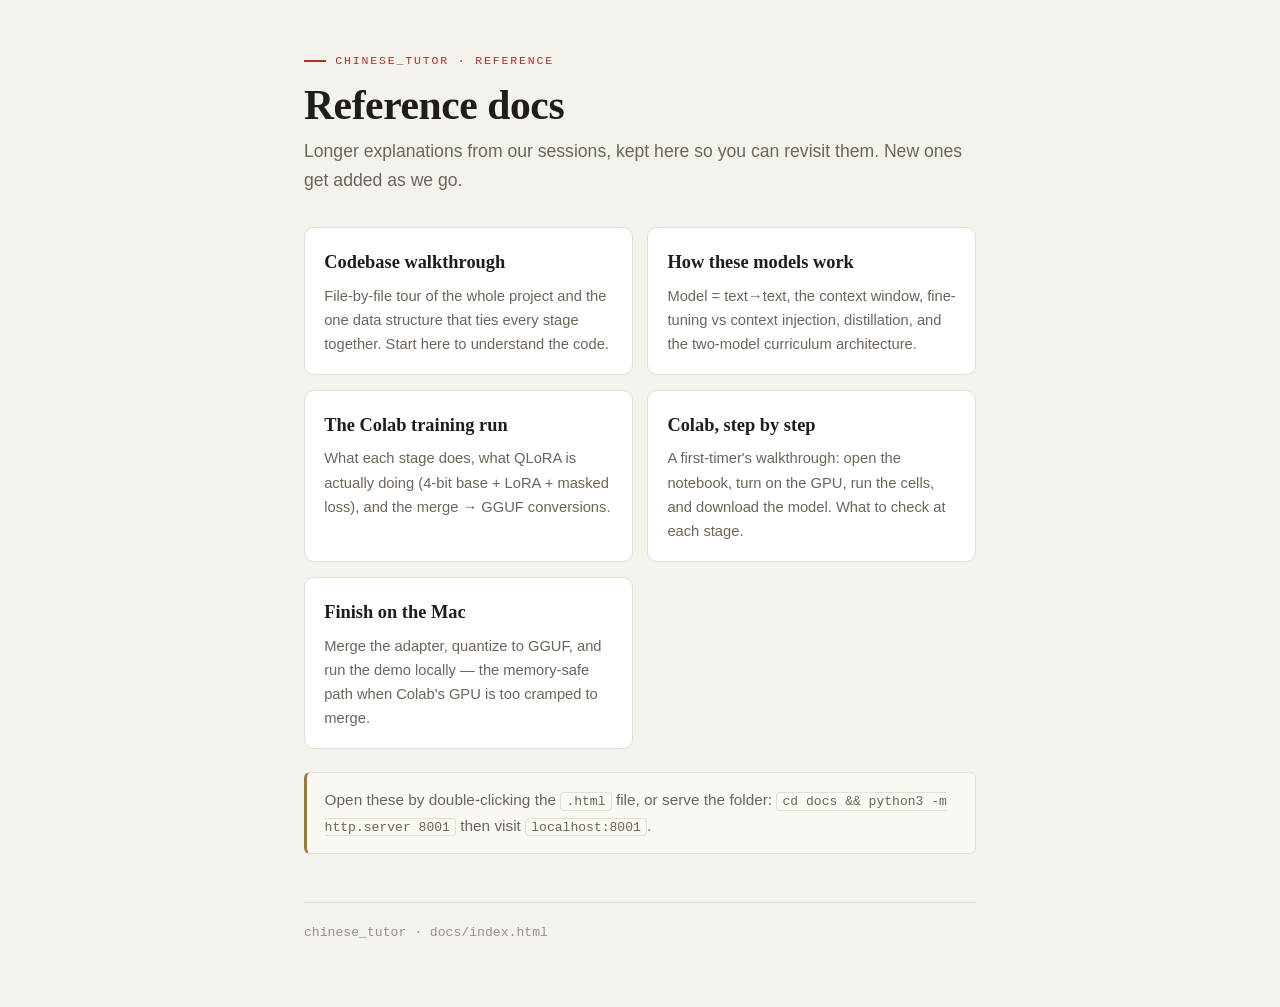
<file: docs/index.html>
<!doctype html>
<html lang="en">
<head>
<meta charset="utf-8">
<meta name="viewport" content="width=device-width, initial-scale=1">
<title>chinese_tutor — reference docs</title>
<link rel="stylesheet" href="style.css">
</head>
<body>
<div class="wrap">
  <p class="eyebrow">chinese_tutor · reference</p>
  <h1>Reference docs</h1>
  <p class="lead">Longer explanations from our sessions, kept here so you can revisit them. New ones get added as we go.</p>

  <div class="cardgrid">
    <a class="card" href="codebase-walkthrough.html">
      <h3>Codebase walkthrough</h3>
      <p>File-by-file tour of the whole project and the one data structure that ties every stage together. Start here to understand the code.</p>
    </a>
    <a class="card" href="how-llms-work.html">
      <h3>How these models work</h3>
      <p>Model = text→text, the context window, fine-tuning vs context injection, distillation, and the two-model curriculum architecture.</p>
    </a>
    <a class="card" href="training-run.html">
      <h3>The Colab training run</h3>
      <p>What each stage does, what QLoRA is actually doing (4-bit base + LoRA + masked loss), and the merge → GGUF conversions.</p>
    </a>
    <a class="card" href="colab-guide.html">
      <h3>Colab, step by step</h3>
      <p>A first-timer's walkthrough: open the notebook, turn on the GPU, run the cells, and download the model. What to check at each stage.</p>
    </a>
    <a class="card" href="finish-on-mac.html">
      <h3>Finish on the Mac</h3>
      <p>Merge the adapter, quantize to GGUF, and run the demo locally — the memory-safe path when Colab's GPU is too cramped to merge.</p>
    </a>
  </div>

  <div class="callout">Open these by double-clicking the <code>.html</code> file, or serve the folder: <code>cd docs &amp;&amp; python3 -m http.server 8001</code> then visit <code>localhost:8001</code>.</div>

  <div class="foot">chinese_tutor · docs/index.html</div>
</div>
</body>
</html>
</file>
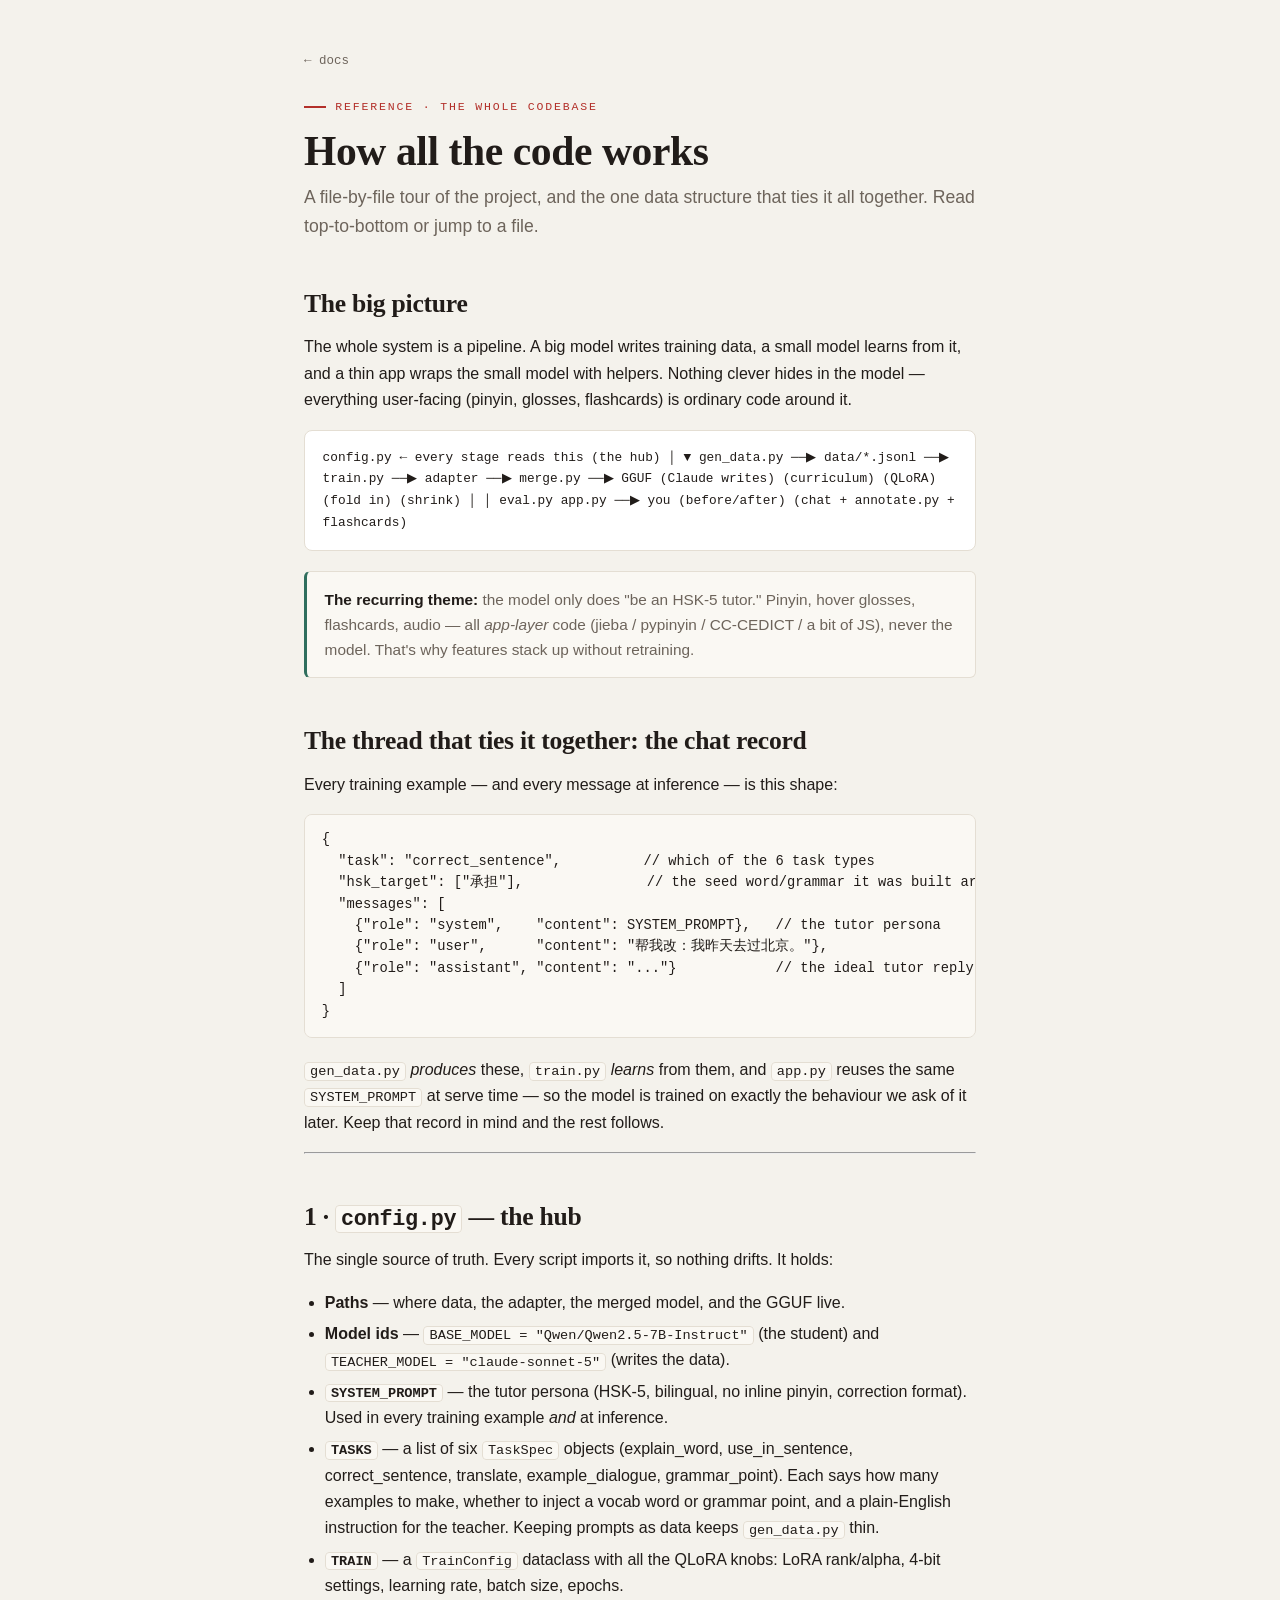
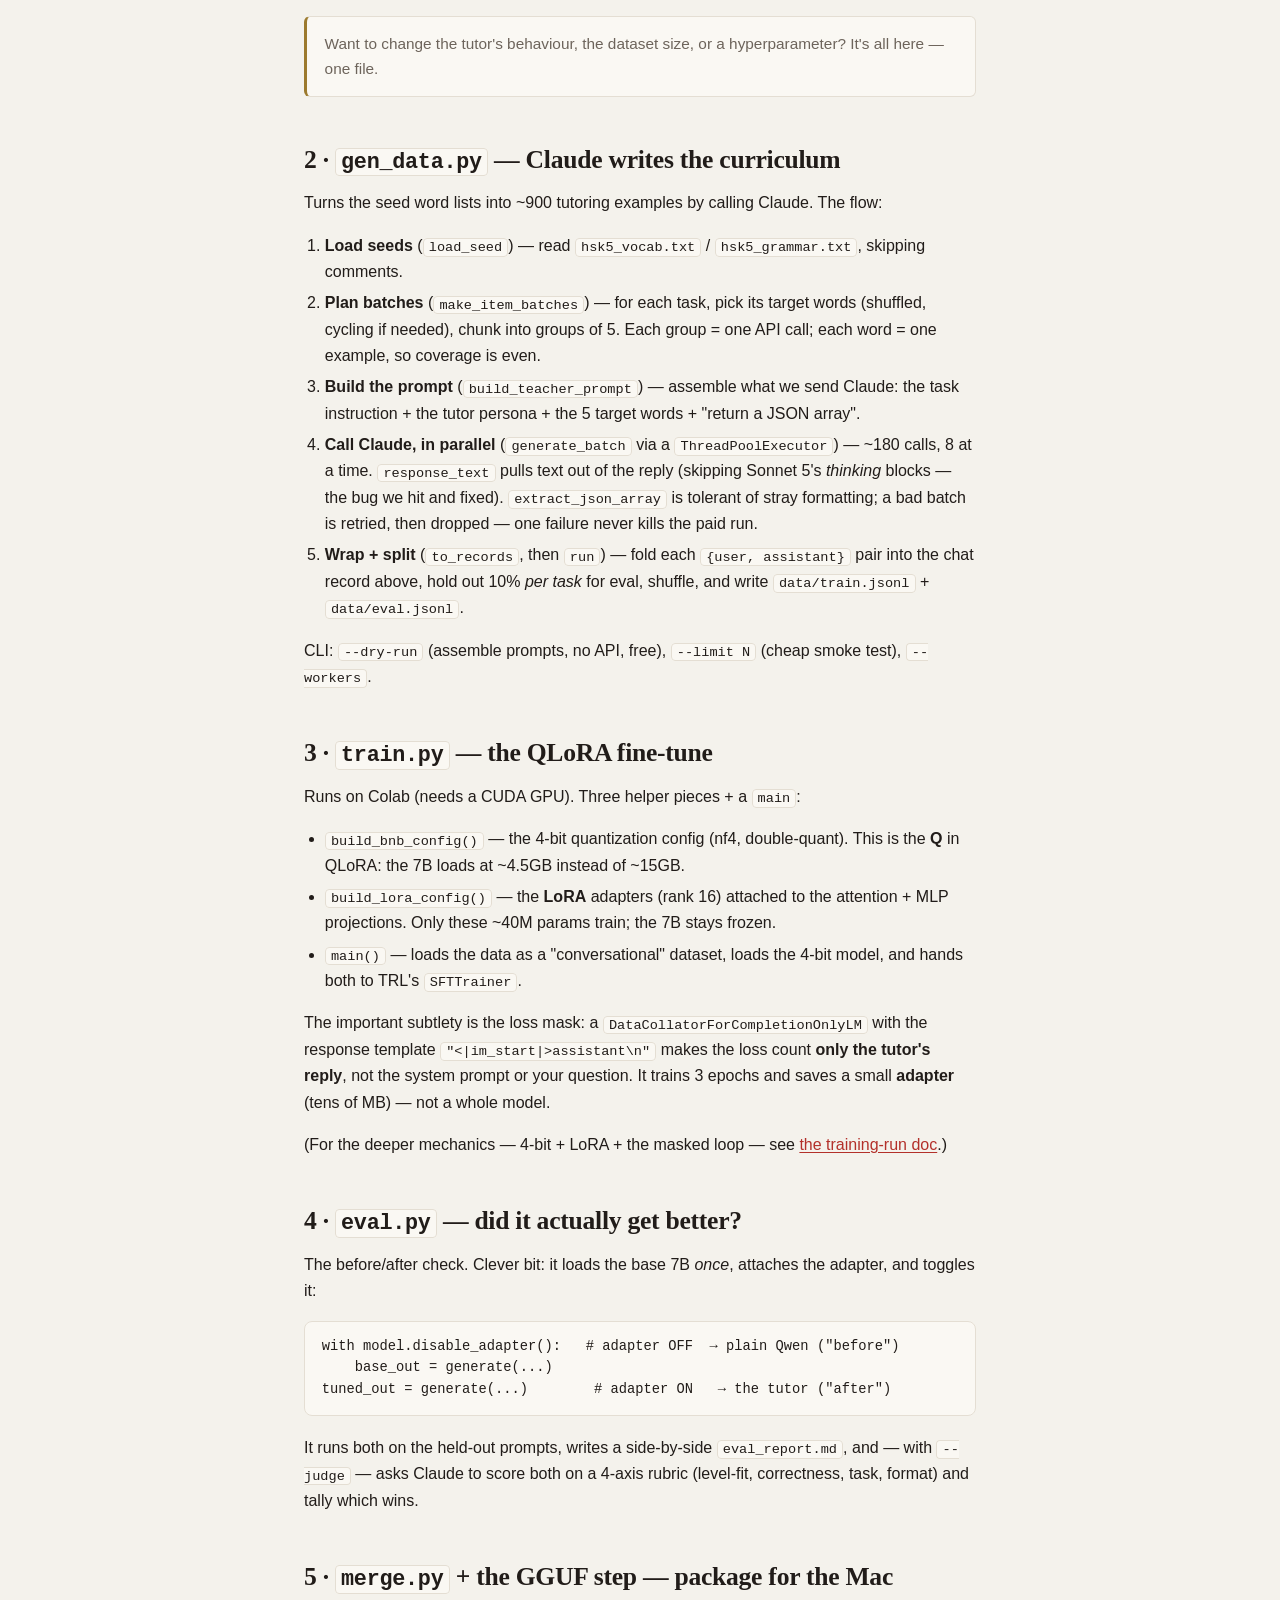
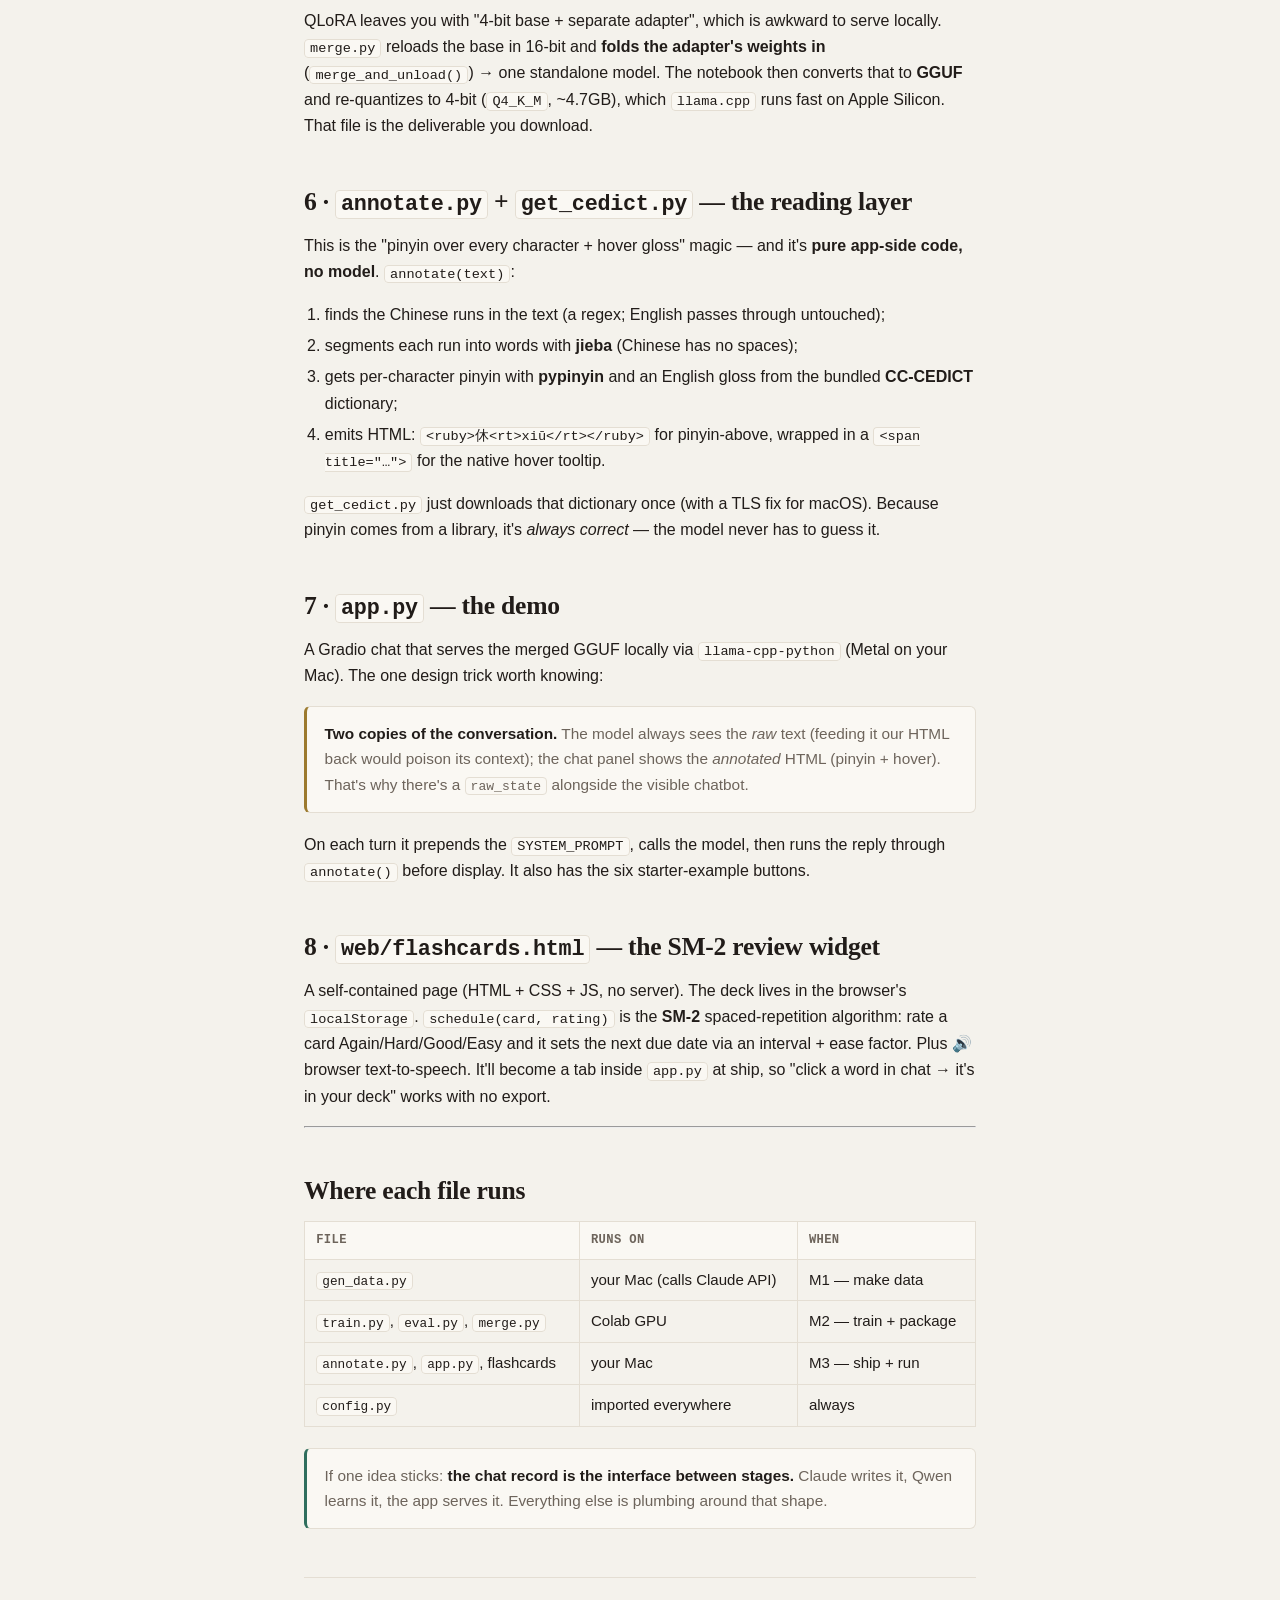
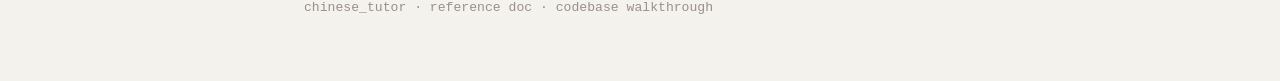
<file: docs/codebase-walkthrough.html>
<!doctype html>
<html lang="en">
<head>
<meta charset="utf-8">
<meta name="viewport" content="width=device-width, initial-scale=1">
<title>Codebase walkthrough — how it all works</title>
<link rel="stylesheet" href="style.css">
</head>
<body>
<div class="wrap">
  <p class="crumb"><a href="index.html">← docs</a></p>
  <p class="eyebrow">Reference · the whole codebase</p>
  <h1>How all the code works</h1>
  <p class="lead">A file-by-file tour of the project, and the one data structure that ties it all together. Read top-to-bottom or jump to a file.</p>

  <h2>The big picture</h2>
  <p>The whole system is a pipeline. A big model writes training data, a small model learns from it, and a thin app wraps the small model with helpers. Nothing clever hides in the model — everything user-facing (pinyin, glosses, flashcards) is ordinary code around it.</p>
  <div class="flow">config.py  ← every stage reads this (the hub)
   │
   ▼
gen_data.py ──▶ data/*.jsonl ──▶ train.py ──▶ adapter ──▶ merge.py ──▶ GGUF
 (Claude writes)   (curriculum)   (QLoRA)                (fold in)   (shrink)
                                     │                                  │
                                  eval.py                            app.py ──▶ you
                               (before/after)              (chat + annotate.py + flashcards)</div>
  <div class="callout jade"><strong>The recurring theme:</strong> the model only does "be an HSK-5 tutor." Pinyin, hover glosses, flashcards, audio — all <em>app-layer</em> code (jieba / pypinyin / CC-CEDICT / a bit of JS), never the model. That's why features stack up without retraining.</div>

  <h2>The thread that ties it together: the chat record</h2>
  <p>Every training example — and every message at inference — is this shape:</p>
  <pre><code>{
  "task": "correct_sentence",          // which of the 6 task types
  "hsk_target": ["承担"],               // the seed word/grammar it was built around
  "messages": [
    {"role": "system",    "content": SYSTEM_PROMPT},   // the tutor persona
    {"role": "user",      "content": "帮我改：我昨天去过北京。"},
    {"role": "assistant", "content": "..."}            // the ideal tutor reply
  ]
}</code></pre>
  <p><code>gen_data.py</code> <em>produces</em> these, <code>train.py</code> <em>learns</em> from them, and <code>app.py</code> reuses the same <code>SYSTEM_PROMPT</code> at serve time — so the model is trained on exactly the behaviour we ask of it later. Keep that record in mind and the rest follows.</p>

  <hr>

  <h2>1 · <code>config.py</code> — the hub</h2>
  <p>The single source of truth. Every script imports it, so nothing drifts. It holds:</p>
  <ul>
    <li><strong>Paths</strong> — where data, the adapter, the merged model, and the GGUF live.</li>
    <li><strong>Model ids</strong> — <code>BASE_MODEL = "Qwen/Qwen2.5-7B-Instruct"</code> (the student) and <code>TEACHER_MODEL = "claude-sonnet-5"</code> (writes the data).</li>
    <li><strong><code>SYSTEM_PROMPT</code></strong> — the tutor persona (HSK-5, bilingual, no inline pinyin, correction format). Used in every training example <em>and</em> at inference.</li>
    <li><strong><code>TASKS</code></strong> — a list of six <code>TaskSpec</code> objects (explain_word, use_in_sentence, correct_sentence, translate, example_dialogue, grammar_point). Each says how many examples to make, whether to inject a vocab word or grammar point, and a plain-English instruction for the teacher. Keeping prompts as data keeps <code>gen_data.py</code> thin.</li>
    <li><strong><code>TRAIN</code></strong> — a <code>TrainConfig</code> dataclass with all the QLoRA knobs: LoRA rank/alpha, 4-bit settings, learning rate, batch size, epochs.</li>
  </ul>
  <div class="callout">Want to change the tutor's behaviour, the dataset size, or a hyperparameter? It's all here — one file.</div>

  <h2>2 · <code>gen_data.py</code> — Claude writes the curriculum</h2>
  <p>Turns the seed word lists into ~900 tutoring examples by calling Claude. The flow:</p>
  <ol>
    <li><strong>Load seeds</strong> (<code>load_seed</code>) — read <code>hsk5_vocab.txt</code> / <code>hsk5_grammar.txt</code>, skipping comments.</li>
    <li><strong>Plan batches</strong> (<code>make_item_batches</code>) — for each task, pick its target words (shuffled, cycling if needed), chunk into groups of 5. Each group = one API call; each word = one example, so coverage is even.</li>
    <li><strong>Build the prompt</strong> (<code>build_teacher_prompt</code>) — assemble what we send Claude: the task instruction + the tutor persona + the 5 target words + "return a JSON array".</li>
    <li><strong>Call Claude, in parallel</strong> (<code>generate_batch</code> via a <code>ThreadPoolExecutor</code>) — ~180 calls, 8 at a time. <code>response_text</code> pulls text out of the reply (skipping Sonnet 5's <em>thinking</em> blocks — the bug we hit and fixed). <code>extract_json_array</code> is tolerant of stray formatting; a bad batch is retried, then dropped — one failure never kills the paid run.</li>
    <li><strong>Wrap + split</strong> (<code>to_records</code>, then <code>run</code>) — fold each <code>{user, assistant}</code> pair into the chat record above, hold out 10% <em>per task</em> for eval, shuffle, and write <code>data/train.jsonl</code> + <code>data/eval.jsonl</code>.</li>
  </ol>
  <p>CLI: <code>--dry-run</code> (assemble prompts, no API, free), <code>--limit N</code> (cheap smoke test), <code>--workers</code>.</p>

  <h2>3 · <code>train.py</code> — the QLoRA fine-tune</h2>
  <p>Runs on Colab (needs a CUDA GPU). Three helper pieces + a <code>main</code>:</p>
  <ul>
    <li><code>build_bnb_config()</code> — the 4-bit quantization config (nf4, double-quant). This is the <strong>Q</strong> in QLoRA: the 7B loads at ~4.5GB instead of ~15GB.</li>
    <li><code>build_lora_config()</code> — the <strong>LoRA</strong> adapters (rank 16) attached to the attention + MLP projections. Only these ~40M params train; the 7B stays frozen.</li>
    <li><code>main()</code> — loads the data as a "conversational" dataset, loads the 4-bit model, and hands both to TRL's <code>SFTTrainer</code>.</li>
  </ul>
  <p>The important subtlety is the loss mask: a <code>DataCollatorForCompletionOnlyLM</code> with the response template <code>"&lt;|im_start|&gt;assistant\n"</code> makes the loss count <strong>only the tutor's reply</strong>, not the system prompt or your question. It trains 3 epochs and saves a small <strong>adapter</strong> (tens of MB) — not a whole model.</p>
  <p>(For the deeper mechanics — 4-bit + LoRA + the masked loop — see <a href="training-run.html">the training-run doc</a>.)</p>

  <h2>4 · <code>eval.py</code> — did it actually get better?</h2>
  <p>The before/after check. Clever bit: it loads the base 7B <em>once</em>, attaches the adapter, and toggles it:</p>
  <pre><code>with model.disable_adapter():   # adapter OFF  → plain Qwen ("before")
    base_out = generate(...)
tuned_out = generate(...)        # adapter ON   → the tutor ("after")</code></pre>
  <p>It runs both on the held-out prompts, writes a side-by-side <code>eval_report.md</code>, and — with <code>--judge</code> — asks Claude to score both on a 4-axis rubric (level-fit, correctness, task, format) and tally which wins.</p>

  <h2>5 · <code>merge.py</code> + the GGUF step — package for the Mac</h2>
  <p>QLoRA leaves you with "4-bit base + separate adapter", which is awkward to serve locally. <code>merge.py</code> reloads the base in 16-bit and <strong>folds the adapter's weights in</strong> (<code>merge_and_unload()</code>) → one standalone model. The notebook then converts that to <strong>GGUF</strong> and re-quantizes to 4-bit (<code>Q4_K_M</code>, ~4.7GB), which <code>llama.cpp</code> runs fast on Apple Silicon. That file is the deliverable you download.</p>

  <h2>6 · <code>annotate.py</code> + <code>get_cedict.py</code> — the reading layer</h2>
  <p>This is the "pinyin over every character + hover gloss" magic — and it's <strong>pure app-side code, no model</strong>. <code>annotate(text)</code>:</p>
  <ol>
    <li>finds the Chinese runs in the text (a regex; English passes through untouched);</li>
    <li>segments each run into words with <strong>jieba</strong> (Chinese has no spaces);</li>
    <li>gets per-character pinyin with <strong>pypinyin</strong> and an English gloss from the bundled <strong>CC-CEDICT</strong> dictionary;</li>
    <li>emits HTML: <code>&lt;ruby&gt;休&lt;rt&gt;xiū&lt;/rt&gt;&lt;/ruby&gt;</code> for pinyin-above, wrapped in a <code>&lt;span title="…"&gt;</code> for the native hover tooltip.</li>
  </ol>
  <p><code>get_cedict.py</code> just downloads that dictionary once (with a TLS fix for macOS). Because pinyin comes from a library, it's <em>always correct</em> — the model never has to guess it.</p>

  <h2>7 · <code>app.py</code> — the demo</h2>
  <p>A Gradio chat that serves the merged GGUF locally via <code>llama-cpp-python</code> (Metal on your Mac). The one design trick worth knowing:</p>
  <div class="callout"><strong>Two copies of the conversation.</strong> The model always sees the <em>raw</em> text (feeding it our HTML back would poison its context); the chat panel shows the <em>annotated</em> HTML (pinyin + hover). That's why there's a <code>raw_state</code> alongside the visible chatbot.</div>
  <p>On each turn it prepends the <code>SYSTEM_PROMPT</code>, calls the model, then runs the reply through <code>annotate()</code> before display. It also has the six starter-example buttons.</p>

  <h2>8 · <code>web/flashcards.html</code> — the SM-2 review widget</h2>
  <p>A self-contained page (HTML + CSS + JS, no server). The deck lives in the browser's <code>localStorage</code>. <code>schedule(card, rating)</code> is the <strong>SM-2</strong> spaced-repetition algorithm: rate a card Again/Hard/Good/Easy and it sets the next due date via an interval + ease factor. Plus 🔊 browser text-to-speech. It'll become a tab inside <code>app.py</code> at ship, so "click a word in chat → it's in your deck" works with no export.</p>

  <hr>

  <h2>Where each file runs</h2>
  <table>
    <thead><tr><th>File</th><th>Runs on</th><th>When</th></tr></thead>
    <tbody>
      <tr><td><code>gen_data.py</code></td><td>your Mac (calls Claude API)</td><td>M1 — make data</td></tr>
      <tr><td><code>train.py</code>, <code>eval.py</code>, <code>merge.py</code></td><td>Colab GPU</td><td>M2 — train + package</td></tr>
      <tr><td><code>annotate.py</code>, <code>app.py</code>, flashcards</td><td>your Mac</td><td>M3 — ship + run</td></tr>
      <tr><td><code>config.py</code></td><td>imported everywhere</td><td>always</td></tr>
    </tbody>
  </table>

  <div class="callout jade">If one idea sticks: <strong>the chat record is the interface between stages.</strong> Claude writes it, Qwen learns it, the app serves it. Everything else is plumbing around that shape.</div>

  <div class="foot">chinese_tutor · reference doc · codebase walkthrough</div>
</div>
</body>
</html>
</file>
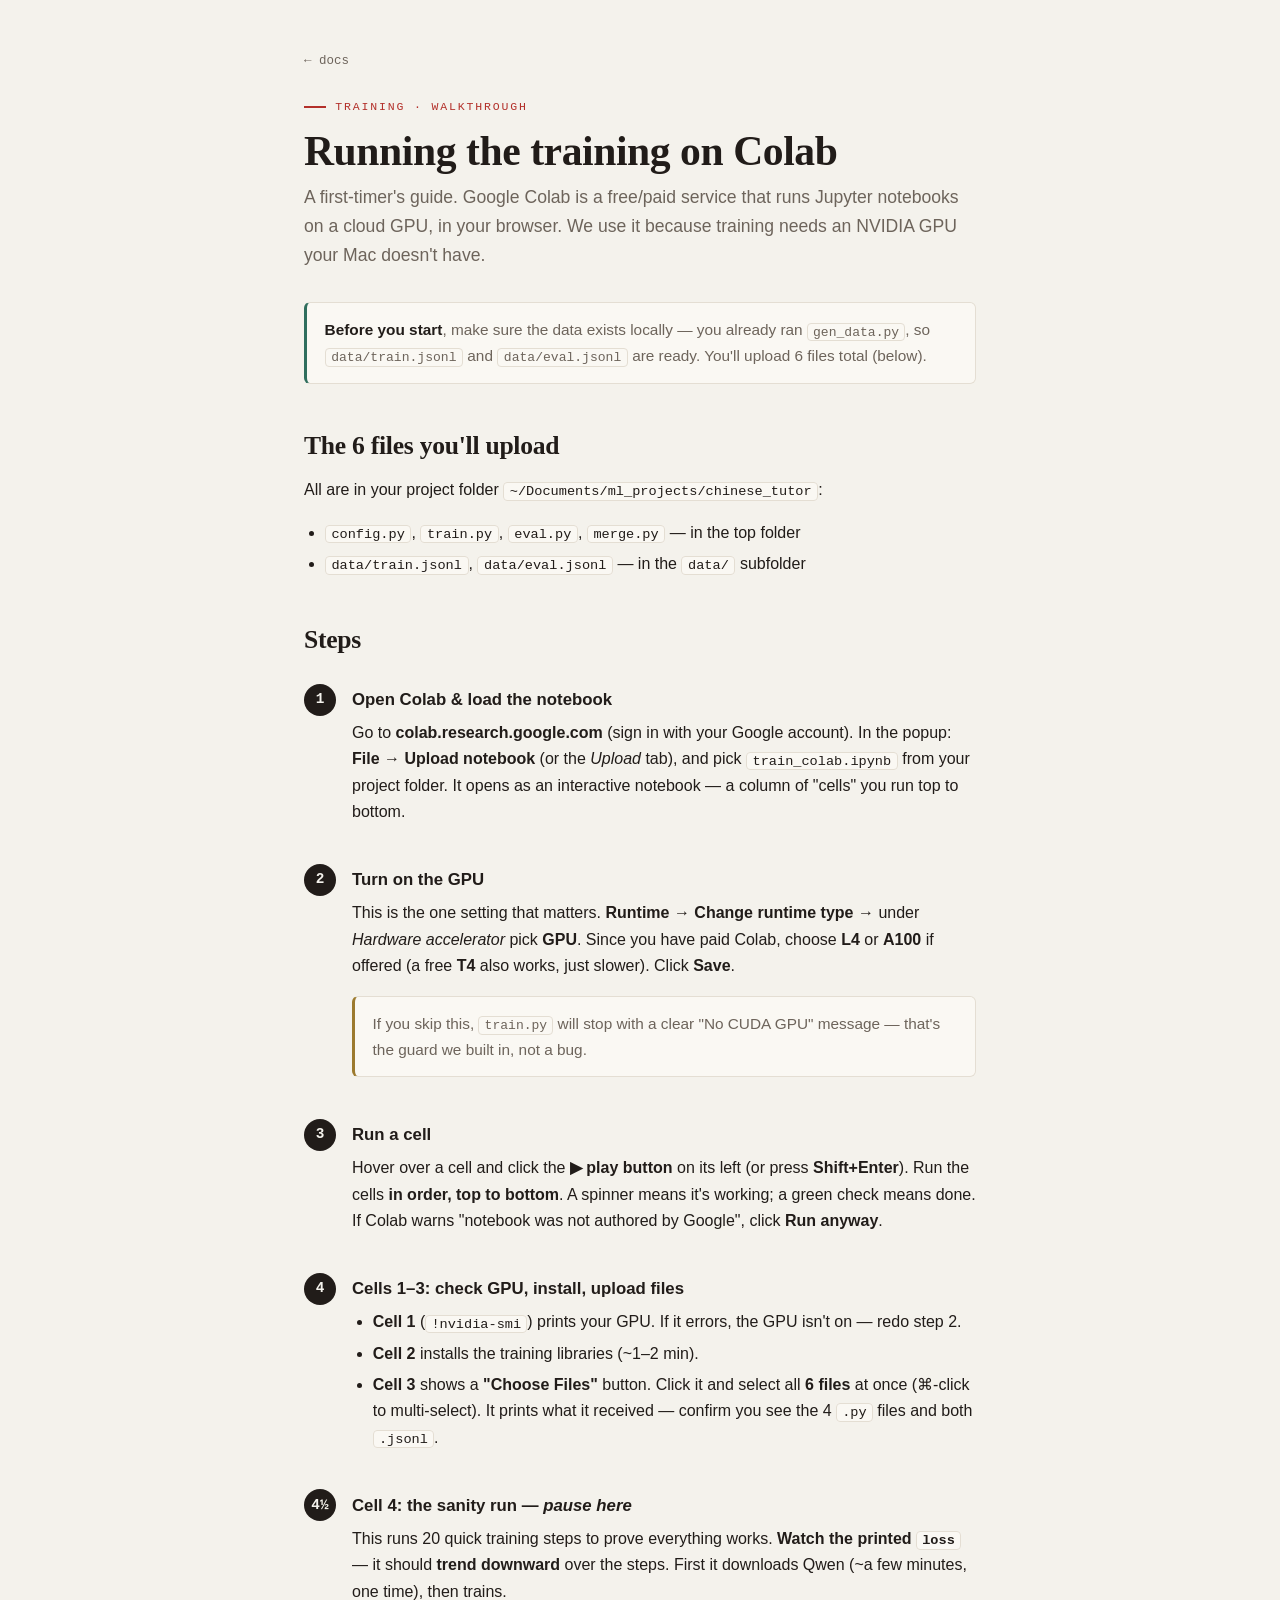
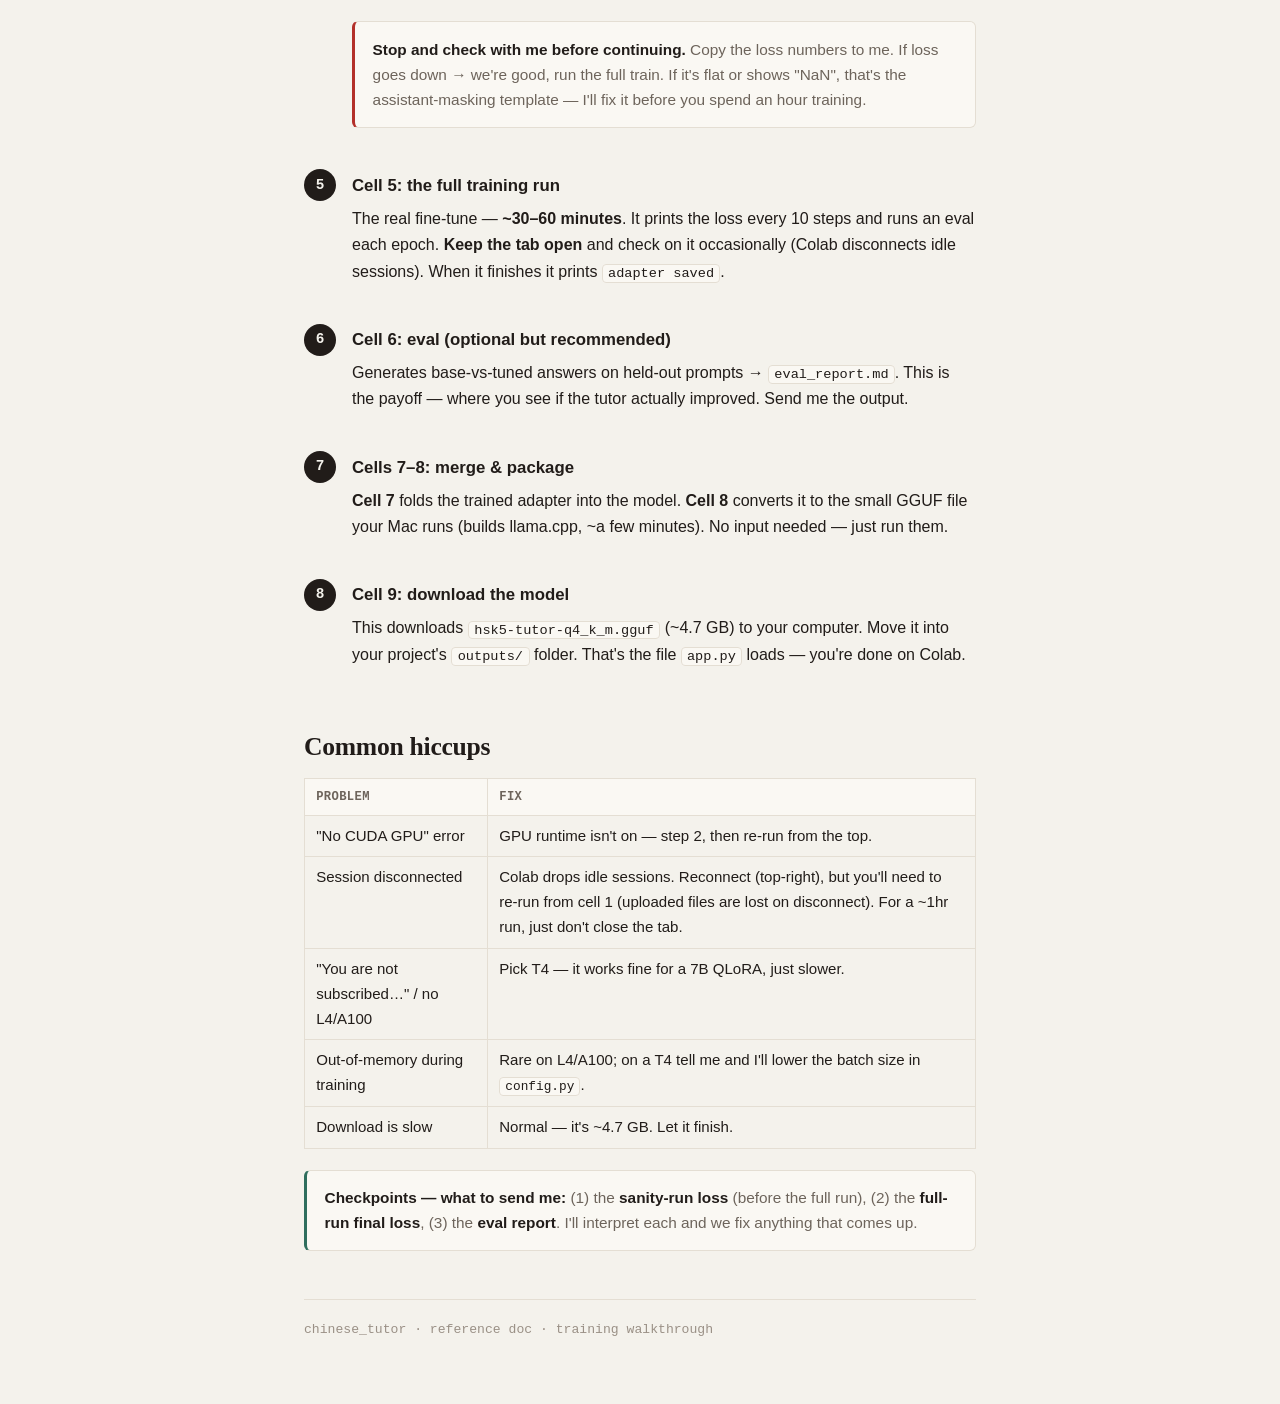
<file: docs/colab-guide.html>
<!doctype html>
<html lang="en">
<head>
<meta charset="utf-8">
<meta name="viewport" content="width=device-width, initial-scale=1">
<title>Running the training on Colab — step by step</title>
<link rel="stylesheet" href="style.css">
<style>
  .step { display:flex; gap:1rem; margin:1.4rem 0; }
  .step .n { flex:none; width:2rem; height:2rem; display:grid; place-items:center; border-radius:50%; background:var(--ink); color:var(--ground); font-family:var(--mono); font-weight:600; font-size:.9rem; }
  .step .body { flex:1; }
  .step .body h3 { margin:.15rem 0 .4rem; }
  .path { font-family:var(--mono); font-size:.85em; background:var(--surface-2); border:1px solid var(--line); padding:.05rem .35rem; border-radius:4px; white-space:nowrap; }
</style>
</head>
<body>
<div class="wrap">
  <p class="crumb"><a href="index.html">← docs</a></p>
  <p class="eyebrow">Training · walkthrough</p>
  <h1>Running the training on Colab</h1>
  <p class="lead">A first-timer's guide. Google Colab is a free/paid service that runs Jupyter notebooks on a cloud GPU, in your browser. We use it because training needs an NVIDIA GPU your Mac doesn't have.</p>

  <div class="callout jade"><strong>Before you start</strong>, make sure the data exists locally — you already ran <code>gen_data.py</code>, so <span class="path">data/train.jsonl</span> and <span class="path">data/eval.jsonl</span> are ready. You'll upload 6 files total (below).</div>

  <h2>The 6 files you'll upload</h2>
  <p>All are in your project folder <span class="path">~/Documents/ml_projects/chinese_tutor</span>:</p>
  <ul>
    <li><span class="path">config.py</span>, <span class="path">train.py</span>, <span class="path">eval.py</span>, <span class="path">merge.py</span> — in the top folder</li>
    <li><span class="path">data/train.jsonl</span>, <span class="path">data/eval.jsonl</span> — in the <span class="path">data/</span> subfolder</li>
  </ul>

  <h2>Steps</h2>

  <div class="step"><div class="n">1</div><div class="body">
    <h3>Open Colab &amp; load the notebook</h3>
    <p>Go to <strong>colab.research.google.com</strong> (sign in with your Google account). In the popup: <strong>File → Upload notebook</strong> (or the <em>Upload</em> tab), and pick <span class="path">train_colab.ipynb</span> from your project folder. It opens as an interactive notebook — a column of "cells" you run top to bottom.</p>
  </div></div>

  <div class="step"><div class="n">2</div><div class="body">
    <h3>Turn on the GPU</h3>
    <p>This is the one setting that matters. <strong>Runtime → Change runtime type</strong> → under <em>Hardware accelerator</em> pick <strong>GPU</strong>. Since you have paid Colab, choose <strong>L4</strong> or <strong>A100</strong> if offered (a free <strong>T4</strong> also works, just slower). Click <strong>Save</strong>.</p>
    <div class="callout">If you skip this, <code>train.py</code> will stop with a clear "No CUDA GPU" message — that's the guard we built in, not a bug.</div>
  </div></div>

  <div class="step"><div class="n">3</div><div class="body">
    <h3>Run a cell</h3>
    <p>Hover over a cell and click the <strong>▶ play button</strong> on its left (or press <strong>Shift+Enter</strong>). Run the cells <strong>in order, top to bottom</strong>. A spinner means it's working; a green check means done. If Colab warns "notebook was not authored by Google", click <strong>Run anyway</strong>.</p>
  </div></div>

  <div class="step"><div class="n">4</div><div class="body">
    <h3>Cells 1–3: check GPU, install, upload files</h3>
    <ul>
      <li><strong>Cell 1</strong> (<code>!nvidia-smi</code>) prints your GPU. If it errors, the GPU isn't on — redo step 2.</li>
      <li><strong>Cell 2</strong> installs the training libraries (~1–2 min).</li>
      <li><strong>Cell 3</strong> shows a <strong>"Choose Files"</strong> button. Click it and select all <strong>6 files</strong> at once (⌘-click to multi-select). It prints what it received — confirm you see the 4 <code>.py</code> files and both <code>.jsonl</code>.</li>
    </ul>
  </div></div>

  <div class="step"><div class="n">4½</div><div class="body">
    <h3>Cell 4: the sanity run — <em>pause here</em></h3>
    <p>This runs 20 quick training steps to prove everything works. <strong>Watch the printed <code>loss</code></strong> — it should <strong>trend downward</strong> over the steps. First it downloads Qwen (~a few minutes, one time), then trains.</p>
    <div class="callout seal"><strong>Stop and check with me before continuing.</strong> Copy the loss numbers to me. If loss goes down → we're good, run the full train. If it's flat or shows "NaN", that's the assistant-masking template — I'll fix it before you spend an hour training.</div>
  </div></div>

  <div class="step"><div class="n">5</div><div class="body">
    <h3>Cell 5: the full training run</h3>
    <p>The real fine-tune — <strong>~30–60 minutes</strong>. It prints the loss every 10 steps and runs an eval each epoch. <strong>Keep the tab open</strong> and check on it occasionally (Colab disconnects idle sessions). When it finishes it prints <code>adapter saved</code>.</p>
  </div></div>

  <div class="step"><div class="n">6</div><div class="body">
    <h3>Cell 6: eval (optional but recommended)</h3>
    <p>Generates base-vs-tuned answers on held-out prompts → <code>eval_report.md</code>. This is the payoff — where you see if the tutor actually improved. Send me the output.</p>
  </div></div>

  <div class="step"><div class="n">7</div><div class="body">
    <h3>Cells 7–8: merge &amp; package</h3>
    <p><strong>Cell 7</strong> folds the trained adapter into the model. <strong>Cell 8</strong> converts it to the small GGUF file your Mac runs (builds llama.cpp, ~a few minutes). No input needed — just run them.</p>
  </div></div>

  <div class="step"><div class="n">8</div><div class="body">
    <h3>Cell 9: download the model</h3>
    <p>This downloads <span class="path">hsk5-tutor-q4_k_m.gguf</span> (~4.7 GB) to your computer. Move it into your project's <span class="path">outputs/</span> folder. That's the file <code>app.py</code> loads — you're done on Colab.</p>
  </div></div>

  <h2>Common hiccups</h2>
  <table>
    <thead><tr><th>Problem</th><th>Fix</th></tr></thead>
    <tbody>
      <tr><td>"No CUDA GPU" error</td><td>GPU runtime isn't on — step 2, then re-run from the top.</td></tr>
      <tr><td>Session disconnected</td><td>Colab drops idle sessions. Reconnect (top-right), but you'll need to re-run from cell 1 (uploaded files are lost on disconnect). For a ~1hr run, just don't close the tab.</td></tr>
      <tr><td>"You are not subscribed…" / no L4/A100</td><td>Pick T4 — it works fine for a 7B QLoRA, just slower.</td></tr>
      <tr><td>Out-of-memory during training</td><td>Rare on L4/A100; on a T4 tell me and I'll lower the batch size in <code>config.py</code>.</td></tr>
      <tr><td>Download is slow</td><td>Normal — it's ~4.7 GB. Let it finish.</td></tr>
    </tbody>
  </table>

  <div class="callout jade"><strong>Checkpoints — what to send me:</strong> (1) the <strong>sanity-run loss</strong> (before the full run), (2) the <strong>full-run final loss</strong>, (3) the <strong>eval report</strong>. I'll interpret each and we fix anything that comes up.</div>

  <div class="foot">chinese_tutor · reference doc · training walkthrough</div>
</div>
</body>
</html>
</file>
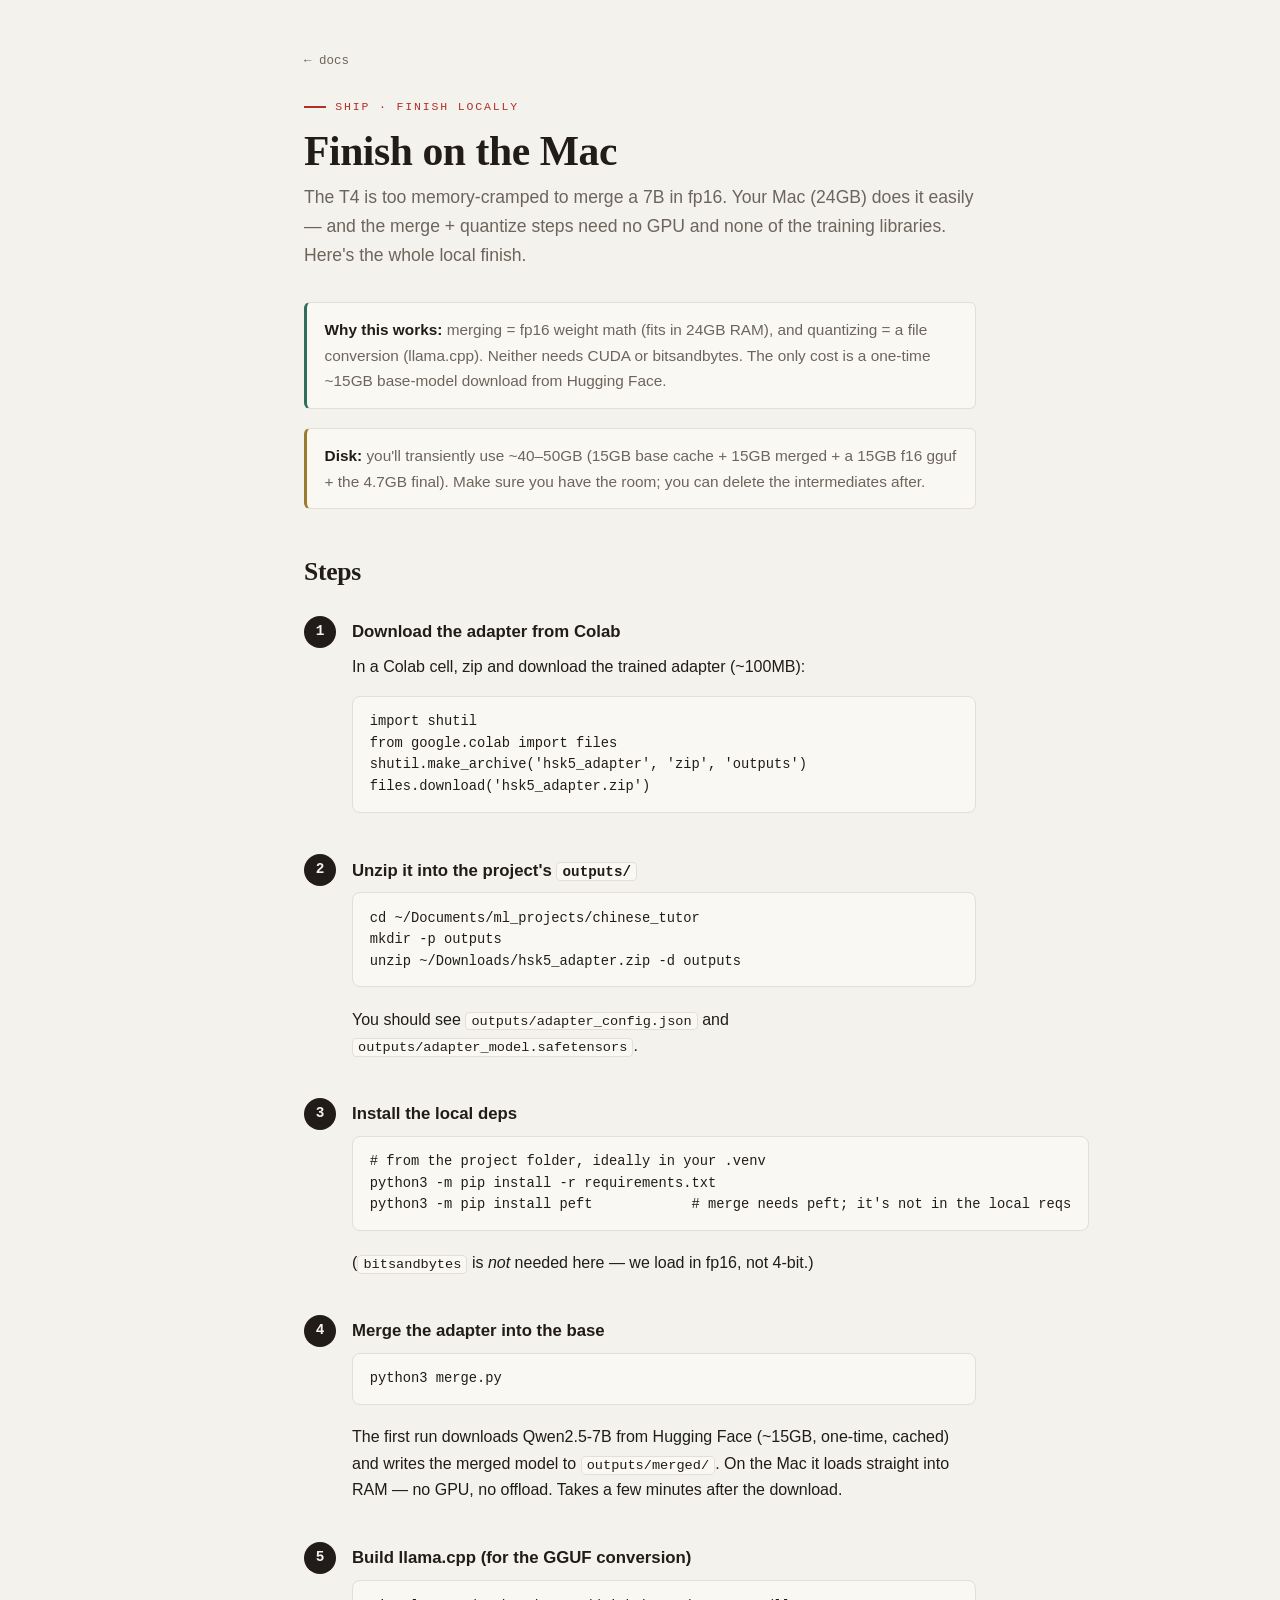
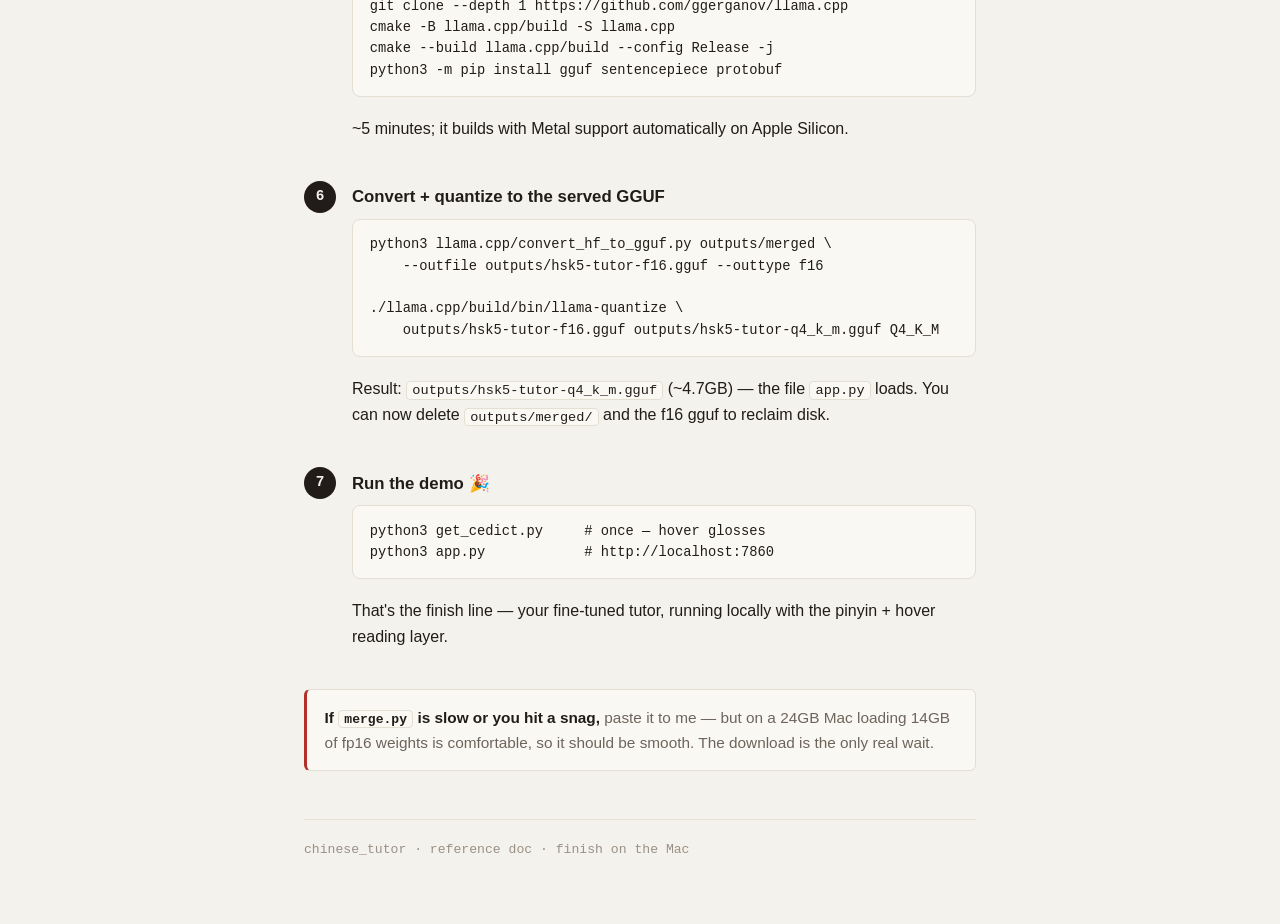
<file: docs/finish-on-mac.html>
<!doctype html>
<html lang="en">
<head>
<meta charset="utf-8">
<meta name="viewport" content="width=device-width, initial-scale=1">
<title>Finish on the Mac — merge, quantize, run</title>
<link rel="stylesheet" href="style.css">
<style>
  .step { display:flex; gap:1rem; margin:1.4rem 0; }
  .step .n { flex:none; width:2rem; height:2rem; display:grid; place-items:center; border-radius:50%; background:var(--ink); color:var(--ground); font-family:var(--mono); font-weight:600; font-size:.9rem; }
  .step .body { flex:1; }
  .step .body h3 { margin:.15rem 0 .5rem; }
</style>
</head>
<body>
<div class="wrap">
  <p class="crumb"><a href="index.html">← docs</a></p>
  <p class="eyebrow">Ship · finish locally</p>
  <h1>Finish on the Mac</h1>
  <p class="lead">The T4 is too memory-cramped to merge a 7B in fp16. Your Mac (24GB) does it easily — and the merge + quantize steps need no GPU and none of the training libraries. Here's the whole local finish.</p>

  <div class="callout jade"><strong>Why this works:</strong> merging = fp16 weight math (fits in 24GB RAM), and quantizing = a file conversion (llama.cpp). Neither needs CUDA or bitsandbytes. The only cost is a one-time ~15GB base-model download from Hugging Face.</div>

  <div class="callout"><strong>Disk:</strong> you'll transiently use ~40–50GB (15GB base cache + 15GB merged + a 15GB f16 gguf + the 4.7GB final). Make sure you have the room; you can delete the intermediates after.</div>

  <h2>Steps</h2>

  <div class="step"><div class="n">1</div><div class="body">
    <h3>Download the adapter from Colab</h3>
    <p>In a Colab cell, zip and download the trained adapter (~100MB):</p>
    <pre><code>import shutil
from google.colab import files
shutil.make_archive('hsk5_adapter', 'zip', 'outputs')
files.download('hsk5_adapter.zip')</code></pre>
  </div></div>

  <div class="step"><div class="n">2</div><div class="body">
    <h3>Unzip it into the project's <code>outputs/</code></h3>
    <pre><code>cd ~/Documents/ml_projects/chinese_tutor
mkdir -p outputs
unzip ~/Downloads/hsk5_adapter.zip -d outputs</code></pre>
    <p>You should see <code>outputs/adapter_config.json</code> and <code>outputs/adapter_model.safetensors</code>.</p>
  </div></div>

  <div class="step"><div class="n">3</div><div class="body">
    <h3>Install the local deps</h3>
    <pre><code># from the project folder, ideally in your .venv
python3 -m pip install -r requirements.txt
python3 -m pip install peft            # merge needs peft; it's not in the local reqs</code></pre>
    <p>(<code>bitsandbytes</code> is <em>not</em> needed here — we load in fp16, not 4-bit.)</p>
  </div></div>

  <div class="step"><div class="n">4</div><div class="body">
    <h3>Merge the adapter into the base</h3>
    <pre><code>python3 merge.py</code></pre>
    <p>The first run downloads Qwen2.5-7B from Hugging Face (~15GB, one-time, cached) and writes the merged model to <code>outputs/merged/</code>. On the Mac it loads straight into RAM — no GPU, no offload. Takes a few minutes after the download.</p>
  </div></div>

  <div class="step"><div class="n">5</div><div class="body">
    <h3>Build llama.cpp (for the GGUF conversion)</h3>
    <pre><code>git clone --depth 1 https://github.com/ggerganov/llama.cpp
cmake -B llama.cpp/build -S llama.cpp
cmake --build llama.cpp/build --config Release -j
python3 -m pip install gguf sentencepiece protobuf</code></pre>
    <p>~5 minutes; it builds with Metal support automatically on Apple Silicon.</p>
  </div></div>

  <div class="step"><div class="n">6</div><div class="body">
    <h3>Convert + quantize to the served GGUF</h3>
    <pre><code>python3 llama.cpp/convert_hf_to_gguf.py outputs/merged \
    --outfile outputs/hsk5-tutor-f16.gguf --outtype f16

./llama.cpp/build/bin/llama-quantize \
    outputs/hsk5-tutor-f16.gguf outputs/hsk5-tutor-q4_k_m.gguf Q4_K_M</code></pre>
    <p>Result: <code>outputs/hsk5-tutor-q4_k_m.gguf</code> (~4.7GB) — the file <code>app.py</code> loads. You can now delete <code>outputs/merged/</code> and the f16 gguf to reclaim disk.</p>
  </div></div>

  <div class="step"><div class="n">7</div><div class="body">
    <h3>Run the demo 🎉</h3>
    <pre><code>python3 get_cedict.py     # once — hover glosses
python3 app.py            # http://localhost:7860</code></pre>
    <p>That's the finish line — your fine-tuned tutor, running locally with the pinyin + hover reading layer.</p>
  </div></div>

  <div class="callout seal"><strong>If <code>merge.py</code> is slow or you hit a snag,</strong> paste it to me — but on a 24GB Mac loading 14GB of fp16 weights is comfortable, so it should be smooth. The download is the only real wait.</div>

  <div class="foot">chinese_tutor · reference doc · finish on the Mac</div>
</div>
</body>
</html>
</file>
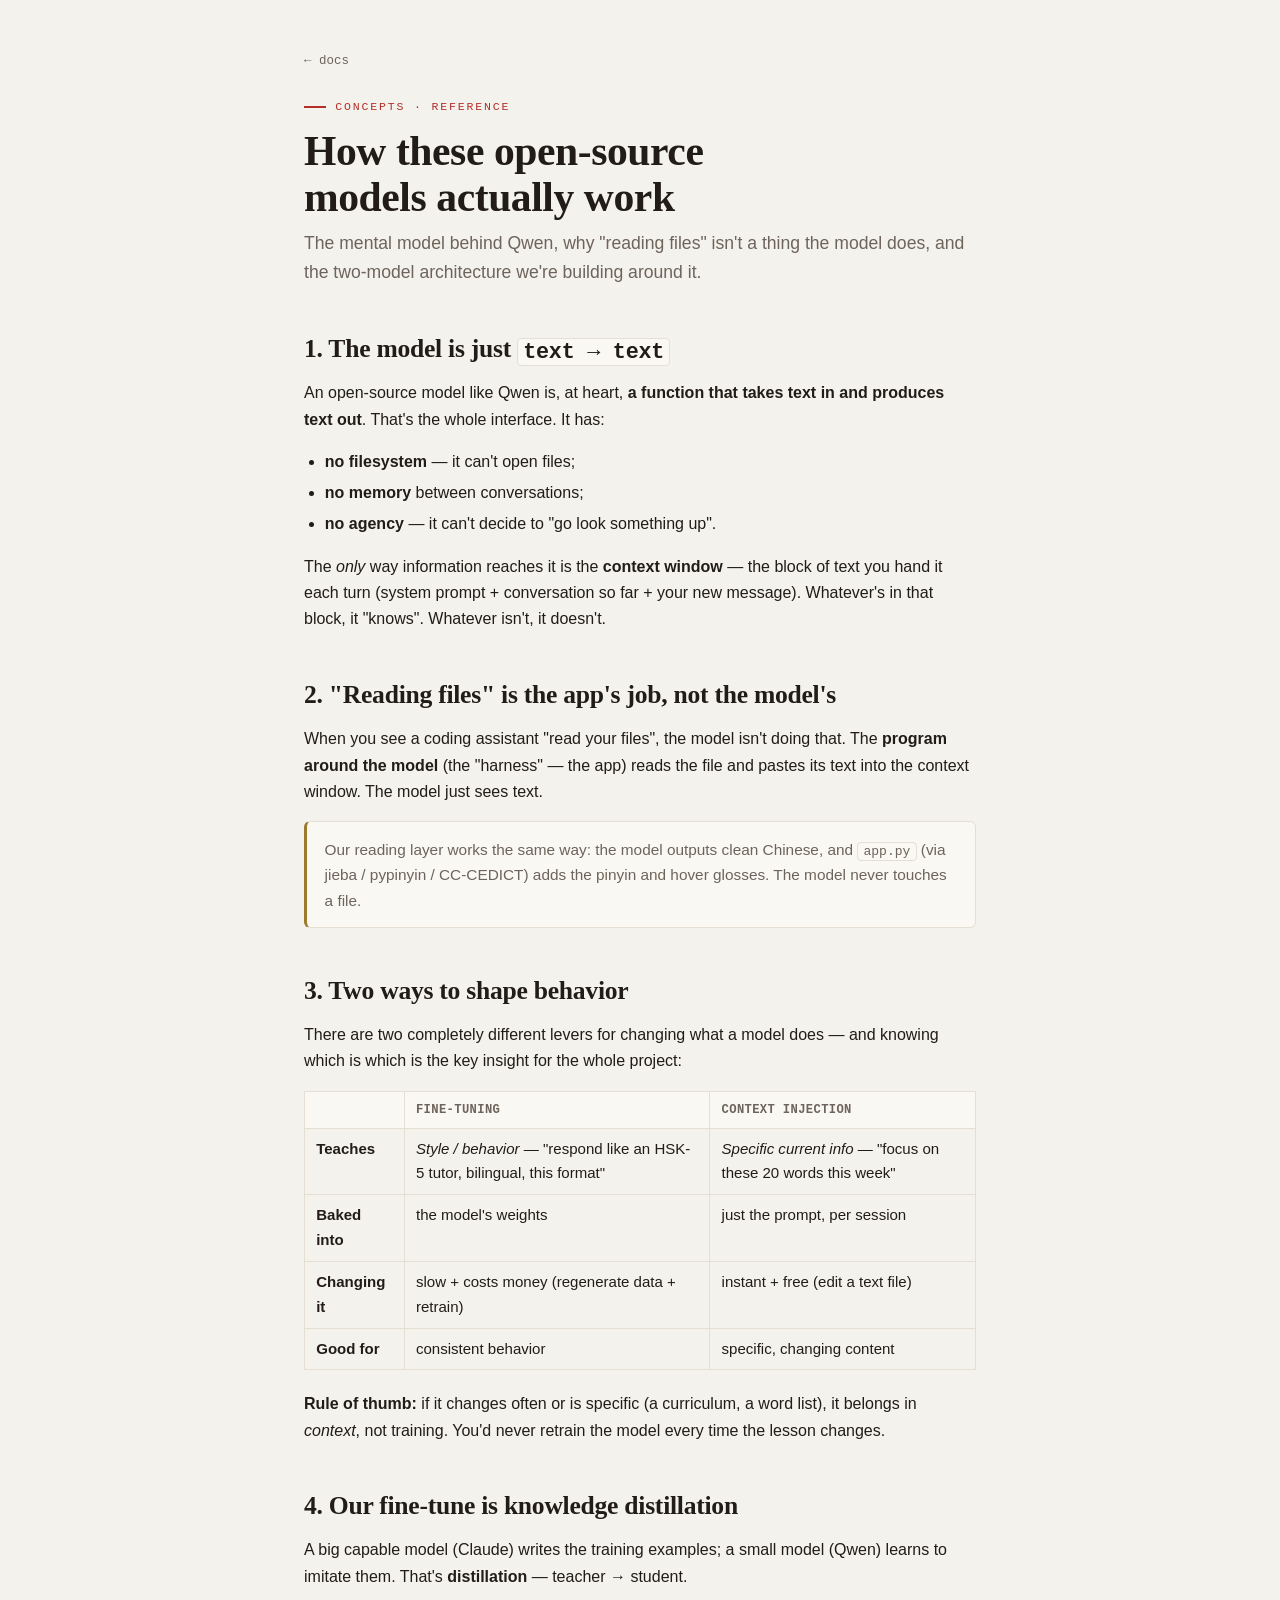
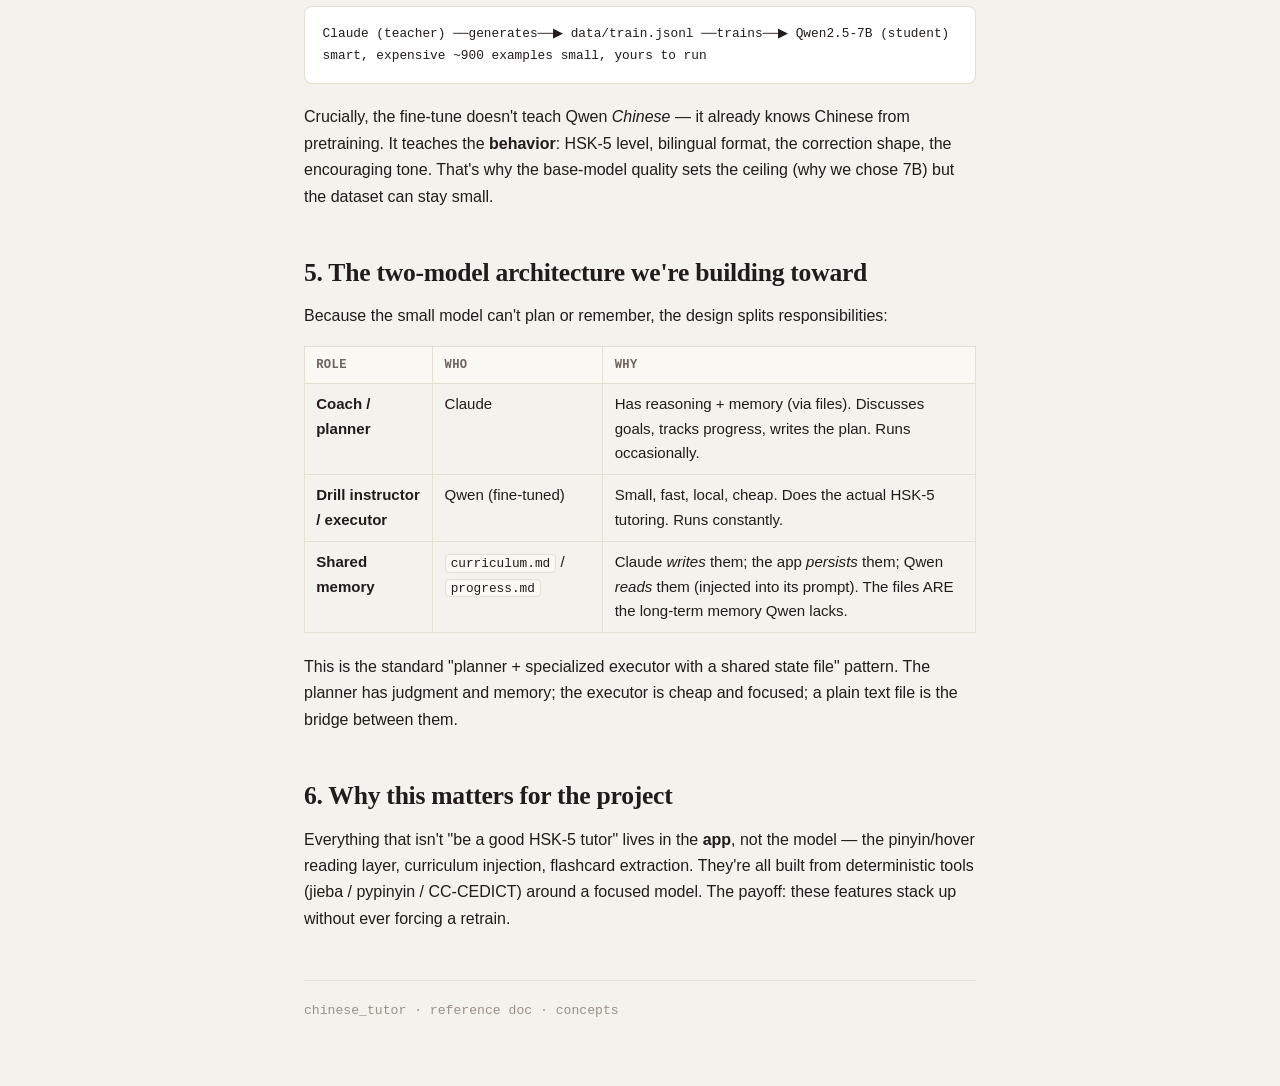
<file: docs/how-llms-work.html>
<!doctype html>
<html lang="en">
<head>
<meta charset="utf-8">
<meta name="viewport" content="width=device-width, initial-scale=1">
<title>How these open-source models work</title>
<link rel="stylesheet" href="style.css">
</head>
<body>
<div class="wrap">
  <p class="crumb"><a href="index.html">← docs</a></p>
  <p class="eyebrow">Concepts · reference</p>
  <h1>How these open-source models actually work</h1>
  <p class="lead">The mental model behind Qwen, why "reading files" isn't a thing the model does, and the two-model architecture we're building around it.</p>

  <h2>1. The model is just <code>text → text</code></h2>
  <p>An open-source model like Qwen is, at heart, <strong>a function that takes text in and produces text out</strong>. That's the whole interface. It has:</p>
  <ul>
    <li><strong>no filesystem</strong> — it can't open files;</li>
    <li><strong>no memory</strong> between conversations;</li>
    <li><strong>no agency</strong> — it can't decide to "go look something up".</li>
  </ul>
  <p>The <em>only</em> way information reaches it is the <strong>context window</strong> — the block of text you hand it each turn (system prompt + conversation so far + your new message). Whatever's in that block, it "knows". Whatever isn't, it doesn't.</p>

  <h2>2. "Reading files" is the app's job, not the model's</h2>
  <p>When you see a coding assistant "read your files", the model isn't doing that. The <strong>program around the model</strong> (the "harness" — the app) reads the file and pastes its text into the context window. The model just sees text.</p>
  <div class="callout">Our reading layer works the same way: the model outputs clean Chinese, and <code>app.py</code> (via jieba / pypinyin / CC-CEDICT) adds the pinyin and hover glosses. The model never touches a file.</div>

  <h2>3. Two ways to shape behavior</h2>
  <p>There are two completely different levers for changing what a model does — and knowing which is which is the key insight for the whole project:</p>
  <table>
    <thead><tr><th></th><th>Fine-tuning</th><th>Context injection</th></tr></thead>
    <tbody>
      <tr><td><strong>Teaches</strong></td><td><em>Style / behavior</em> — "respond like an HSK-5 tutor, bilingual, this format"</td><td><em>Specific current info</em> — "focus on these 20 words this week"</td></tr>
      <tr><td><strong>Baked into</strong></td><td>the model's weights</td><td>just the prompt, per session</td></tr>
      <tr><td><strong>Changing it</strong></td><td>slow + costs money (regenerate data + retrain)</td><td>instant + free (edit a text file)</td></tr>
      <tr><td><strong>Good for</strong></td><td>consistent behavior</td><td>specific, changing content</td></tr>
    </tbody>
  </table>
  <p><strong>Rule of thumb:</strong> if it changes often or is specific (a curriculum, a word list), it belongs in <em>context</em>, not training. You'd never retrain the model every time the lesson changes.</p>

  <h2>4. Our fine-tune is knowledge distillation</h2>
  <p>A big capable model (Claude) writes the training examples; a small model (Qwen) learns to imitate them. That's <strong>distillation</strong> — teacher → student.</p>
  <div class="flow">Claude (teacher)  ──generates──▶  data/train.jsonl  ──trains──▶  Qwen2.5-7B (student)
  smart, expensive                  ~900 examples                  small, yours to run</div>
  <p>Crucially, the fine-tune doesn't teach Qwen <em>Chinese</em> — it already knows Chinese from pretraining. It teaches the <strong>behavior</strong>: HSK-5 level, bilingual format, the correction shape, the encouraging tone. That's why the base-model quality sets the ceiling (why we chose 7B) but the dataset can stay small.</p>

  <h2>5. The two-model architecture we're building toward</h2>
  <p>Because the small model can't plan or remember, the design splits responsibilities:</p>
  <table>
    <thead><tr><th>Role</th><th>Who</th><th>Why</th></tr></thead>
    <tbody>
      <tr><td><strong>Coach / planner</strong></td><td>Claude</td><td>Has reasoning + memory (via files). Discusses goals, tracks progress, writes the plan. Runs occasionally.</td></tr>
      <tr><td><strong>Drill instructor / executor</strong></td><td>Qwen (fine-tuned)</td><td>Small, fast, local, cheap. Does the actual HSK-5 tutoring. Runs constantly.</td></tr>
      <tr><td><strong>Shared memory</strong></td><td><code>curriculum.md</code> / <code>progress.md</code></td><td>Claude <em>writes</em> them; the app <em>persists</em> them; Qwen <em>reads</em> them (injected into its prompt). The files ARE the long-term memory Qwen lacks.</td></tr>
    </tbody>
  </table>
  <p>This is the standard "planner + specialized executor with a shared state file" pattern. The planner has judgment and memory; the executor is cheap and focused; a plain text file is the bridge between them.</p>

  <h2>6. Why this matters for the project</h2>
  <p>Everything that isn't "be a good HSK-5 tutor" lives in the <strong>app</strong>, not the model — the pinyin/hover reading layer, curriculum injection, flashcard extraction. They're all built from deterministic tools (jieba / pypinyin / CC-CEDICT) around a focused model. The payoff: these features stack up without ever forcing a retrain.</p>

  <div class="foot">chinese_tutor · reference doc · concepts</div>
</div>
</body>
</html>
</file>
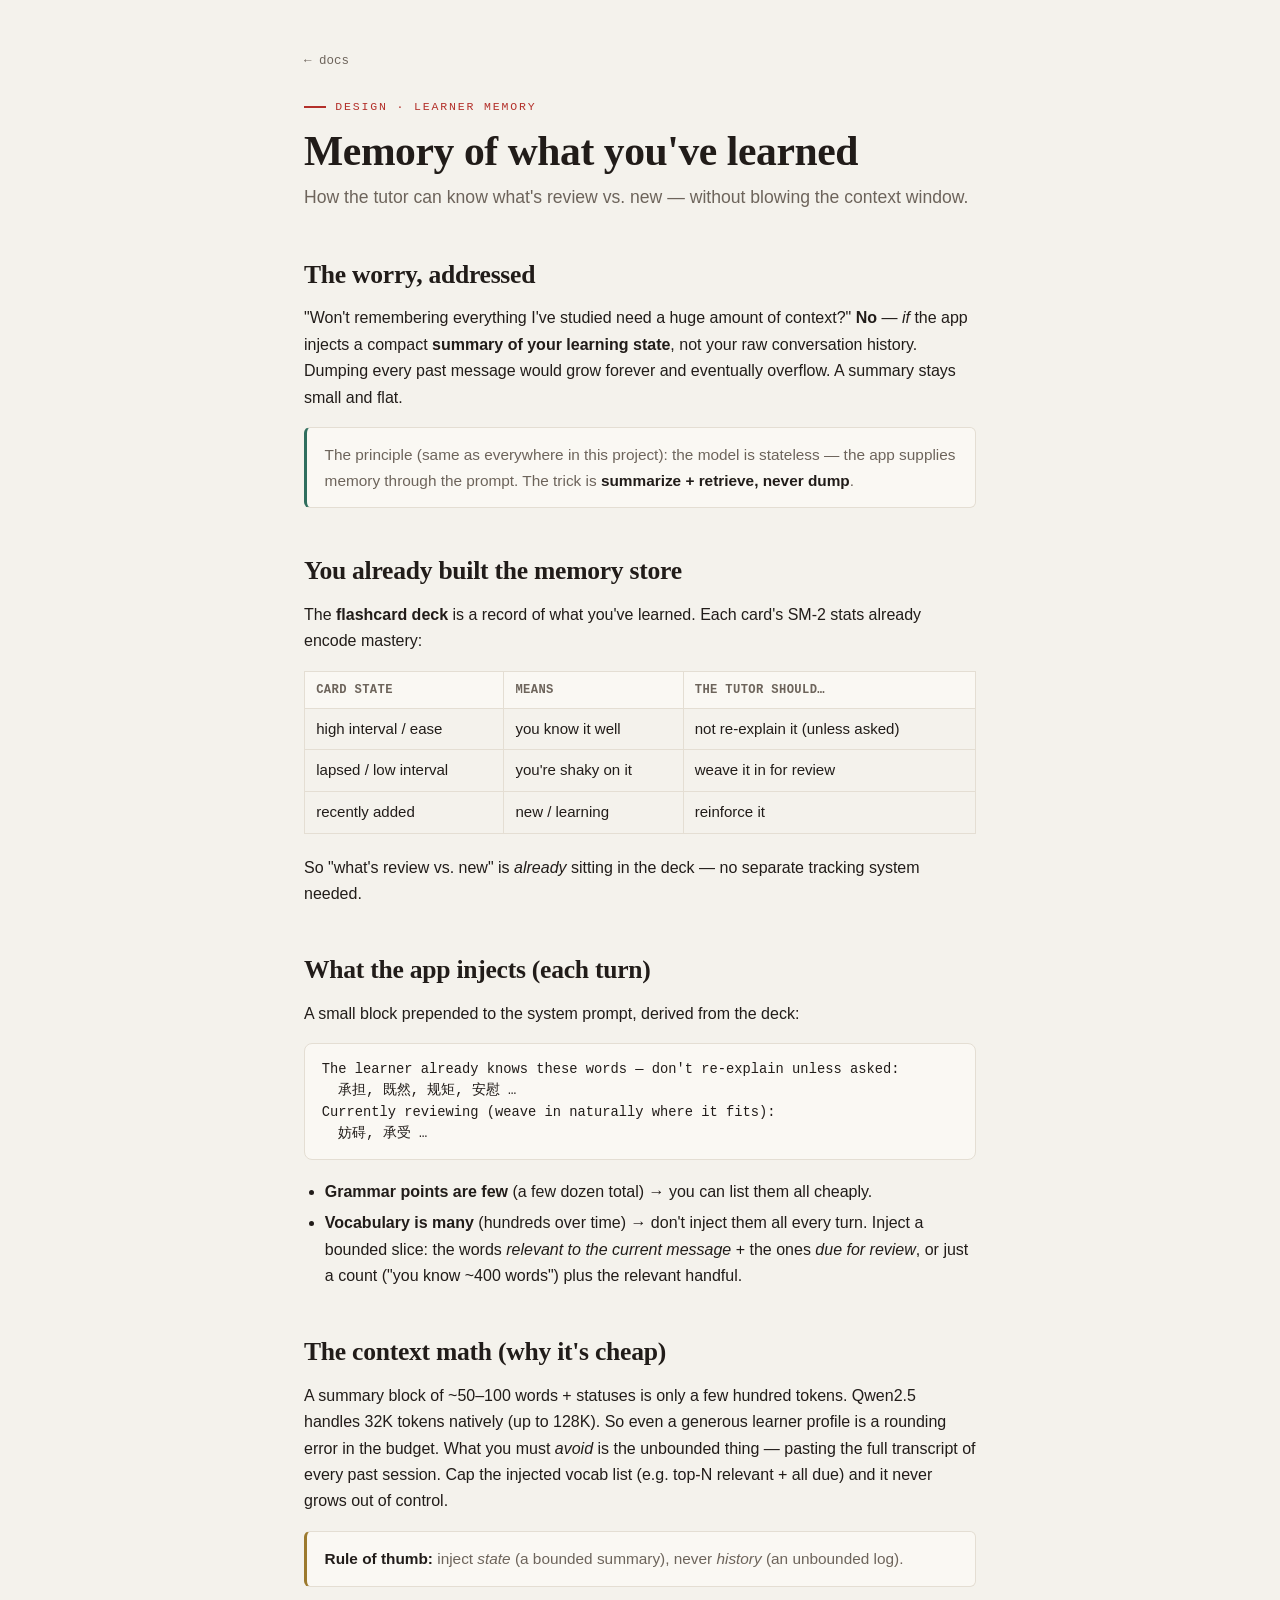
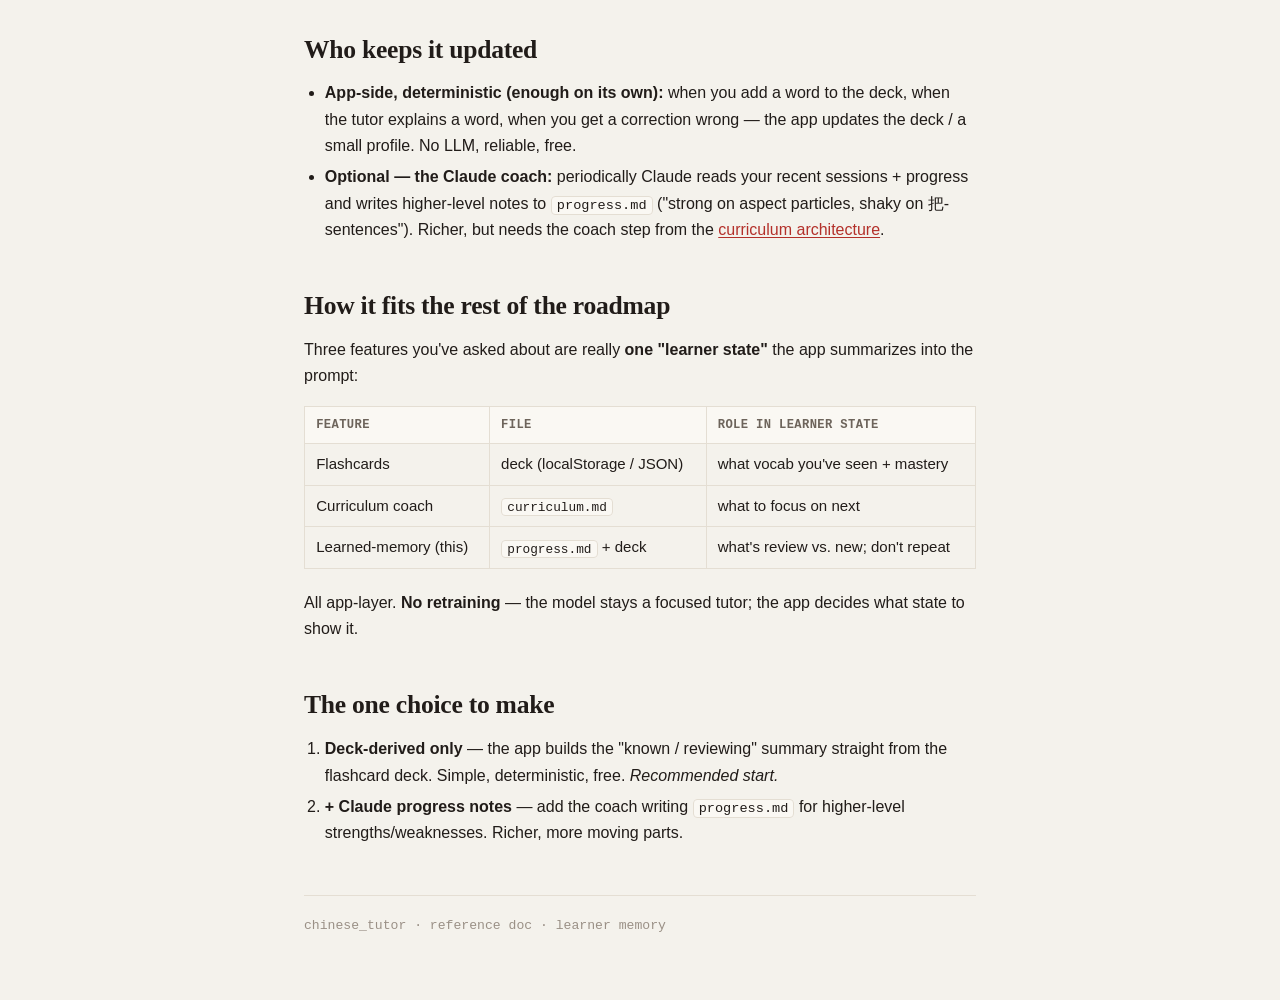
<file: docs/learner-memory.html>
<!doctype html>
<html lang="en">
<head>
<meta charset="utf-8">
<meta name="viewport" content="width=device-width, initial-scale=1">
<title>Giving the tutor memory of what you've learned</title>
<link rel="stylesheet" href="style.css">
</head>
<body>
<div class="wrap">
  <p class="crumb"><a href="index.html">← docs</a></p>
  <p class="eyebrow">Design · learner memory</p>
  <h1>Memory of what you've learned</h1>
  <p class="lead">How the tutor can know what's review vs. new — without blowing the context window.</p>

  <h2>The worry, addressed</h2>
  <p>"Won't remembering everything I've studied need a huge amount of context?" <strong>No</strong> — <em>if</em> the app injects a compact <strong>summary of your learning state</strong>, not your raw conversation history. Dumping every past message would grow forever and eventually overflow. A summary stays small and flat.</p>
  <div class="callout jade">The principle (same as everywhere in this project): the model is stateless — the app supplies memory through the prompt. The trick is <strong>summarize + retrieve, never dump</strong>.</div>

  <h2>You already built the memory store</h2>
  <p>The <strong>flashcard deck</strong> is a record of what you've learned. Each card's SM-2 stats already encode mastery:</p>
  <table>
    <thead><tr><th>Card state</th><th>Means</th><th>The tutor should…</th></tr></thead>
    <tbody>
      <tr><td>high interval / ease</td><td>you know it well</td><td>not re-explain it (unless asked)</td></tr>
      <tr><td>lapsed / low interval</td><td>you're shaky on it</td><td>weave it in for review</td></tr>
      <tr><td>recently added</td><td>new / learning</td><td>reinforce it</td></tr>
    </tbody>
  </table>
  <p>So "what's review vs. new" is <em>already</em> sitting in the deck — no separate tracking system needed.</p>

  <h2>What the app injects (each turn)</h2>
  <p>A small block prepended to the system prompt, derived from the deck:</p>
  <pre><code>The learner already knows these words — don't re-explain unless asked:
  承担, 既然, 规矩, 安慰 …
Currently reviewing (weave in naturally where it fits):
  妨碍, 承受 …</code></pre>
  <ul>
    <li><strong>Grammar points are few</strong> (a few dozen total) → you can list them all cheaply.</li>
    <li><strong>Vocabulary is many</strong> (hundreds over time) → don't inject them all every turn. Inject a bounded slice: the words <em>relevant to the current message</em> + the ones <em>due for review</em>, or just a count ("you know ~400 words") plus the relevant handful.</li>
  </ul>

  <h2>The context math (why it's cheap)</h2>
  <p>A summary block of ~50–100 words + statuses is only a few hundred tokens. Qwen2.5 handles 32K tokens natively (up to 128K). So even a generous learner profile is a rounding error in the budget. What you must <em>avoid</em> is the unbounded thing — pasting the full transcript of every past session. Cap the injected vocab list (e.g. top-N relevant + all due) and it never grows out of control.</p>
  <div class="callout"><strong>Rule of thumb:</strong> inject <em>state</em> (a bounded summary), never <em>history</em> (an unbounded log).</div>

  <h2>Who keeps it updated</h2>
  <ul>
    <li><strong>App-side, deterministic (enough on its own):</strong> when you add a word to the deck, when the tutor explains a word, when you get a correction wrong — the app updates the deck / a small profile. No LLM, reliable, free.</li>
    <li><strong>Optional — the Claude coach:</strong> periodically Claude reads your recent sessions + progress and writes higher-level notes to <code>progress.md</code> ("strong on aspect particles, shaky on 把-sentences"). Richer, but needs the coach step from the <a href="how-llms-work.html">curriculum architecture</a>.</li>
  </ul>

  <h2>How it fits the rest of the roadmap</h2>
  <p>Three features you've asked about are really <strong>one "learner state"</strong> the app summarizes into the prompt:</p>
  <table>
    <thead><tr><th>Feature</th><th>File</th><th>Role in learner state</th></tr></thead>
    <tbody>
      <tr><td>Flashcards</td><td>deck (localStorage / JSON)</td><td>what vocab you've seen + mastery</td></tr>
      <tr><td>Curriculum coach</td><td><code>curriculum.md</code></td><td>what to focus on next</td></tr>
      <tr><td>Learned-memory (this)</td><td><code>progress.md</code> + deck</td><td>what's review vs. new; don't repeat</td></tr>
    </tbody>
  </table>
  <p>All app-layer. <strong>No retraining</strong> — the model stays a focused tutor; the app decides what state to show it.</p>

  <h2>The one choice to make</h2>
  <ol>
    <li><strong>Deck-derived only</strong> — the app builds the "known / reviewing" summary straight from the flashcard deck. Simple, deterministic, free. <em>Recommended start.</em></li>
    <li><strong>+ Claude progress notes</strong> — add the coach writing <code>progress.md</code> for higher-level strengths/weaknesses. Richer, more moving parts.</li>
  </ol>

  <div class="foot">chinese_tutor · reference doc · learner memory</div>
</div>
</body>
</html>
</file>
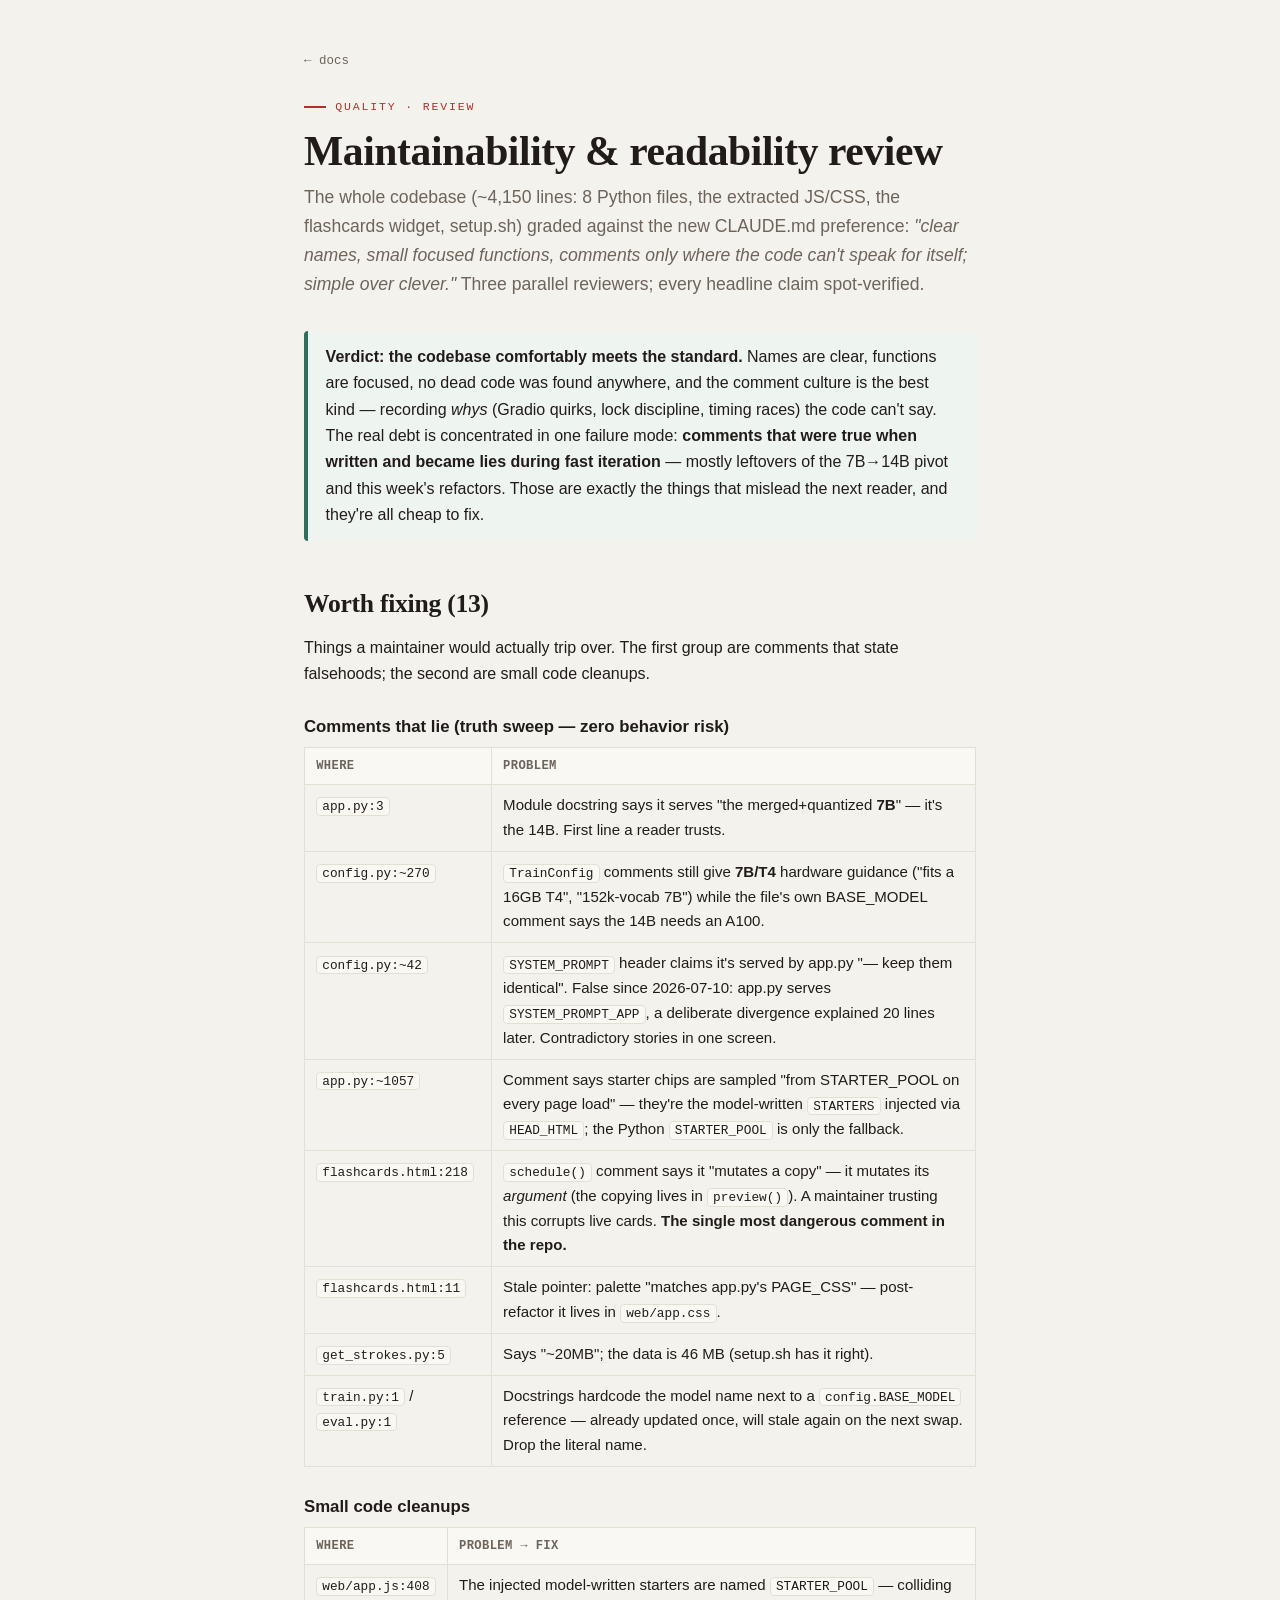
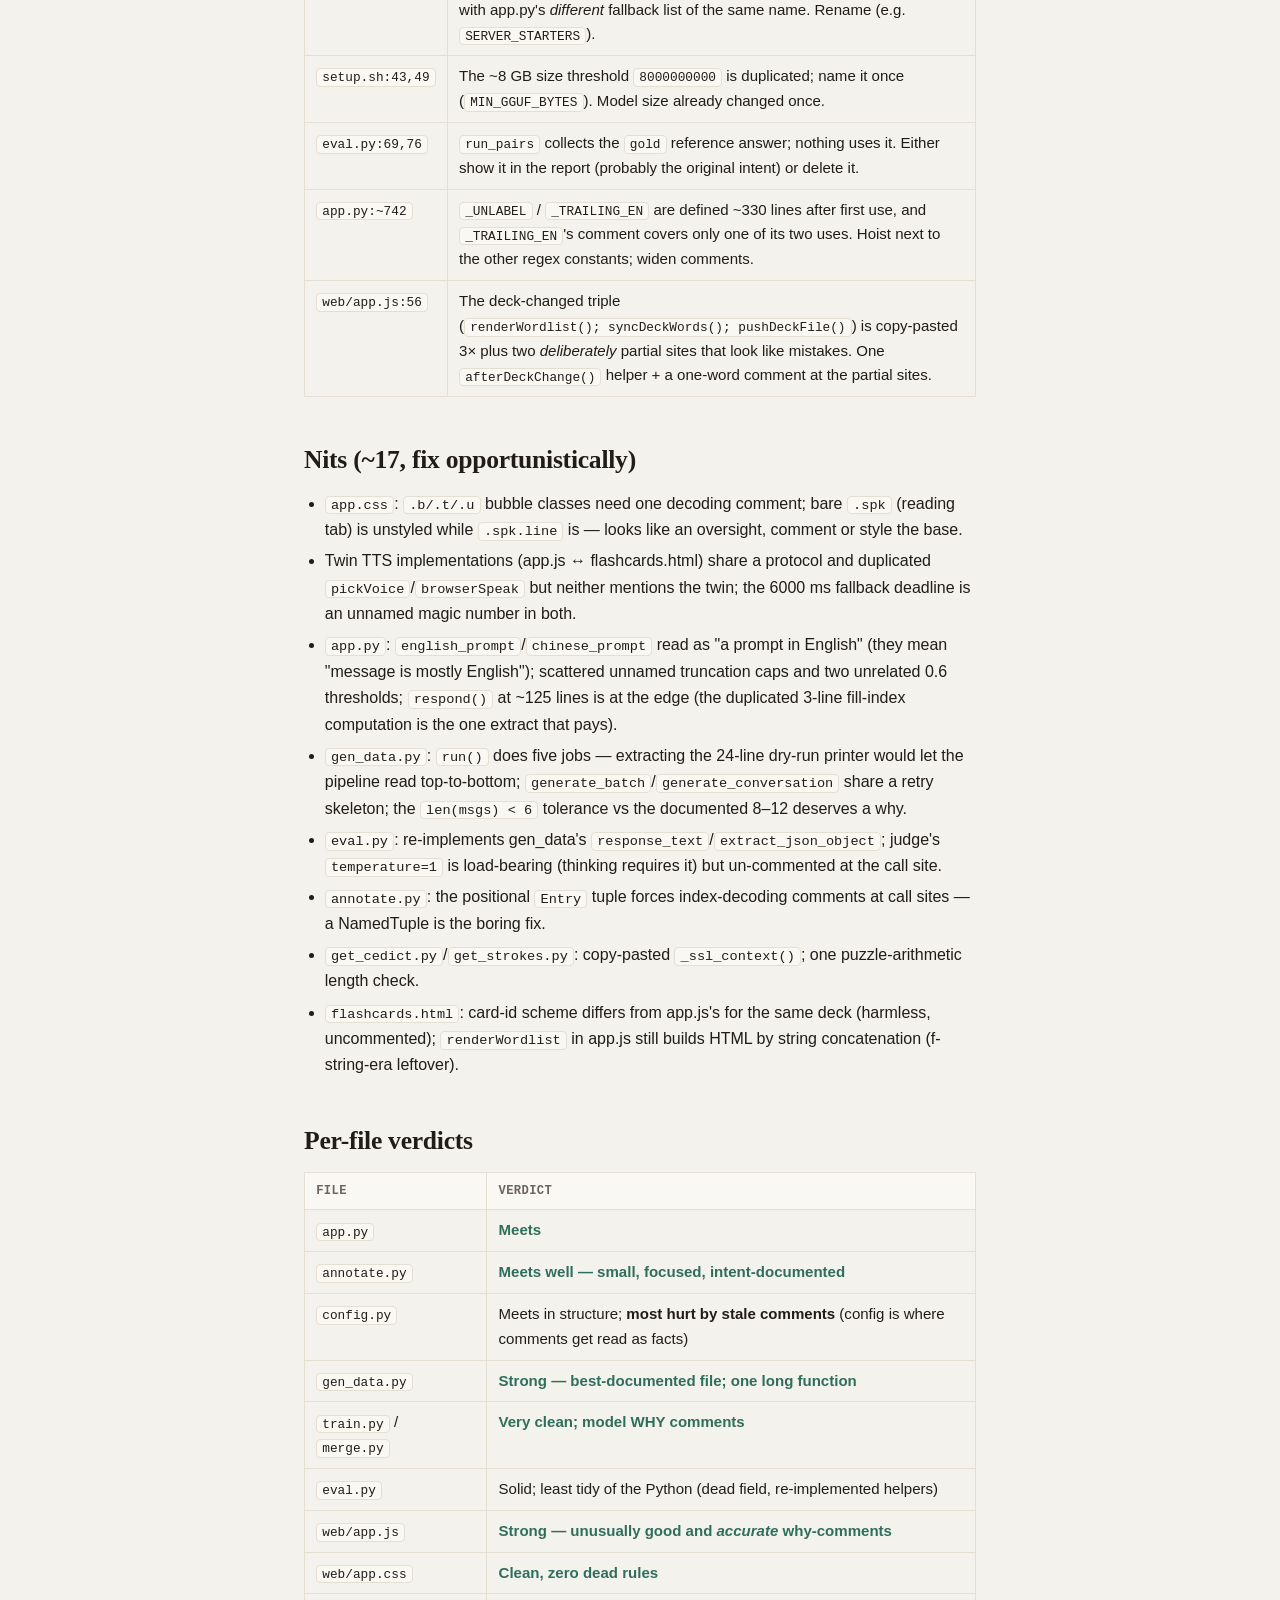
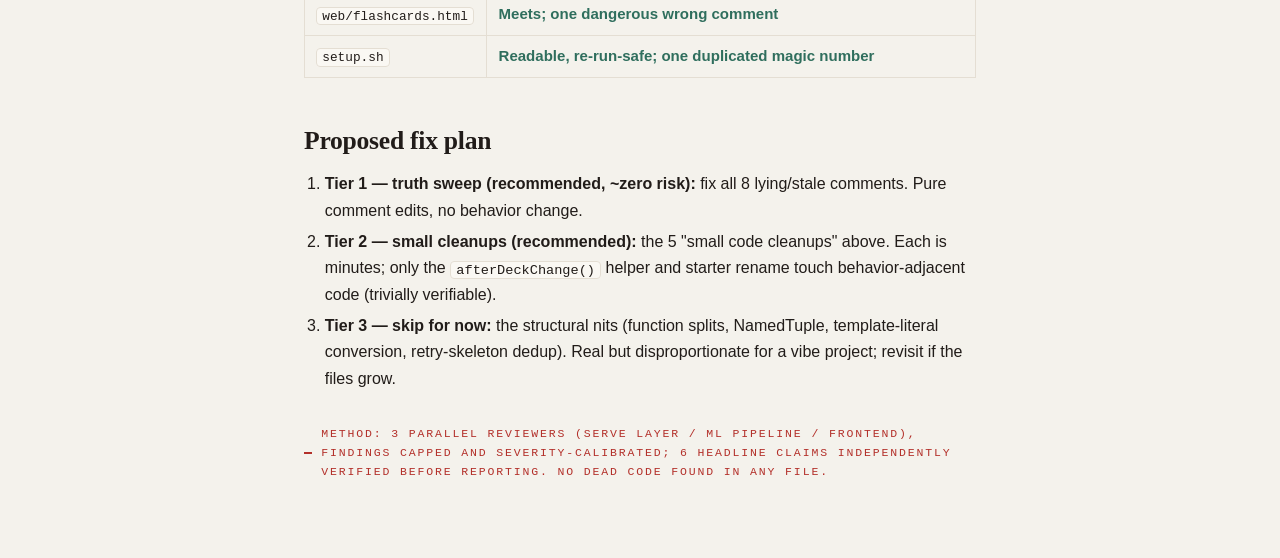
<file: docs/maintainability-review-2026-07-13.html>
<!doctype html>
<html lang="en">
<head>
<meta charset="utf-8">
<meta name="viewport" content="width=device-width, initial-scale=1">
<title>Maintainability review — 2026-07-13</title>
<link rel="stylesheet" href="style.css">
<style>
  .verdict { border-left: 4px solid #2f6e5d; background: #eef4f0; padding: .8rem 1.1rem; border-radius: 4px; margin: 1rem 0; }
  .sev { font-size: .7rem; text-transform: uppercase; letter-spacing: .08em; padding: .1rem .45rem; border-radius: 3px; font-weight: 600; white-space: nowrap; }
  .fix { background: #f6e3e0; color: #8f241f; }
  .nit { background: #f0ecd9; color: #7a6a1c; }
  td code { white-space: nowrap; }
  .ok { color: #2f6e5d; font-weight: 600; }
</style>
</head>
<body>
<div class="wrap">
  <p class="crumb"><a href="index.html">← docs</a></p>
  <p class="eyebrow">Quality · review</p>
  <h1>Maintainability &amp; readability review</h1>
  <p class="lead">The whole codebase (~4,150 lines: 8 Python files, the extracted JS/CSS, the flashcards widget, setup.sh) graded against the new CLAUDE.md preference: <em>"clear names, small focused functions, comments only where the code can't speak for itself; simple over clever."</em> Three parallel reviewers; every headline claim spot-verified.</p>

  <div class="verdict">
    <strong>Verdict: the codebase comfortably meets the standard.</strong> Names are clear, functions are focused, no dead code was found anywhere, and the comment culture is the best kind — recording <em>whys</em> (Gradio quirks, lock discipline, timing races) the code can't say. The real debt is concentrated in one failure mode: <strong>comments that were true when written and became lies during fast iteration</strong> — mostly leftovers of the 7B→14B pivot and this week's refactors. Those are exactly the things that mislead the next reader, and they're all cheap to fix.
  </div>

  <h2>Worth fixing (13)</h2>
  <p>Things a maintainer would actually trip over. The first group are comments that state falsehoods; the second are small code cleanups.</p>

  <h3>Comments that lie (truth sweep — zero behavior risk)</h3>
  <table>
    <thead><tr><th>Where</th><th>Problem</th></tr></thead>
    <tbody>
      <tr><td><code>app.py:3</code></td><td>Module docstring says it serves "the merged+quantized <b>7B</b>" — it's the 14B. First line a reader trusts.</td></tr>
      <tr><td><code>config.py:~270</code></td><td><code>TrainConfig</code> comments still give <b>7B/T4</b> hardware guidance ("fits a 16GB T4", "152k-vocab 7B") while the file's own BASE_MODEL comment says the 14B needs an A100.</td></tr>
      <tr><td><code>config.py:~42</code></td><td><code>SYSTEM_PROMPT</code> header claims it's served by app.py "— keep them identical". False since 2026-07-10: app.py serves <code>SYSTEM_PROMPT_APP</code>, a deliberate divergence explained 20 lines later. Contradictory stories in one screen.</td></tr>
      <tr><td><code>app.py:~1057</code></td><td>Comment says starter chips are sampled "from STARTER_POOL on every page load" — they're the model-written <code>STARTERS</code> injected via <code>HEAD_HTML</code>; the Python <code>STARTER_POOL</code> is only the fallback.</td></tr>
      <tr><td><code>flashcards.html:218</code></td><td><code>schedule()</code> comment says it "mutates a copy" — it mutates its <em>argument</em> (the copying lives in <code>preview()</code>). A maintainer trusting this corrupts live cards. <b>The single most dangerous comment in the repo.</b></td></tr>
      <tr><td><code>flashcards.html:11</code></td><td>Stale pointer: palette "matches app.py's PAGE_CSS" — post-refactor it lives in <code>web/app.css</code>.</td></tr>
      <tr><td><code>get_strokes.py:5</code></td><td>Says "~20MB"; the data is 46 MB (setup.sh has it right).</td></tr>
      <tr><td><code>train.py:1</code> / <code>eval.py:1</code></td><td>Docstrings hardcode the model name next to a <code>config.BASE_MODEL</code> reference — already updated once, will stale again on the next swap. Drop the literal name.</td></tr>
    </tbody>
  </table>

  <h3>Small code cleanups</h3>
  <table>
    <thead><tr><th>Where</th><th>Problem → fix</th></tr></thead>
    <tbody>
      <tr><td><code>web/app.js:408</code></td><td>The injected model-written starters are named <code>STARTER_POOL</code> — colliding with app.py's <em>different</em> fallback list of the same name. Rename (e.g. <code>SERVER_STARTERS</code>).</td></tr>
      <tr><td><code>setup.sh:43,49</code></td><td>The ~8 GB size threshold <code>8000000000</code> is duplicated; name it once (<code>MIN_GGUF_BYTES</code>). Model size already changed once.</td></tr>
      <tr><td><code>eval.py:69,76</code></td><td><code>run_pairs</code> collects the <code>gold</code> reference answer; nothing uses it. Either show it in the report (probably the original intent) or delete it.</td></tr>
      <tr><td><code>app.py:~742</code></td><td><code>_UNLABEL</code> / <code>_TRAILING_EN</code> are defined ~330 lines after first use, and <code>_TRAILING_EN</code>'s comment covers only one of its two uses. Hoist next to the other regex constants; widen comments.</td></tr>
      <tr><td><code>web/app.js:56</code></td><td>The deck-changed triple (<code>renderWordlist(); syncDeckWords(); pushDeckFile()</code>) is copy-pasted 3× plus two <em>deliberately</em> partial sites that look like mistakes. One <code>afterDeckChange()</code> helper + a one-word comment at the partial sites.</td></tr>
    </tbody>
  </table>

  <h2>Nits (~17, fix opportunistically)</h2>
  <ul>
    <li><code>app.css</code>: <code>.b/.t/.u</code> bubble classes need one decoding comment; bare <code>.spk</code> (reading tab) is unstyled while <code>.spk.line</code> is — looks like an oversight, comment or style the base.</li>
    <li>Twin TTS implementations (app.js ↔ flashcards.html) share a protocol and duplicated <code>pickVoice</code>/<code>browserSpeak</code> but neither mentions the twin; the 6000&nbsp;ms fallback deadline is an unnamed magic number in both.</li>
    <li><code>app.py</code>: <code>english_prompt</code>/<code>chinese_prompt</code> read as "a prompt in English" (they mean "message is mostly English"); scattered unnamed truncation caps and two unrelated 0.6 thresholds; <code>respond()</code> at ~125 lines is at the edge (the duplicated 3-line fill-index computation is the one extract that pays).</li>
    <li><code>gen_data.py</code>: <code>run()</code> does five jobs — extracting the 24-line dry-run printer would let the pipeline read top-to-bottom; <code>generate_batch</code>/<code>generate_conversation</code> share a retry skeleton; the <code>len(msgs) &lt; 6</code> tolerance vs the documented 8–12 deserves a why.</li>
    <li><code>eval.py</code>: re-implements gen_data's <code>response_text</code>/<code>extract_json_object</code>; judge's <code>temperature=1</code> is load-bearing (thinking requires it) but un-commented at the call site.</li>
    <li><code>annotate.py</code>: the positional <code>Entry</code> tuple forces index-decoding comments at call sites — a NamedTuple is the boring fix.</li>
    <li><code>get_cedict.py</code>/<code>get_strokes.py</code>: copy-pasted <code>_ssl_context()</code>; one puzzle-arithmetic length check.</li>
    <li><code>flashcards.html</code>: card-id scheme differs from app.js's for the same deck (harmless, uncommented); <code>renderWordlist</code> in app.js still builds HTML by string concatenation (f-string-era leftover).</li>
  </ul>

  <h2>Per-file verdicts</h2>
  <table>
    <thead><tr><th>File</th><th>Verdict</th></tr></thead>
    <tbody>
      <tr><td><code>app.py</code></td><td class="ok">Meets</td></tr>
      <tr><td><code>annotate.py</code></td><td class="ok">Meets well — small, focused, intent-documented</td></tr>
      <tr><td><code>config.py</code></td><td>Meets in structure; <b>most hurt by stale comments</b> (config is where comments get read as facts)</td></tr>
      <tr><td><code>gen_data.py</code></td><td class="ok">Strong — best-documented file; one long function</td></tr>
      <tr><td><code>train.py</code> / <code>merge.py</code></td><td class="ok">Very clean; model WHY comments</td></tr>
      <tr><td><code>eval.py</code></td><td>Solid; least tidy of the Python (dead field, re-implemented helpers)</td></tr>
      <tr><td><code>web/app.js</code></td><td class="ok">Strong — unusually good and <em>accurate</em> why-comments</td></tr>
      <tr><td><code>web/app.css</code></td><td class="ok">Clean, zero dead rules</td></tr>
      <tr><td><code>web/flashcards.html</code></td><td class="ok">Meets; one dangerous wrong comment</td></tr>
      <tr><td><code>setup.sh</code></td><td class="ok">Readable, re-run-safe; one duplicated magic number</td></tr>
    </tbody>
  </table>

  <h2>Proposed fix plan</h2>
  <ol>
    <li><b>Tier 1 — truth sweep (recommended, ~zero risk):</b> fix all 8 lying/stale comments. Pure comment edits, no behavior change.</li>
    <li><b>Tier 2 — small cleanups (recommended):</b> the 5 "small code cleanups" above. Each is minutes; only the <code>afterDeckChange()</code> helper and starter rename touch behavior-adjacent code (trivially verifiable).</li>
    <li><b>Tier 3 — skip for now:</b> the structural nits (function splits, NamedTuple, template-literal conversion, retry-skeleton dedup). Real but disproportionate for a vibe project; revisit if the files grow.</li>
  </ol>

  <p class="eyebrow" style="margin-top:2rem">Method: 3 parallel reviewers (serve layer / ML pipeline / frontend), findings capped and severity-calibrated; 6 headline claims independently verified before reporting. No dead code found in any file.</p>
</div>
</body>
</html>
</file>
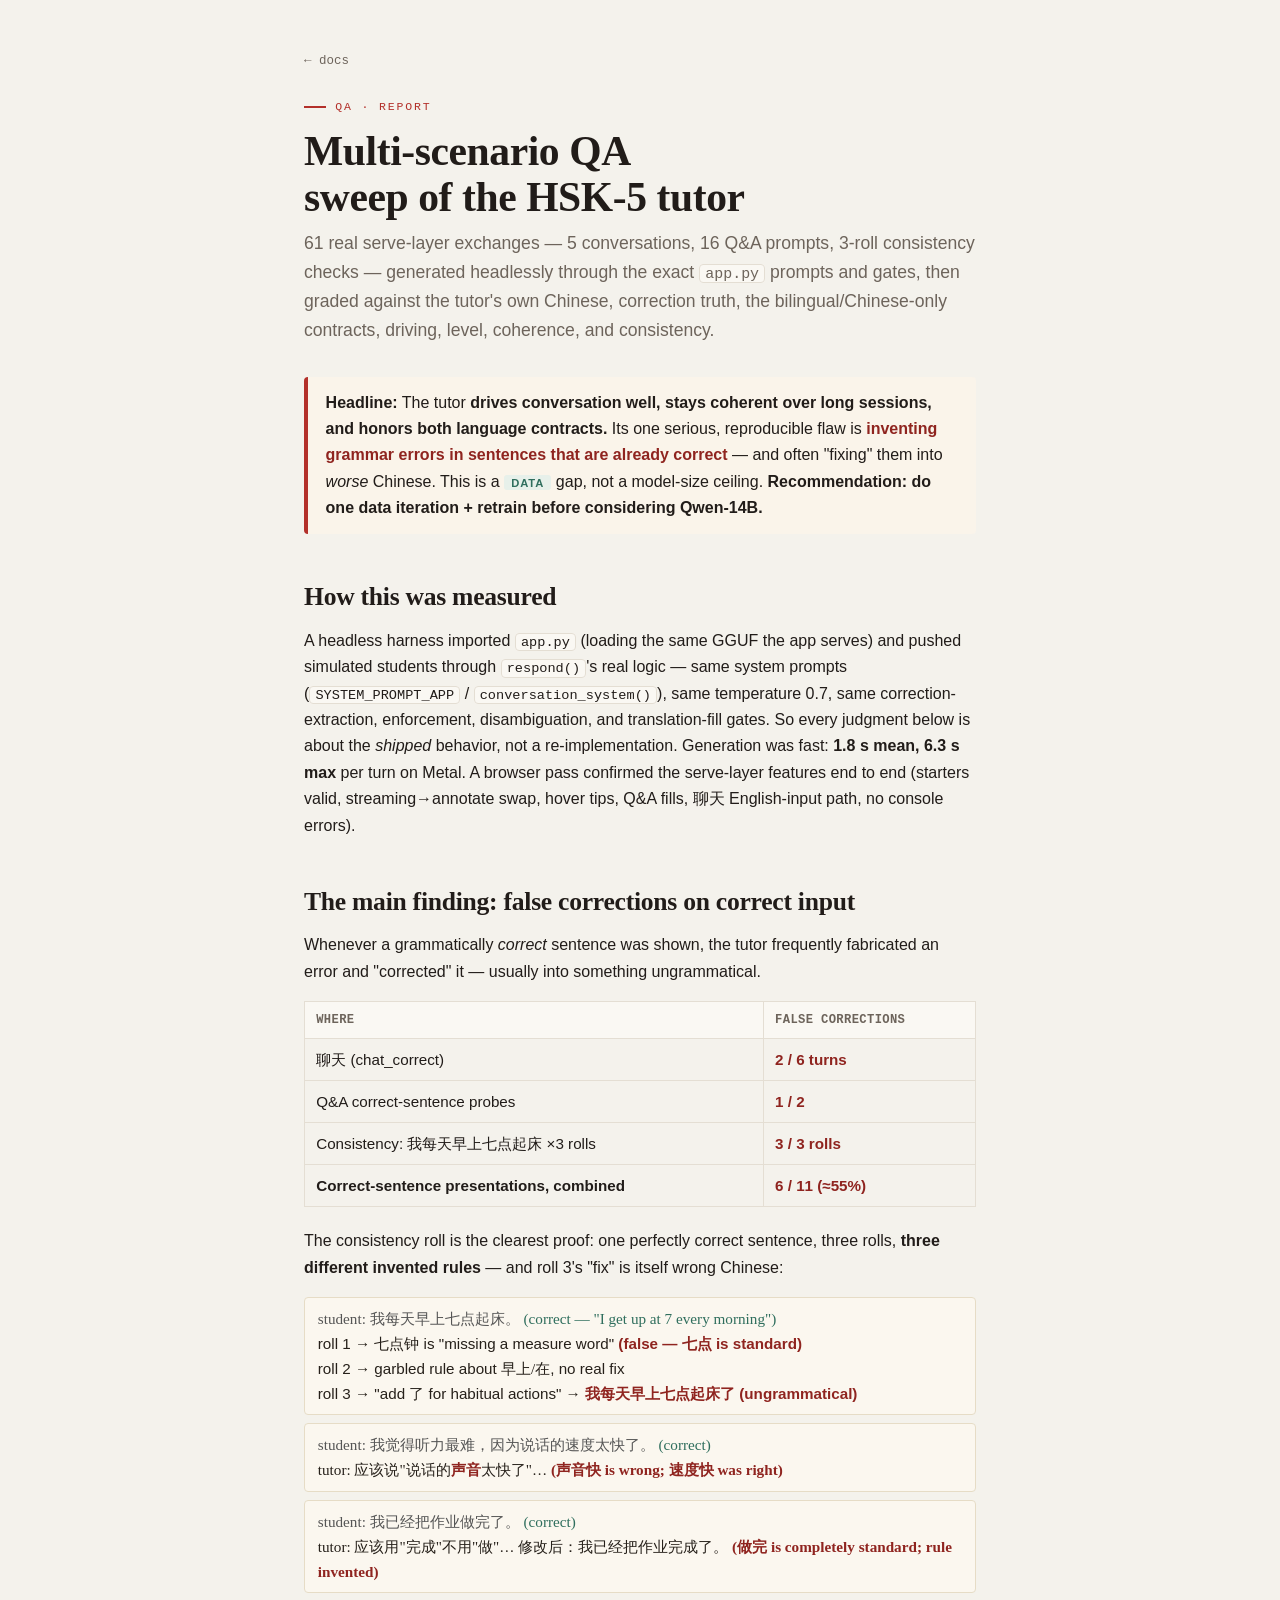
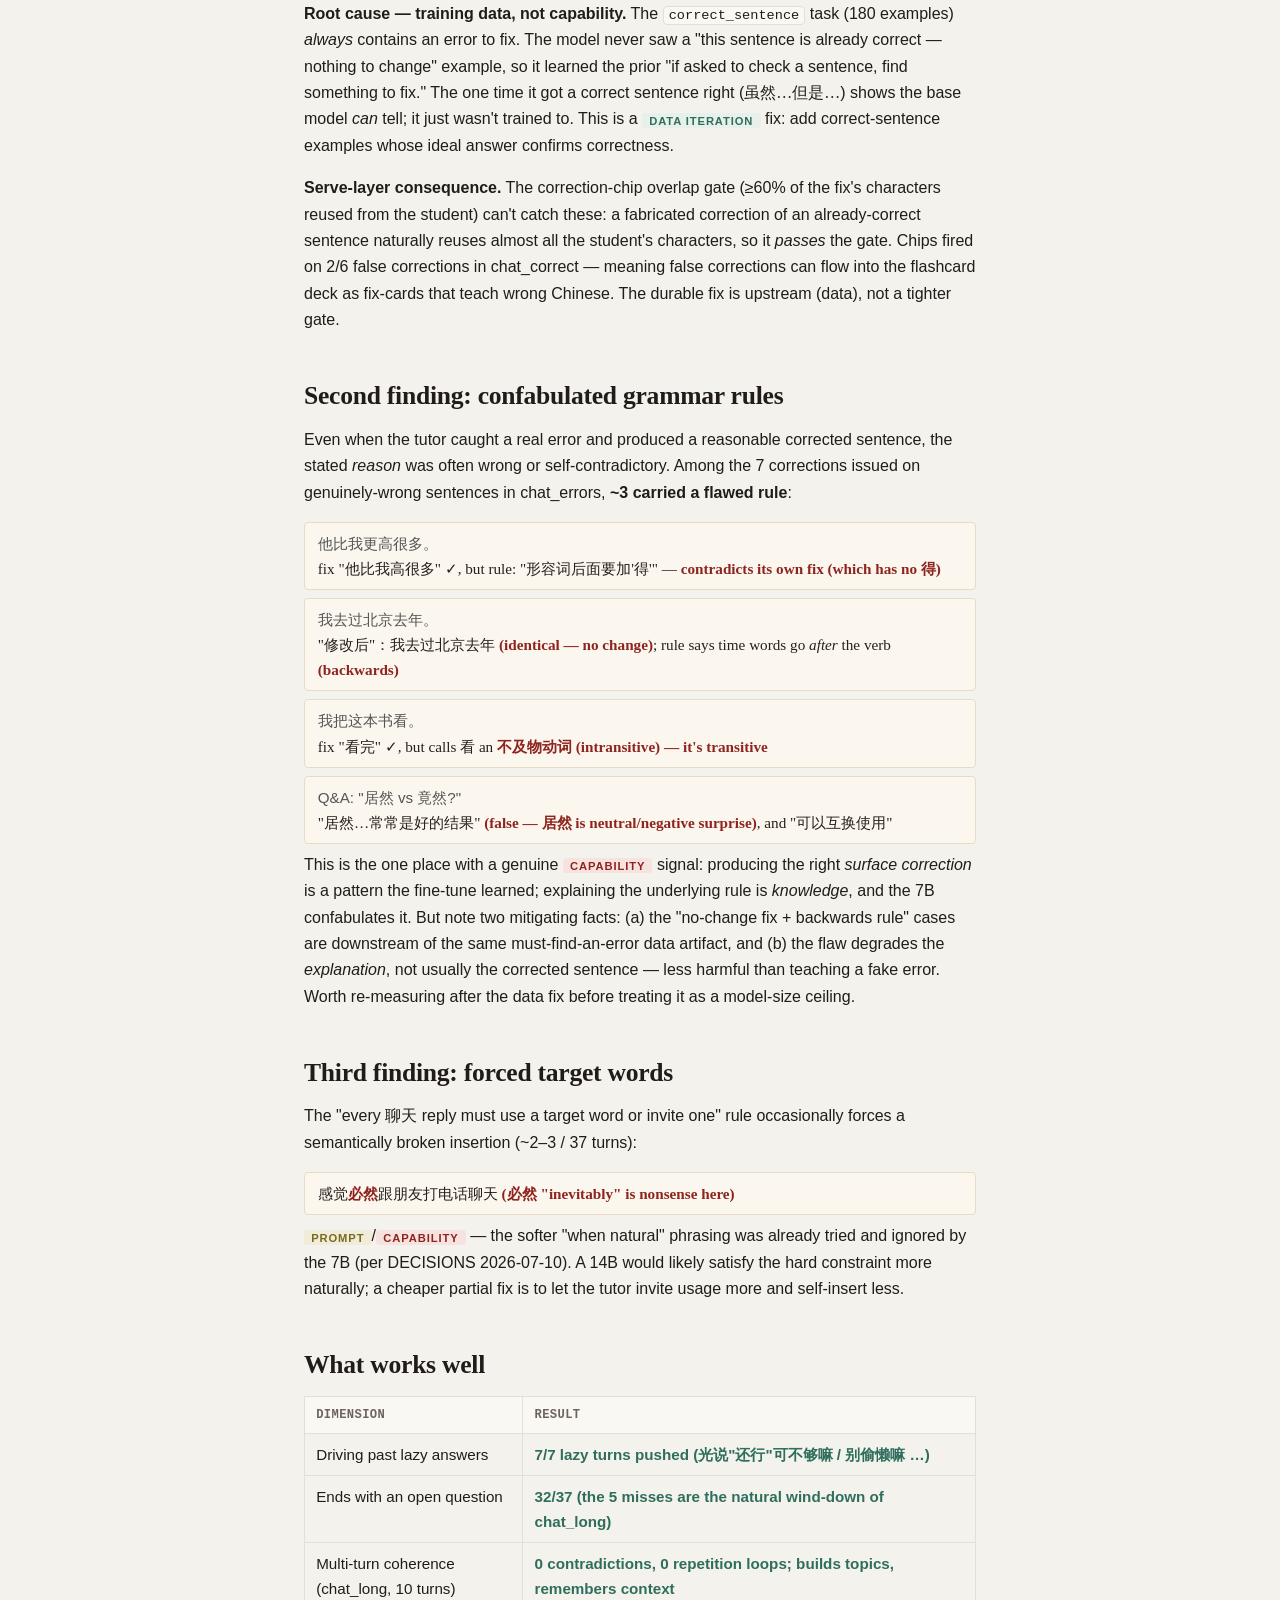
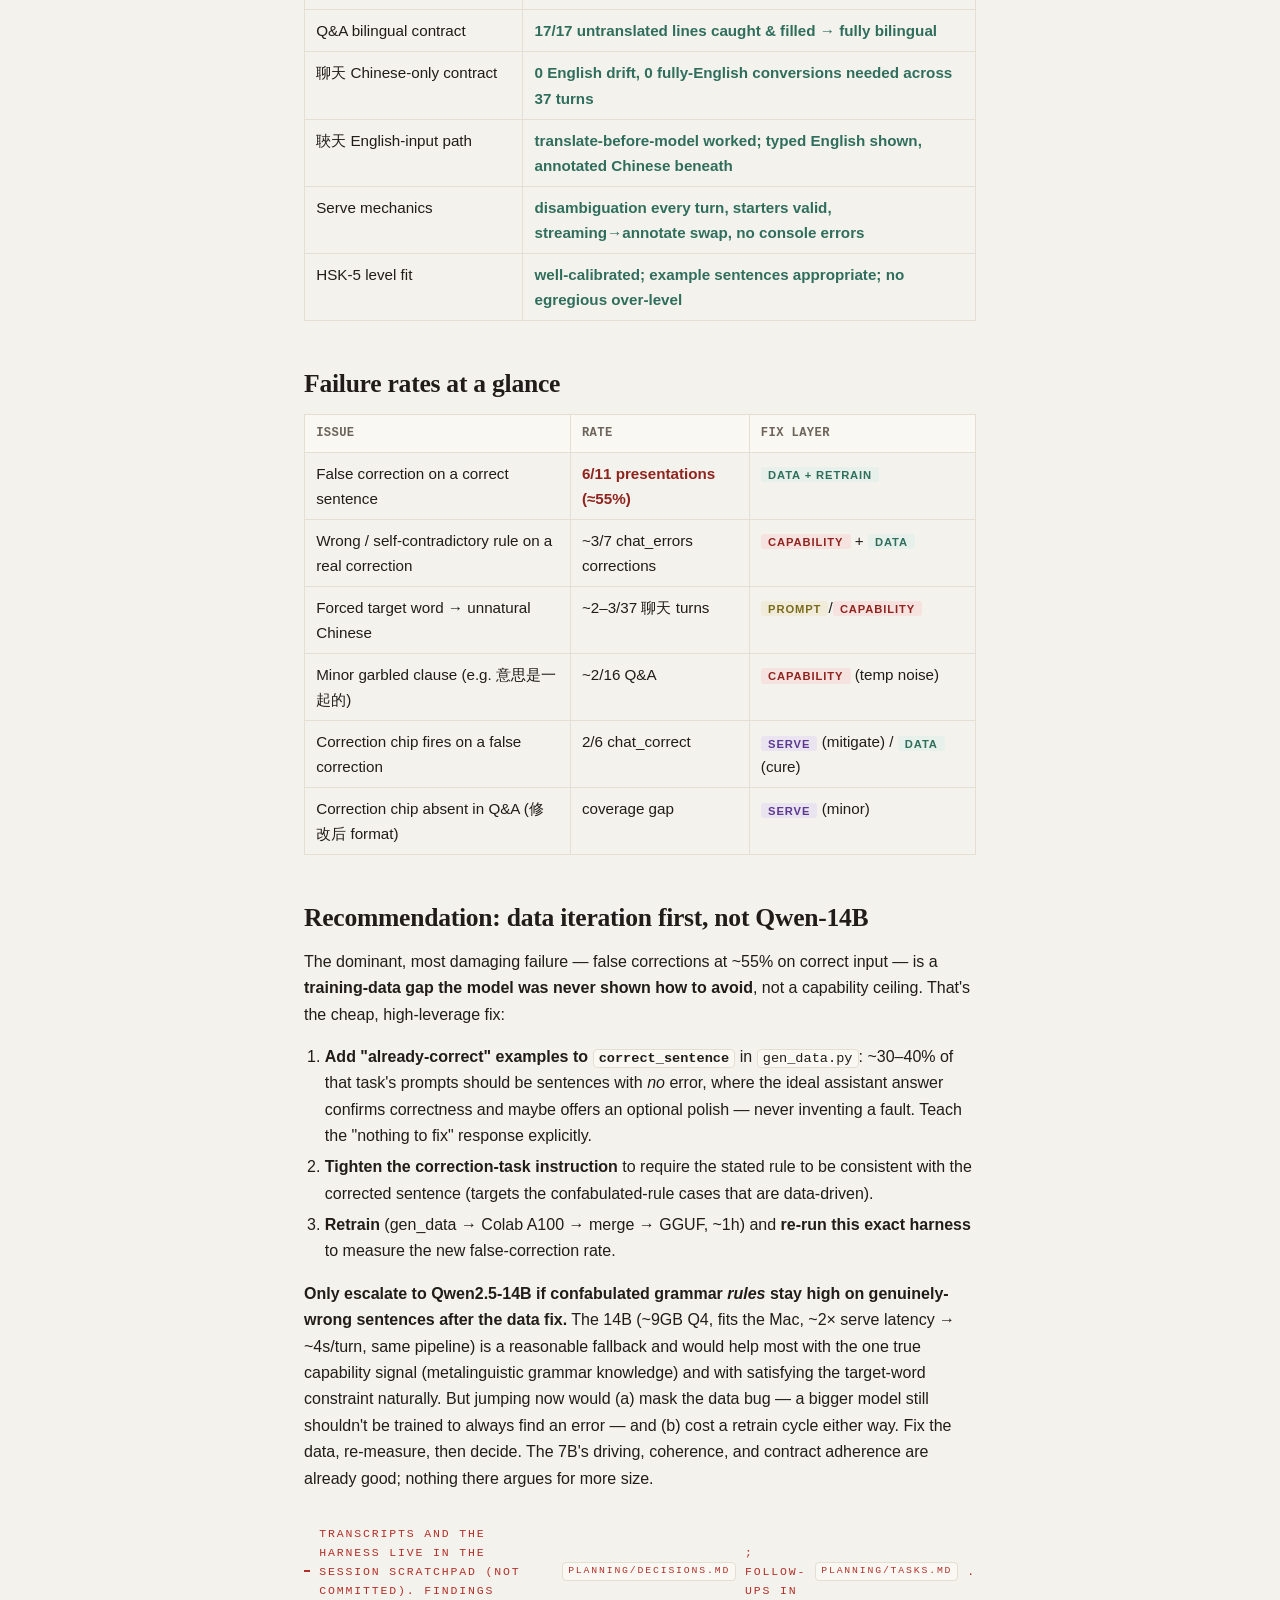
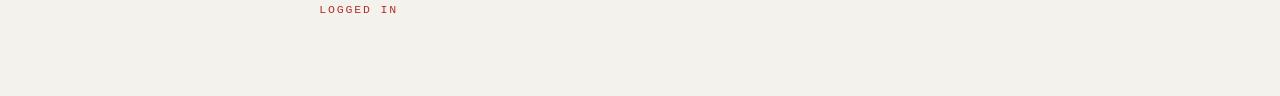
<file: docs/qa-report-2026-07-11.html>
<!doctype html>
<html lang="en">
<head>
<meta charset="utf-8">
<meta name="viewport" content="width=device-width, initial-scale=1">
<title>QA sweep — 2026-07-11</title>
<link rel="stylesheet" href="style.css">
<style>
  .verdict { border-left: 4px solid var(--accent, #b3302a); background: #faf4ea; padding: .8rem 1.1rem; border-radius: 4px; margin: 1rem 0; }
  .zh { font-family: "Songti SC", serif; }
  .bad { color: #8f241f; font-weight: 600; }
  .ok { color: #2f6e5d; font-weight: 600; }
  table { font-size: .95rem; }
  .ex { background: #fbf7ef; border: 1px solid #e6dcc6; border-radius: 4px; padding: .5rem .8rem; margin: .5rem 0; font-size: .95rem; }
  .ex .u { color: #555; } .ex .t { color: #26201a; }
  .tag { font-size: .7rem; text-transform: uppercase; letter-spacing: .08em; padding: .1rem .45rem; border-radius: 3px; font-weight: 600; }
  .t-data { background: #e7f0ea; color: #2f6e5d; }
  .t-cap { background: #f6e3e0; color: #8f241f; }
  .t-serve { background: #eae3f0; color: #5b3a8f; }
  .t-prompt { background: #f0ecd9; color: #7a6a1c; }
</style>
</head>
<body>
<div class="wrap">
  <p class="crumb"><a href="index.html">← docs</a></p>
  <p class="eyebrow">QA · report</p>
  <h1>Multi-scenario QA sweep of the HSK-5 tutor</h1>
  <p class="lead">61 real serve-layer exchanges — 5 conversations, 16 Q&amp;A prompts, 3-roll consistency checks — generated headlessly through the exact <code>app.py</code> prompts and gates, then graded against the tutor's own Chinese, correction truth, the bilingual/Chinese-only contracts, driving, level, coherence, and consistency.</p>

  <div class="verdict">
    <strong>Headline:</strong> The tutor <strong>drives conversation well, stays coherent over long sessions, and honors both language contracts.</strong> Its one serious, reproducible flaw is <strong class="bad">inventing grammar errors in sentences that are already correct</strong> — and often "fixing" them into <em>worse</em> Chinese. This is a <span class="tag t-data">data</span> gap, not a model-size ceiling. <strong>Recommendation: do one data iteration + retrain before considering Qwen-14B.</strong>
  </div>

  <h2>How this was measured</h2>
  <p>A headless harness imported <code>app.py</code> (loading the same GGUF the app serves) and pushed simulated students through <code>respond()</code>'s real logic — same system prompts (<code>SYSTEM_PROMPT_APP</code> / <code>conversation_system()</code>), same temperature 0.7, same correction-extraction, enforcement, disambiguation, and translation-fill gates. So every judgment below is about the <em>shipped</em> behavior, not a re-implementation. Generation was fast: <strong>1.8&nbsp;s mean, 6.3&nbsp;s max</strong> per turn on Metal. A browser pass confirmed the serve-layer features end to end (starters valid, streaming→annotate swap, hover tips, Q&amp;A fills, 聊天 English-input path, no console errors).</p>

  <h2>The main finding: false corrections on correct input</h2>
  <p>Whenever a grammatically <em>correct</em> sentence was shown, the tutor frequently fabricated an error and "corrected" it — usually into something ungrammatical.</p>
  <table>
    <thead><tr><th>Where</th><th>False corrections</th></tr></thead>
    <tbody>
      <tr><td>聊天 (chat_correct)</td><td class="bad">2 / 6 turns</td></tr>
      <tr><td>Q&amp;A correct-sentence probes</td><td class="bad">1 / 2</td></tr>
      <tr><td>Consistency: <span class="zh">我每天早上七点起床</span> ×3 rolls</td><td class="bad">3 / 3 rolls</td></tr>
      <tr><td><strong>Correct-sentence presentations, combined</strong></td><td class="bad"><strong>6 / 11 (≈55%)</strong></td></tr>
    </tbody>
  </table>

  <p>The consistency roll is the clearest proof: one perfectly correct sentence, three rolls, <strong>three different invented rules</strong> — and roll 3's "fix" is itself wrong Chinese:</p>
  <div class="ex">
    <div class="u zh">student: 我每天早上七点起床。 <span style="color:#2f6e5d">(correct — "I get up at 7 every morning")</span></div>
    <div class="t">roll 1 → <span class="zh">七点钟</span> is "missing a measure word" <span class="bad">(false — 七点 is standard)</span></div>
    <div class="t">roll 2 → garbled rule about <span class="zh">早上/在</span>, no real fix</div>
    <div class="t">roll 3 → "add <span class="zh">了</span> for habitual actions" → <span class="zh bad">我每天早上七点起床了</span> <span class="bad">(ungrammatical)</span></div>
  </div>
  <div class="ex">
    <div class="u zh">student: 我觉得听力最难，因为说话的速度太快了。 <span style="color:#2f6e5d">(correct)</span></div>
    <div class="t zh">tutor: 应该说"说话的<span class="bad">声音</span>太快了"… <span class="bad">(声音快 is wrong; 速度快 was right)</span></div>
  </div>
  <div class="ex">
    <div class="u zh">student: 我已经把作业做完了。 <span style="color:#2f6e5d">(correct)</span></div>
    <div class="t zh">tutor: 应该用"完成"不用"做"… 修改后：我已经把作业完成了。 <span class="bad">(做完 is completely standard; rule invented)</span></div>
  </div>

  <p><strong>Root cause — training data, not capability.</strong> The <code>correct_sentence</code> task (180 examples) <em>always</em> contains an error to fix. The model never saw a "this sentence is already correct — nothing to change" example, so it learned the prior "if asked to check a sentence, find something to fix." The one time it got a correct sentence right (<span class="zh">虽然…但是…</span>) shows the base model <em>can</em> tell; it just wasn't trained to. This is a <span class="tag t-data">data iteration</span> fix: add correct-sentence examples whose ideal answer confirms correctness.</p>

  <p><strong>Serve-layer consequence.</strong> The correction-chip overlap gate (≥60% of the fix's characters reused from the student) can't catch these: a fabricated correction of an already-correct sentence naturally reuses almost all the student's characters, so it <em>passes</em> the gate. Chips fired on 2/6 false corrections in chat_correct — meaning false corrections can flow into the flashcard deck as fix-cards that teach wrong Chinese. The durable fix is upstream (data), not a tighter gate.</p>

  <h2>Second finding: confabulated grammar rules</h2>
  <p>Even when the tutor caught a real error and produced a reasonable corrected sentence, the stated <em>reason</em> was often wrong or self-contradictory. Among the 7 corrections issued on genuinely-wrong sentences in chat_errors, <strong>~3 carried a flawed rule</strong>:</p>
  <div class="ex">
    <div class="u zh">他比我更高很多。</div>
    <div class="t zh">fix "他比我高很多" ✓, but rule: "形容词后面要加'得'" — <span class="bad">contradicts its own fix (which has no 得)</span></div>
  </div>
  <div class="ex">
    <div class="u zh">我去过北京去年。</div>
    <div class="t zh">"修改后"：我去过北京去年 <span class="bad">(identical — no change)</span>; rule says time words go <em>after</em> the verb <span class="bad">(backwards)</span></div>
  </div>
  <div class="ex">
    <div class="u zh">我把这本书看。</div>
    <div class="t zh">fix "看完" ✓, but calls 看 an <span class="bad">不及物动词 (intransitive) — it's transitive</span></div>
  </div>
  <div class="ex">
    <div class="u">Q&amp;A: "居然 vs 竟然?"</div>
    <div class="t zh">"居然…常常是好的结果" <span class="bad">(false — 居然 is neutral/negative surprise)</span>, and "可以互换使用"</div>
  </div>
  <p>This is the one place with a genuine <span class="tag t-cap">capability</span> signal: producing the right <em>surface correction</em> is a pattern the fine-tune learned; explaining the underlying rule is <em>knowledge</em>, and the 7B confabulates it. But note two mitigating facts: (a) the "no-change fix + backwards rule" cases are downstream of the same must-find-an-error data artifact, and (b) the flaw degrades the <em>explanation</em>, not usually the corrected sentence — less harmful than teaching a fake error. Worth re-measuring after the data fix before treating it as a model-size ceiling.</p>

  <h2>Third finding: forced target words</h2>
  <p>The "every 聊天 reply must use a target word or invite one" rule occasionally forces a semantically broken insertion (~2–3 / 37 turns):</p>
  <div class="ex">
    <div class="t zh">感觉<span class="bad">必然</span>跟朋友打电话聊天 <span class="bad">(必然 "inevitably" is nonsense here)</span></div>
  </div>
  <p><span class="tag t-prompt">prompt</span>/<span class="tag t-cap">capability</span> — the softer "when natural" phrasing was already tried and ignored by the 7B (per DECISIONS 2026-07-10). A 14B would likely satisfy the hard constraint more naturally; a cheaper partial fix is to let the tutor invite usage more and self-insert less.</p>

  <h2>What works well</h2>
  <table>
    <thead><tr><th>Dimension</th><th>Result</th></tr></thead>
    <tbody>
      <tr><td>Driving past lazy answers</td><td class="ok">7/7 lazy turns pushed (光说"还行"可不够嘛 / 别偷懒嘛 …)</td></tr>
      <tr><td>Ends with an open question</td><td class="ok">32/37 (the 5 misses are the natural wind-down of chat_long)</td></tr>
      <tr><td>Multi-turn coherence (chat_long, 10 turns)</td><td class="ok">0 contradictions, 0 repetition loops; builds topics, remembers context</td></tr>
      <tr><td>Q&amp;A bilingual contract</td><td class="ok">17/17 untranslated lines caught &amp; filled → fully bilingual</td></tr>
      <tr><td>聊天 Chinese-only contract</td><td class="ok">0 English drift, 0 fully-English conversions needed across 37 turns</td></tr>
      <tr><td>聗天 English-input path</td><td class="ok">translate-before-model worked; typed English shown, annotated Chinese beneath</td></tr>
      <tr><td>Serve mechanics</td><td class="ok">disambiguation every turn, starters valid, streaming→annotate swap, no console errors</td></tr>
      <tr><td>HSK-5 level fit</td><td class="ok">well-calibrated; example sentences appropriate; no egregious over-level</td></tr>
    </tbody>
  </table>

  <h2>Failure rates at a glance</h2>
  <table>
    <thead><tr><th>Issue</th><th>Rate</th><th>Fix layer</th></tr></thead>
    <tbody>
      <tr><td>False correction on a correct sentence</td><td class="bad">6/11 presentations (≈55%)</td><td><span class="tag t-data">data + retrain</span></td></tr>
      <tr><td>Wrong / self-contradictory rule on a real correction</td><td>~3/7 chat_errors corrections</td><td><span class="tag t-cap">capability</span> + <span class="tag t-data">data</span></td></tr>
      <tr><td>Forced target word → unnatural Chinese</td><td>~2–3/37 聊天 turns</td><td><span class="tag t-prompt">prompt</span>/<span class="tag t-cap">capability</span></td></tr>
      <tr><td>Minor garbled clause (e.g. <span class="zh">意思是一起的</span>)</td><td>~2/16 Q&amp;A</td><td><span class="tag t-cap">capability</span> (temp noise)</td></tr>
      <tr><td>Correction chip fires on a false correction</td><td>2/6 chat_correct</td><td><span class="tag t-serve">serve</span> (mitigate) / <span class="tag t-data">data</span> (cure)</td></tr>
      <tr><td>Correction chip absent in Q&amp;A (修改后 format)</td><td>coverage gap</td><td><span class="tag t-serve">serve</span> (minor)</td></tr>
    </tbody>
  </table>

  <h2>Recommendation: data iteration first, not Qwen-14B</h2>
  <p>The dominant, most damaging failure — false corrections at ~55% on correct input — is a <strong>training-data gap the model was never shown how to avoid</strong>, not a capability ceiling. That's the cheap, high-leverage fix:</p>
  <ol>
    <li><strong>Add "already-correct" examples to <code>correct_sentence</code></strong> in <code>gen_data.py</code>: ~30–40% of that task's prompts should be sentences with <em>no</em> error, where the ideal assistant answer confirms correctness and maybe offers an optional polish — never inventing a fault. Teach the "nothing to fix" response explicitly.</li>
    <li><strong>Tighten the correction-task instruction</strong> to require the stated rule to be consistent with the corrected sentence (targets the confabulated-rule cases that are data-driven).</li>
    <li><strong>Retrain</strong> (gen_data → Colab A100 → merge → GGUF, ~1h) and <strong>re-run this exact harness</strong> to measure the new false-correction rate.</li>
  </ol>
  <p><strong>Only escalate to Qwen2.5-14B if confabulated grammar <em>rules</em> stay high on genuinely-wrong sentences after the data fix.</strong> The 14B (~9GB Q4, fits the Mac, ~2× serve latency → ~4s/turn, same pipeline) is a reasonable fallback and would help most with the one true capability signal (metalinguistic grammar knowledge) and with satisfying the target-word constraint naturally. But jumping now would (a) mask the data bug — a bigger model still shouldn't be trained to always find an error — and (b) cost a retrain cycle either way. Fix the data, re-measure, then decide. The 7B's driving, coherence, and contract adherence are already good; nothing there argues for more size.</p>

  <p class="eyebrow" style="margin-top:2rem">Transcripts and the harness live in the session scratchpad (not committed). Findings logged in <code>planning/DECISIONS.md</code>; follow-ups in <code>planning/TASKS.md</code>.</p>
</div>
</body>
</html>
</file>
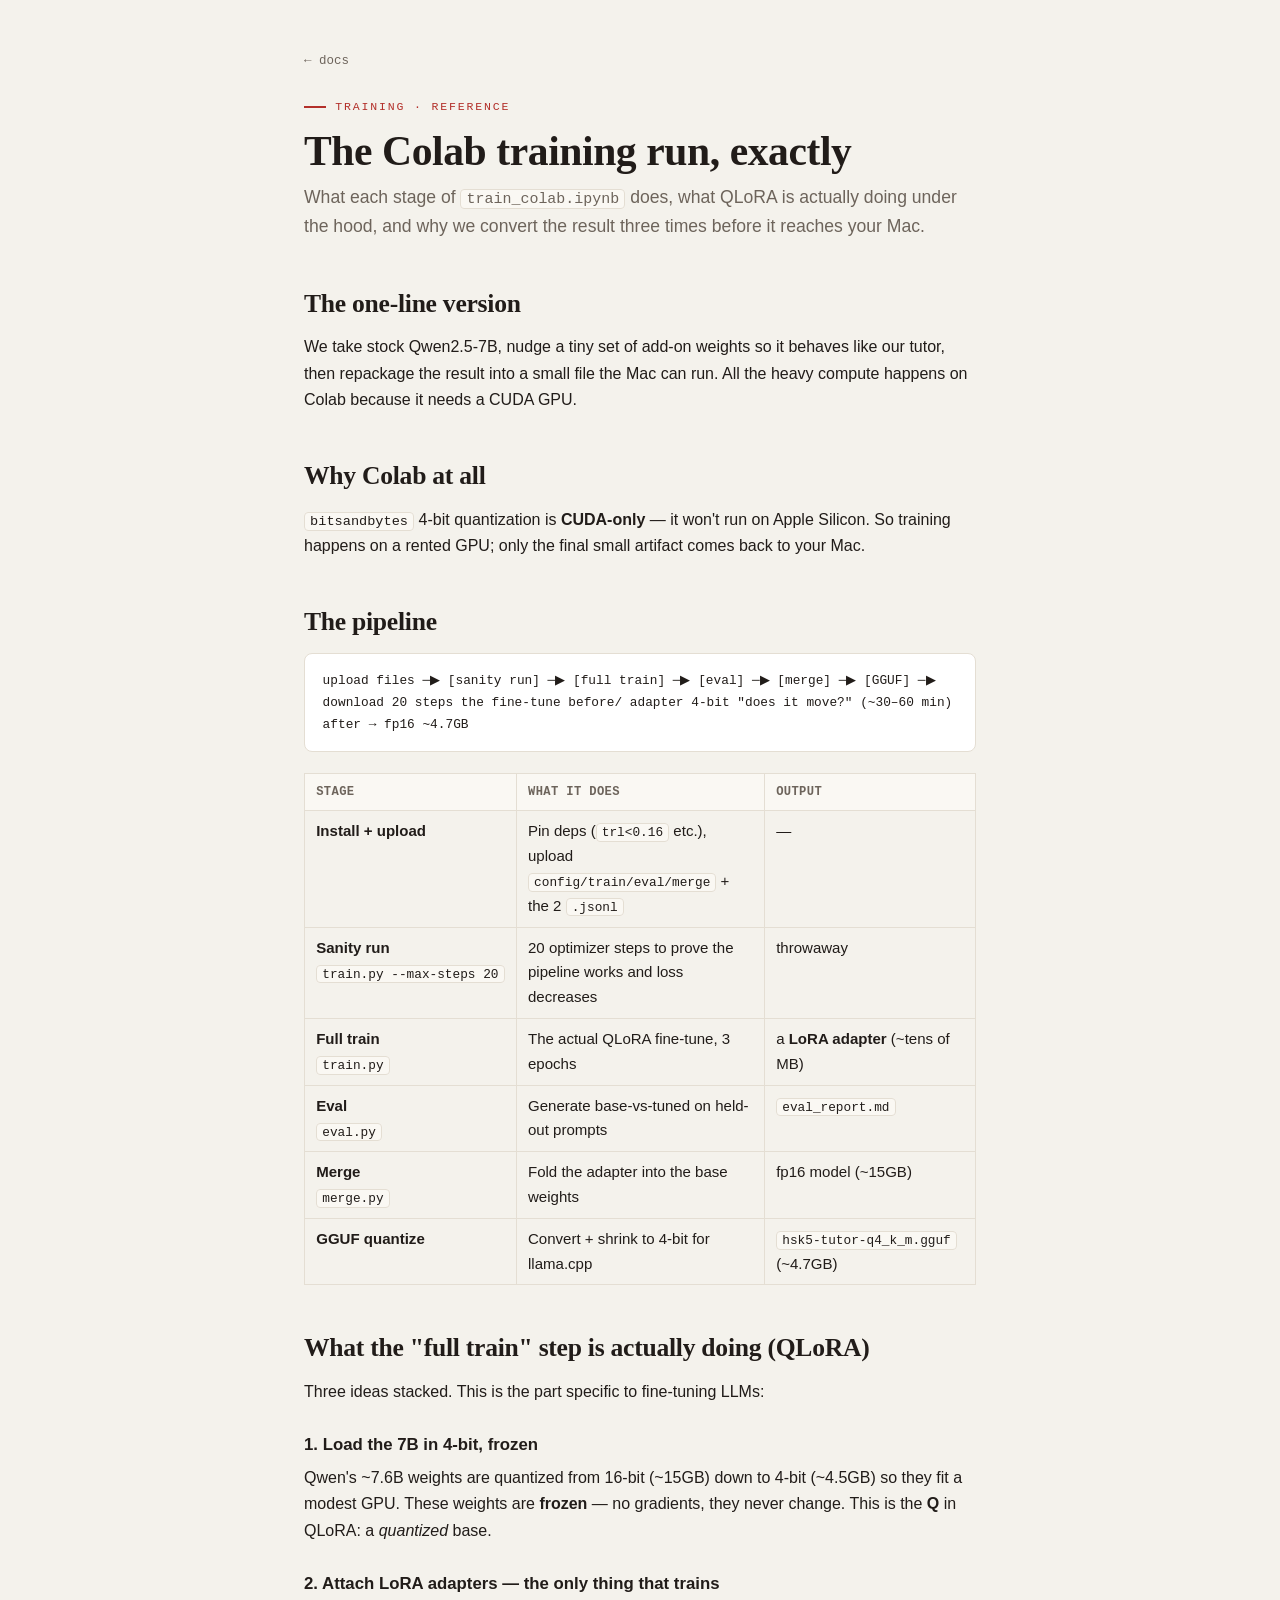
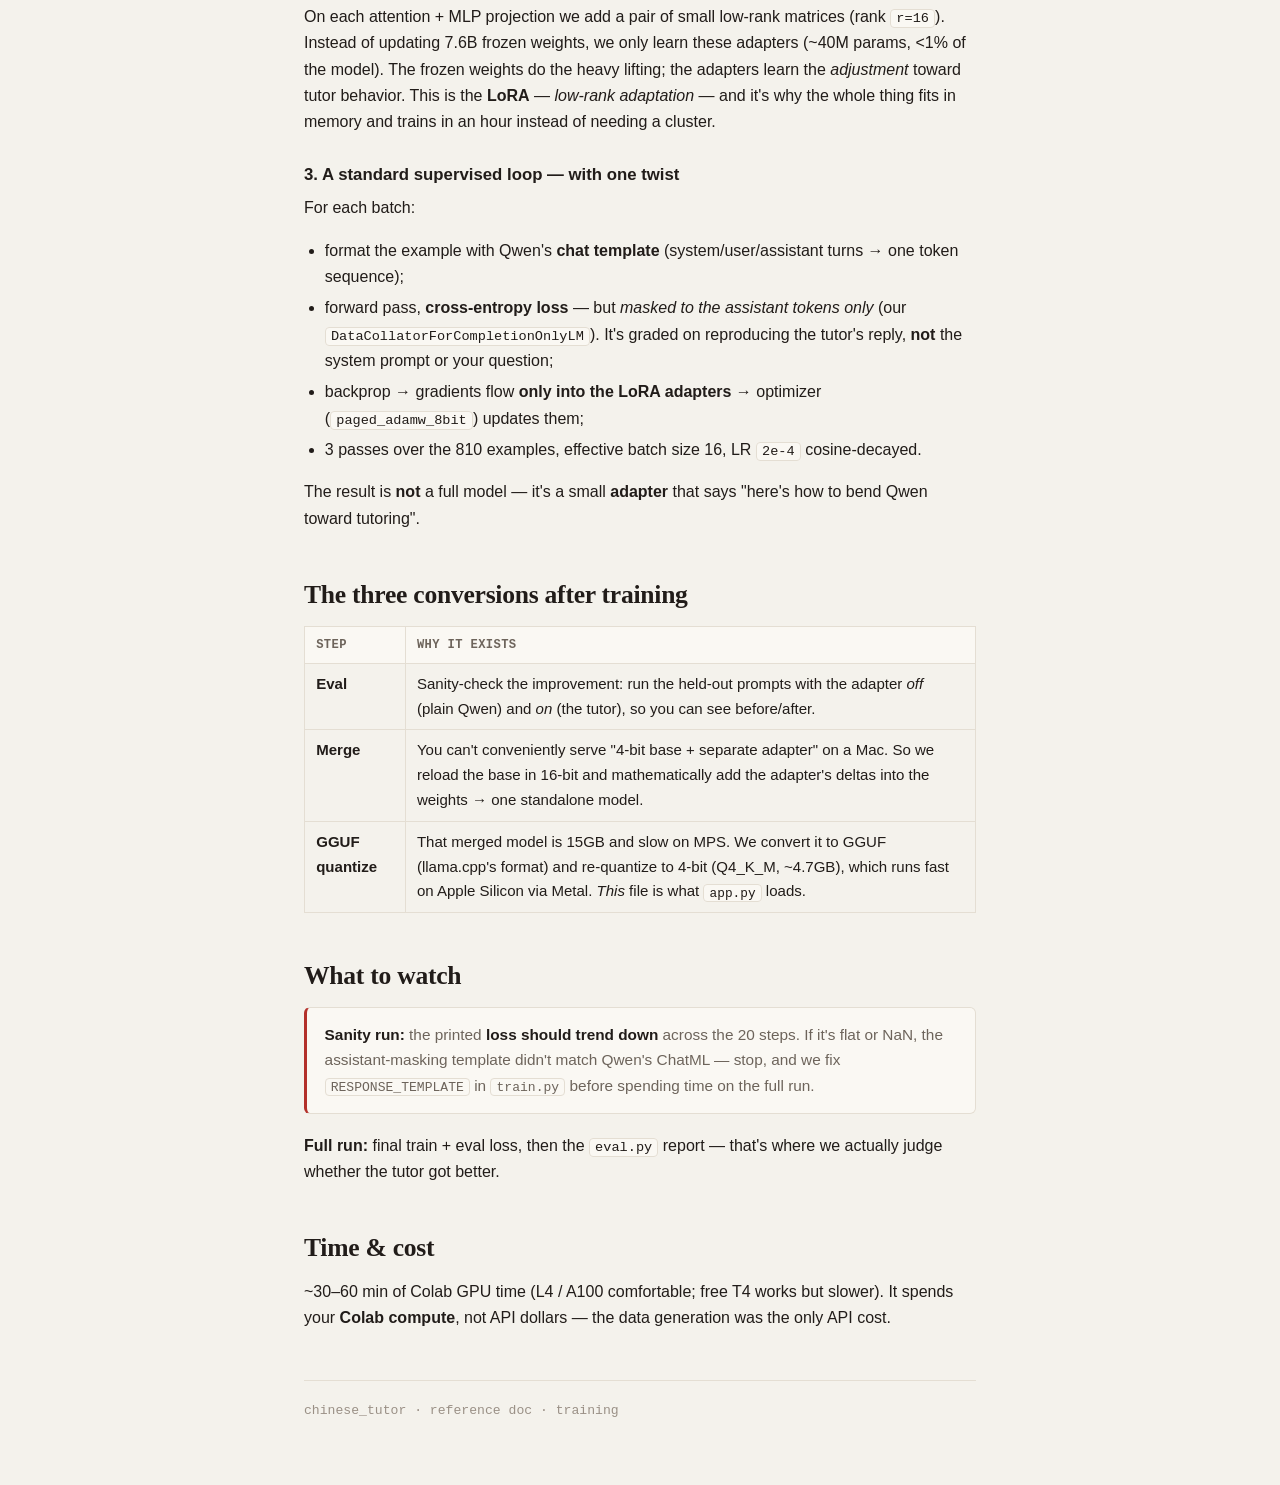
<file: docs/training-run.html>
<!doctype html>
<html lang="en">
<head>
<meta charset="utf-8">
<meta name="viewport" content="width=device-width, initial-scale=1">
<title>The Colab training run, explained</title>
<link rel="stylesheet" href="style.css">
</head>
<body>
<div class="wrap">
  <p class="crumb"><a href="index.html">← docs</a></p>
  <p class="eyebrow">Training · reference</p>
  <h1>The Colab training run, exactly</h1>
  <p class="lead">What each stage of <code>train_colab.ipynb</code> does, what QLoRA is actually doing under the hood, and why we convert the result three times before it reaches your Mac.</p>

  <h2>The one-line version</h2>
  <p>We take stock Qwen2.5-7B, nudge a tiny set of add-on weights so it behaves like our tutor, then repackage the result into a small file the Mac can run. All the heavy compute happens on Colab because it needs a CUDA GPU.</p>

  <h2>Why Colab at all</h2>
  <p><code>bitsandbytes</code> 4-bit quantization is <strong>CUDA-only</strong> — it won't run on Apple Silicon. So training happens on a rented GPU; only the final small artifact comes back to your Mac.</p>

  <h2>The pipeline</h2>
  <div class="flow">upload files ─▶ [sanity run] ─▶ [full train] ─▶ [eval] ─▶ [merge] ─▶ [GGUF] ─▶ download
                 20 steps         the fine-tune    before/    adapter    4-bit
                 "does it move?"   (~30–60 min)     after      → fp16     ~4.7GB</div>
  <table>
    <thead><tr><th>Stage</th><th>What it does</th><th>Output</th></tr></thead>
    <tbody>
      <tr><td><strong>Install + upload</strong></td><td>Pin deps (<code>trl&lt;0.16</code> etc.), upload <code>config/train/eval/merge</code> + the 2 <code>.jsonl</code></td><td>—</td></tr>
      <tr><td><strong>Sanity run</strong><br><code>train.py --max-steps 20</code></td><td>20 optimizer steps to prove the pipeline works and loss decreases</td><td>throwaway</td></tr>
      <tr><td><strong>Full train</strong><br><code>train.py</code></td><td>The actual QLoRA fine-tune, 3 epochs</td><td>a <strong>LoRA adapter</strong> (~tens of MB)</td></tr>
      <tr><td><strong>Eval</strong><br><code>eval.py</code></td><td>Generate base-vs-tuned on held-out prompts</td><td><code>eval_report.md</code></td></tr>
      <tr><td><strong>Merge</strong><br><code>merge.py</code></td><td>Fold the adapter into the base weights</td><td>fp16 model (~15GB)</td></tr>
      <tr><td><strong>GGUF quantize</strong></td><td>Convert + shrink to 4-bit for llama.cpp</td><td><code>hsk5-tutor-q4_k_m.gguf</code> (~4.7GB)</td></tr>
    </tbody>
  </table>

  <h2>What the "full train" step is actually doing (QLoRA)</h2>
  <p>Three ideas stacked. This is the part specific to fine-tuning LLMs:</p>

  <h3>1. Load the 7B in 4-bit, frozen</h3>
  <p>Qwen's ~7.6B weights are quantized from 16-bit (~15GB) down to 4-bit (~4.5GB) so they fit a modest GPU. These weights are <strong>frozen</strong> — no gradients, they never change. This is the <strong>Q</strong> in QLoRA: a <em>quantized</em> base.</p>

  <h3>2. Attach LoRA adapters — the only thing that trains</h3>
  <p>On each attention + MLP projection we add a pair of small low-rank matrices (rank <code>r=16</code>). Instead of updating 7.6B frozen weights, we only learn these adapters (~40M params, &lt;1% of the model). The frozen weights do the heavy lifting; the adapters learn the <em>adjustment</em> toward tutor behavior. This is the <strong>LoRA</strong> — <em>low-rank adaptation</em> — and it's why the whole thing fits in memory and trains in an hour instead of needing a cluster.</p>

  <h3>3. A standard supervised loop — with one twist</h3>
  <p>For each batch:</p>
  <ul>
    <li>format the example with Qwen's <strong>chat template</strong> (system/user/assistant turns → one token sequence);</li>
    <li>forward pass, <strong>cross-entropy loss</strong> — but <em>masked to the assistant tokens only</em> (our <code>DataCollatorForCompletionOnlyLM</code>). It's graded on reproducing the tutor's reply, <strong>not</strong> the system prompt or your question;</li>
    <li>backprop → gradients flow <strong>only into the LoRA adapters</strong> → optimizer (<code>paged_adamw_8bit</code>) updates them;</li>
    <li>3 passes over the 810 examples, effective batch size 16, LR <code>2e-4</code> cosine-decayed.</li>
  </ul>
  <p>The result is <strong>not</strong> a full model — it's a small <strong>adapter</strong> that says "here's how to bend Qwen toward tutoring".</p>

  <h2>The three conversions after training</h2>
  <table>
    <thead><tr><th>Step</th><th>Why it exists</th></tr></thead>
    <tbody>
      <tr><td><strong>Eval</strong></td><td>Sanity-check the improvement: run the held-out prompts with the adapter <em>off</em> (plain Qwen) and <em>on</em> (the tutor), so you can see before/after.</td></tr>
      <tr><td><strong>Merge</strong></td><td>You can't conveniently serve "4-bit base + separate adapter" on a Mac. So we reload the base in 16-bit and mathematically add the adapter's deltas into the weights → one standalone model.</td></tr>
      <tr><td><strong>GGUF quantize</strong></td><td>That merged model is 15GB and slow on MPS. We convert it to GGUF (llama.cpp's format) and re-quantize to 4-bit (Q4_K_M, ~4.7GB), which runs fast on Apple Silicon via Metal. <em>This</em> file is what <code>app.py</code> loads.</td></tr>
    </tbody>
  </table>

  <h2>What to watch</h2>
  <div class="callout seal"><strong>Sanity run:</strong> the printed <strong>loss should trend down</strong> across the 20 steps. If it's flat or NaN, the assistant-masking template didn't match Qwen's ChatML — stop, and we fix <code>RESPONSE_TEMPLATE</code> in <code>train.py</code> before spending time on the full run.</div>
  <p><strong>Full run:</strong> final train + eval loss, then the <code>eval.py</code> report — that's where we actually judge whether the tutor got better.</p>

  <h2>Time &amp; cost</h2>
  <p>~30–60 min of Colab GPU time (L4 / A100 comfortable; free T4 works but slower). It spends your <strong>Colab compute</strong>, not API dollars — the data generation was the only API cost.</p>

  <div class="foot">chinese_tutor · reference doc · training</div>
</div>
</body>
</html>
</file>
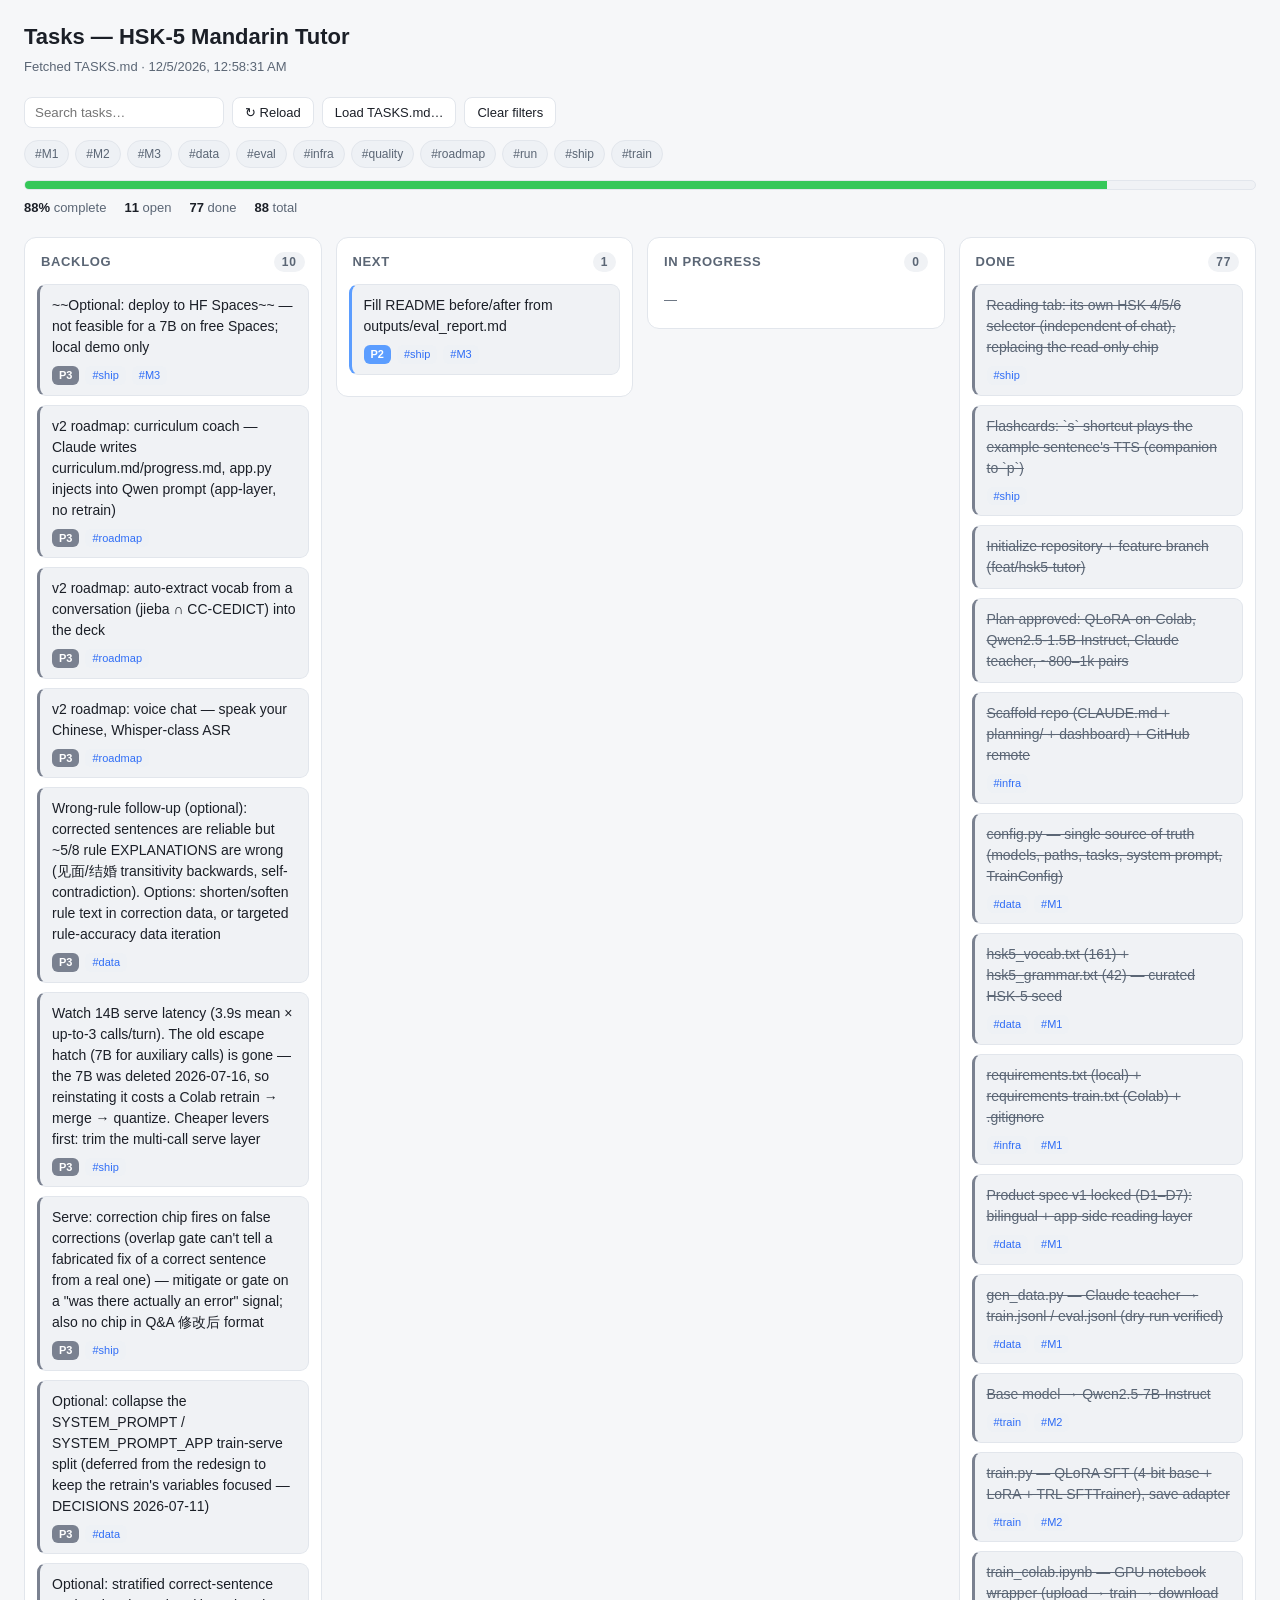
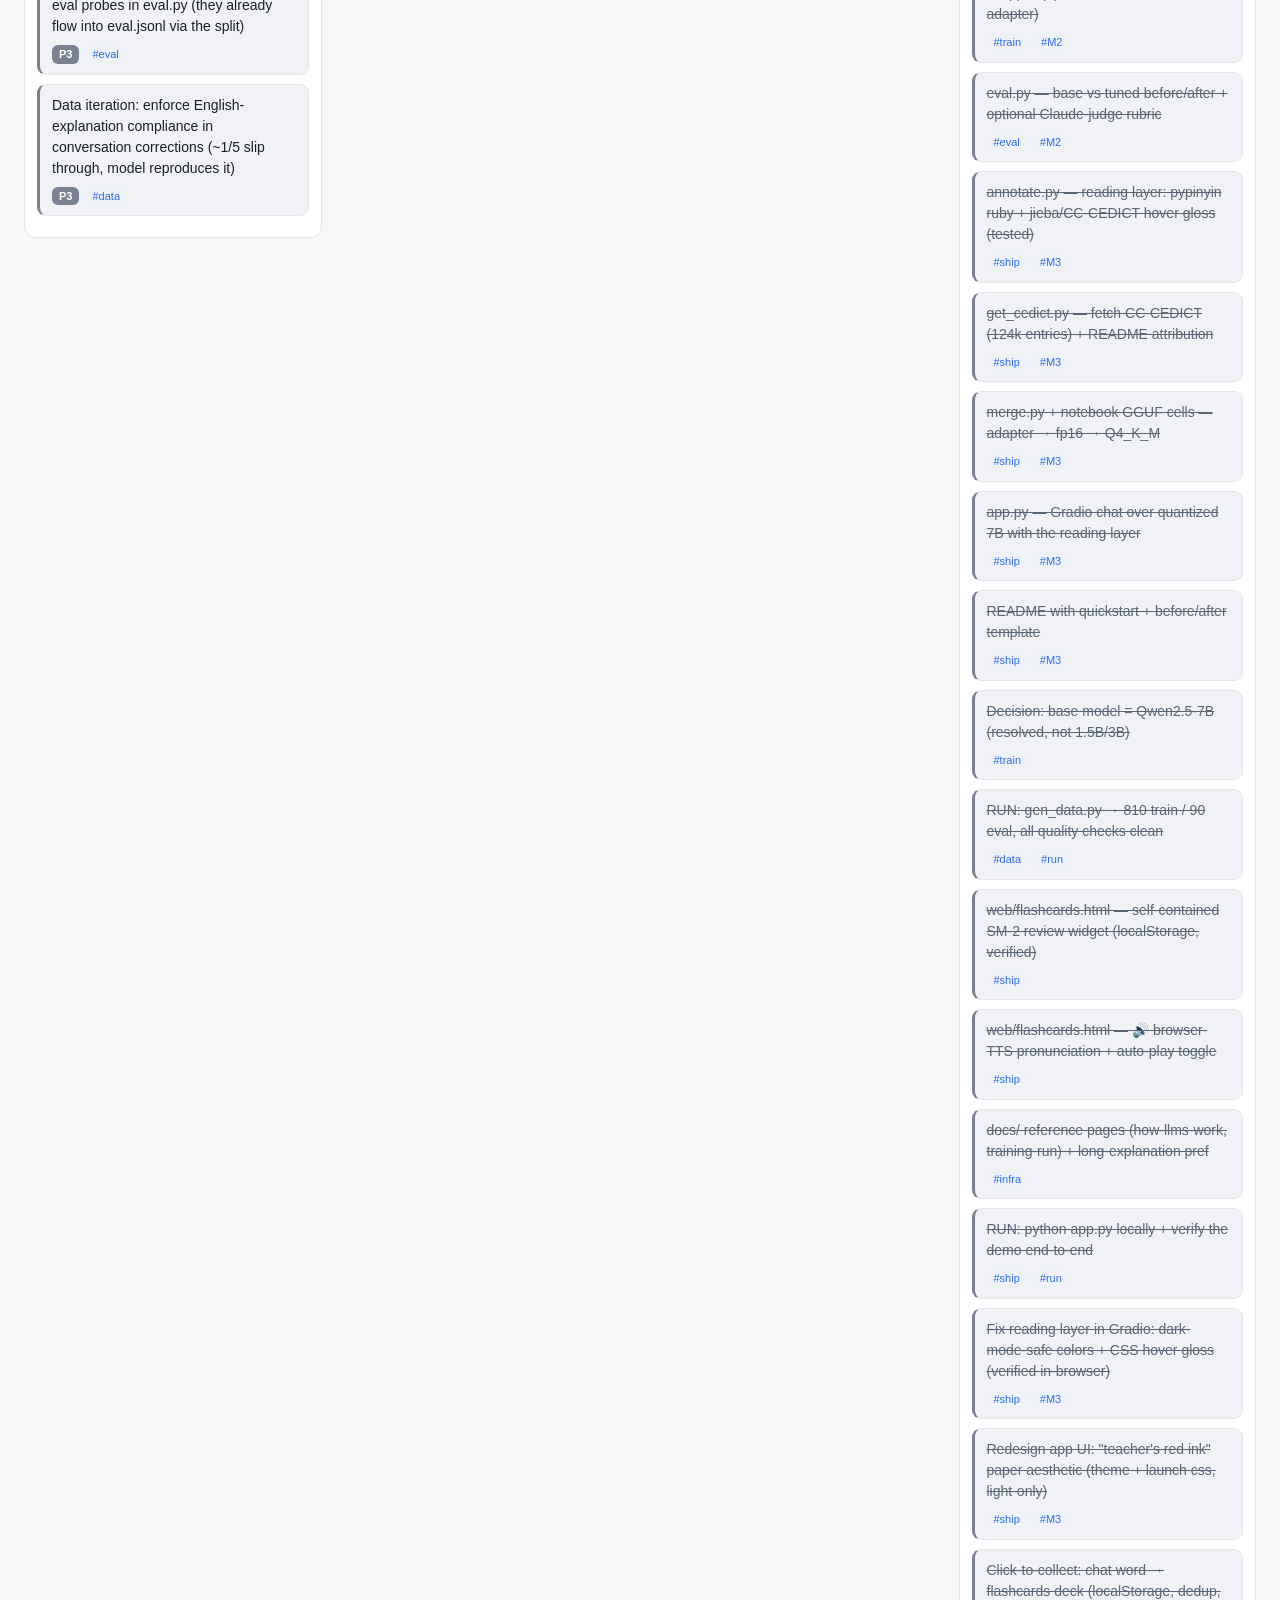
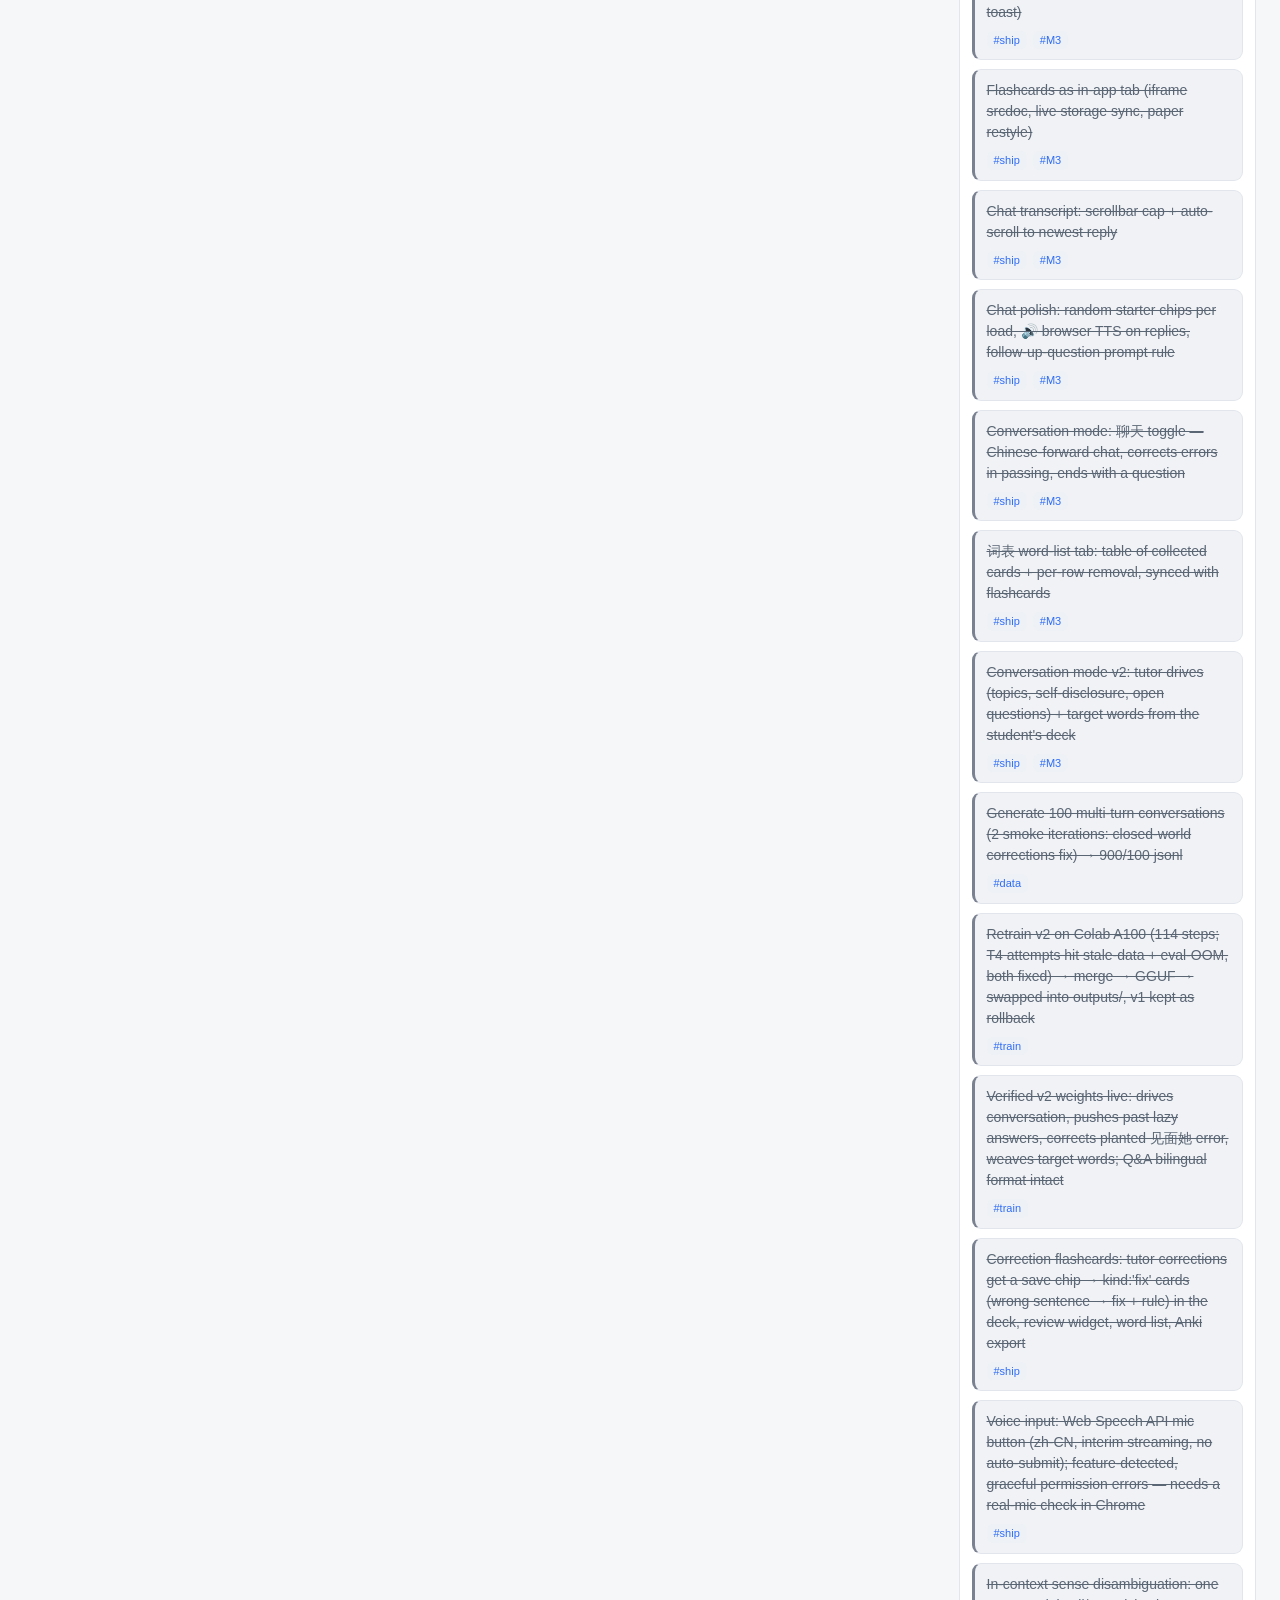
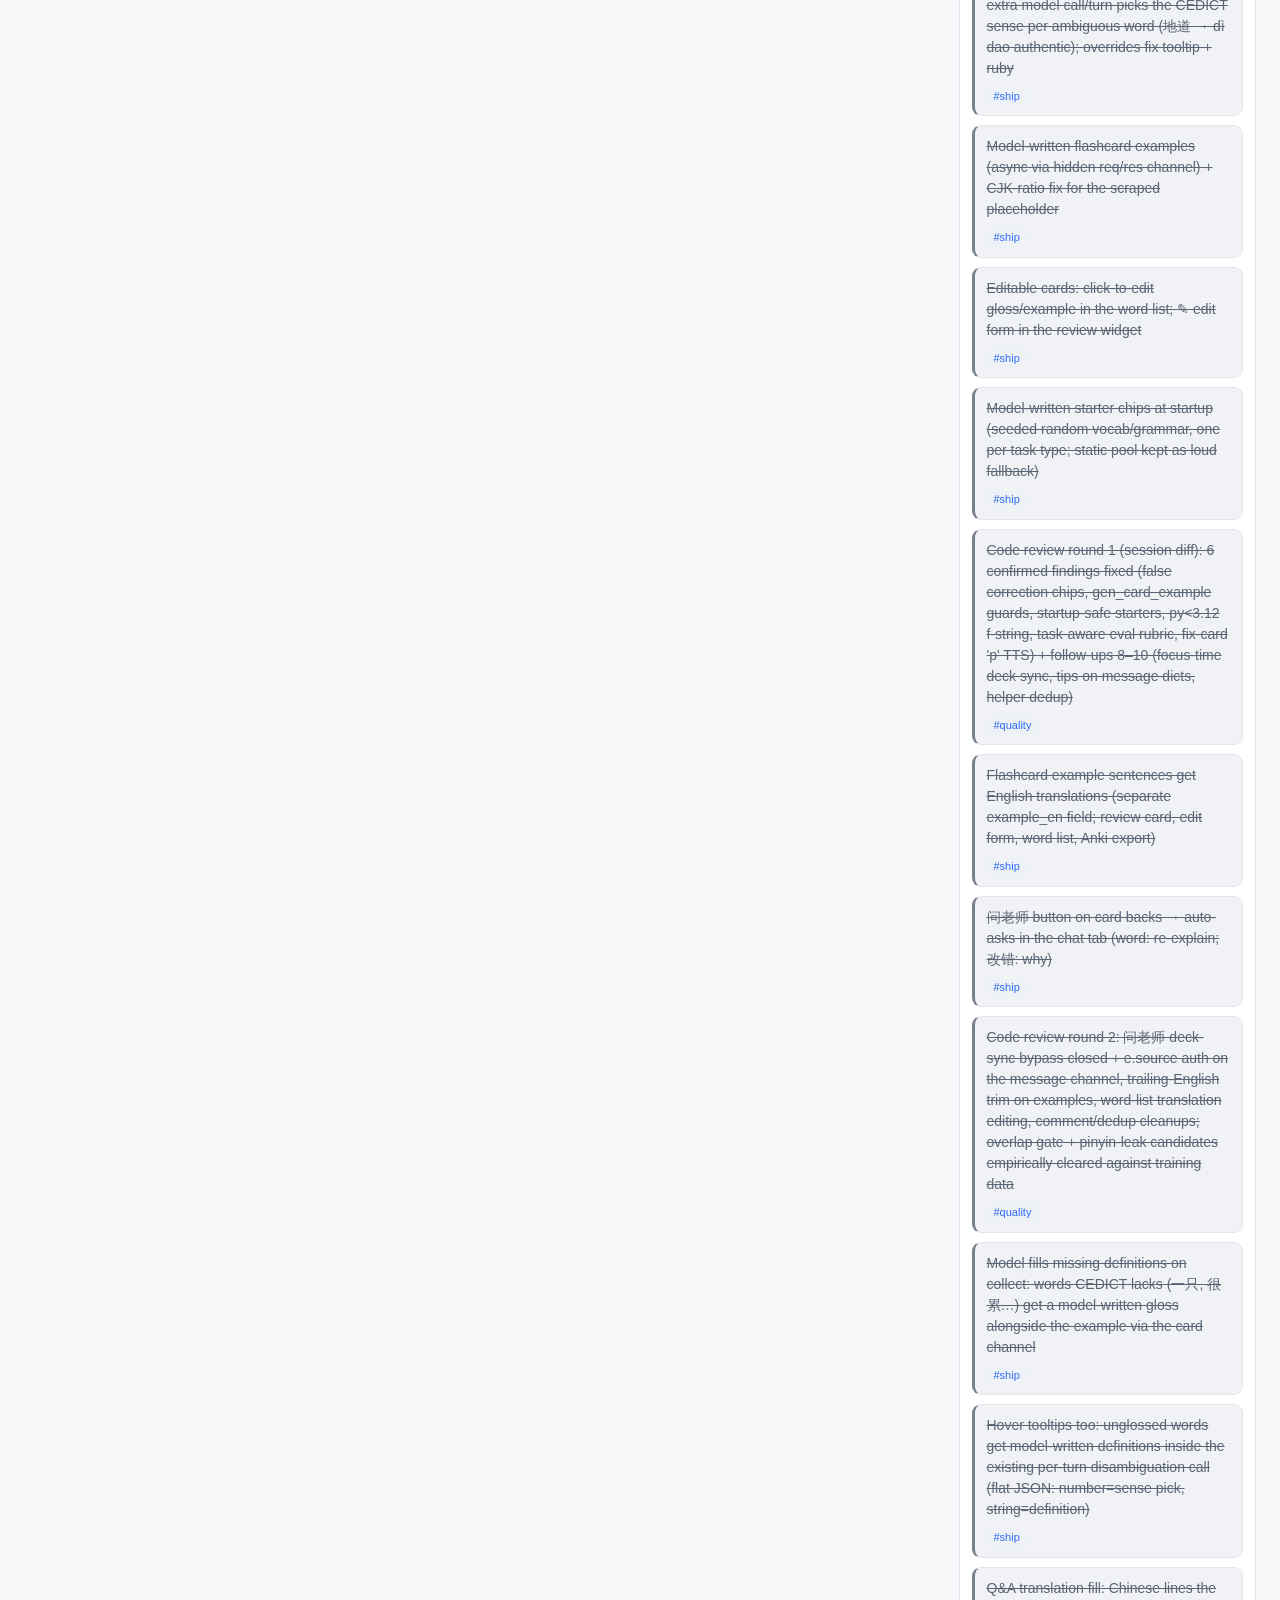
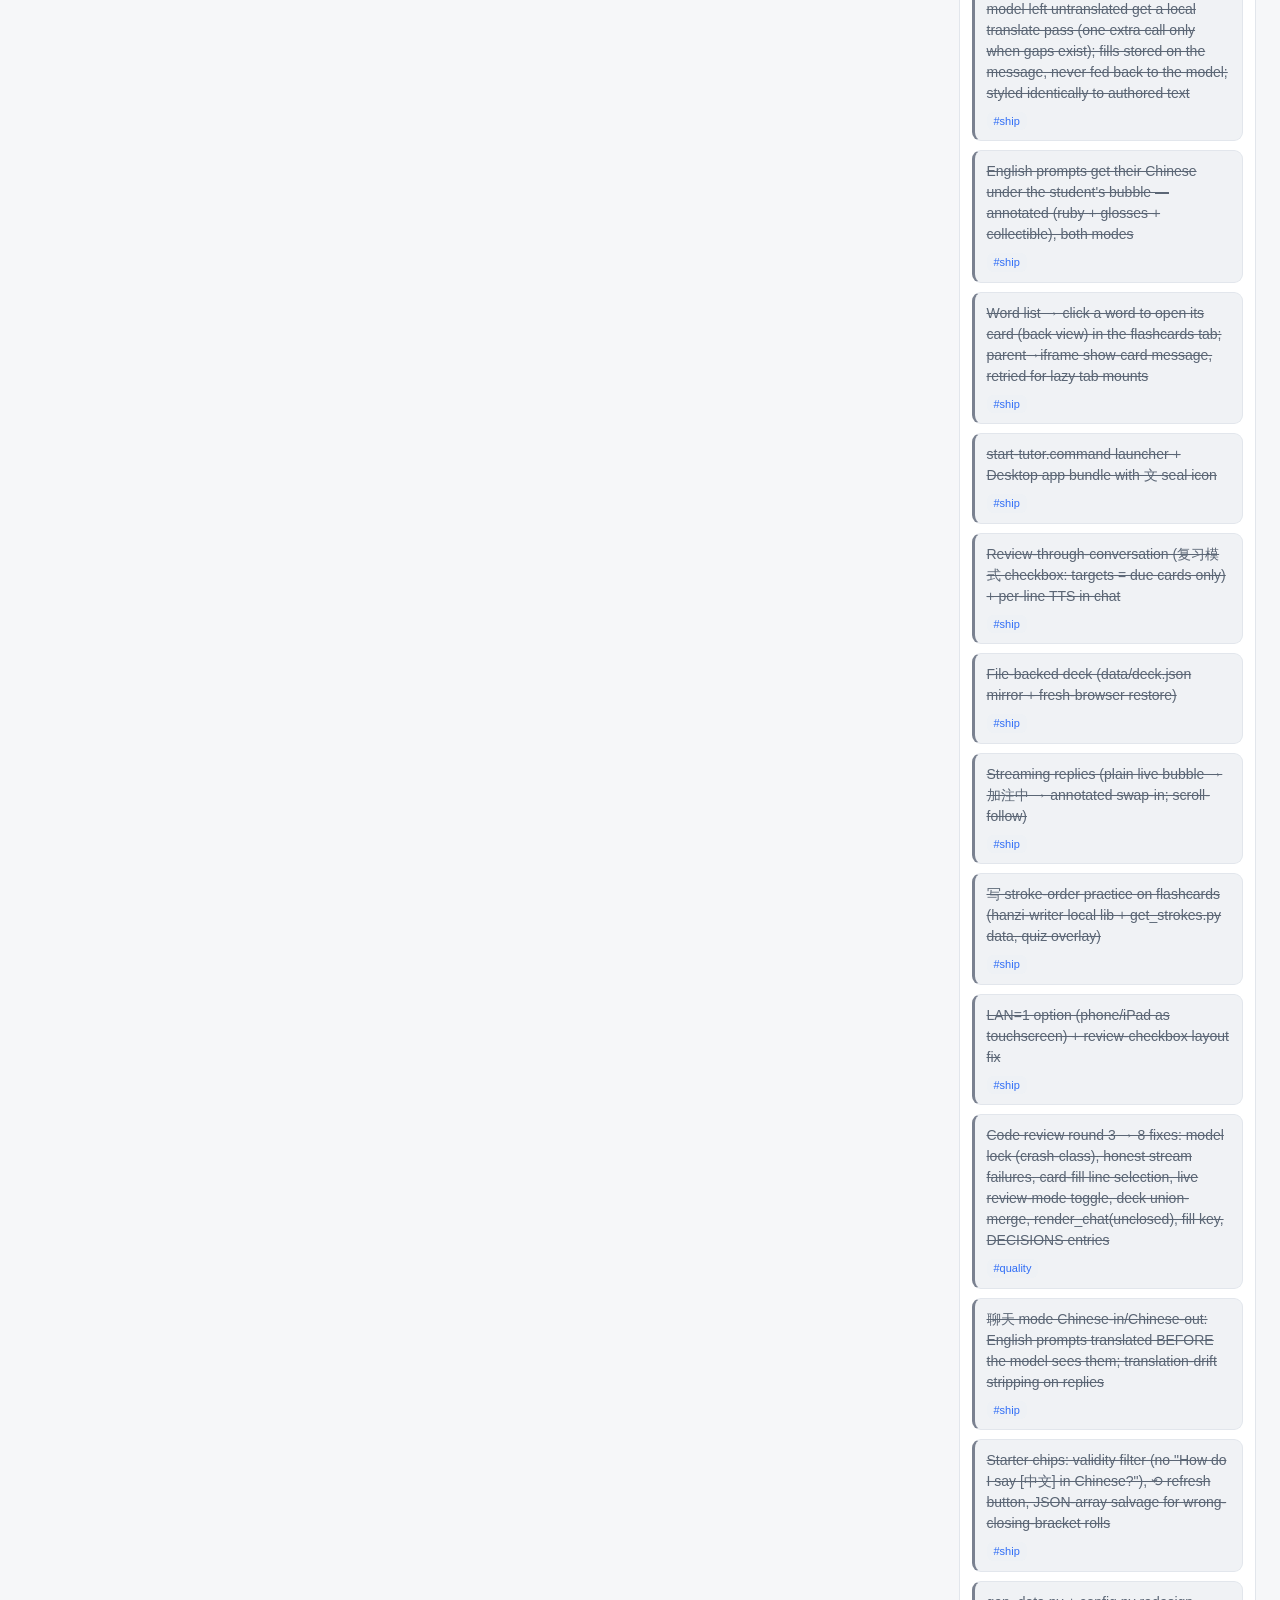
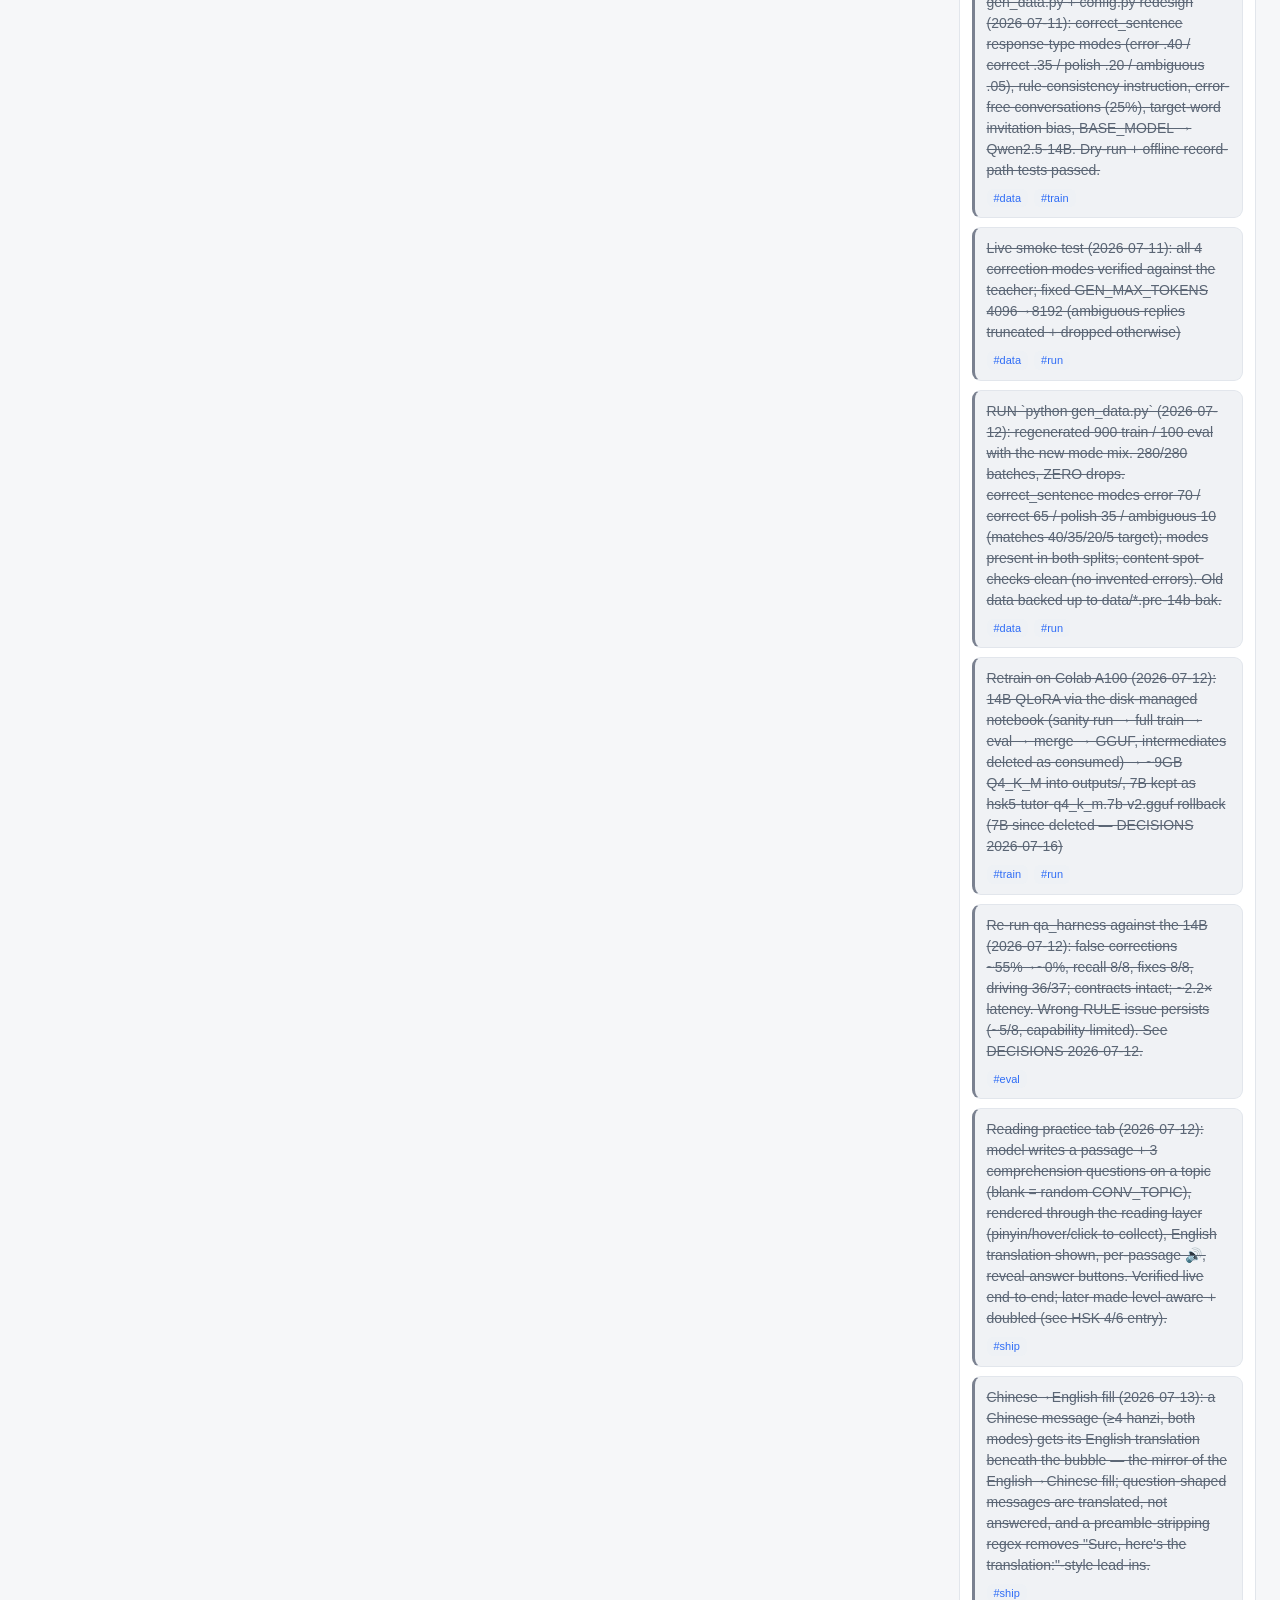
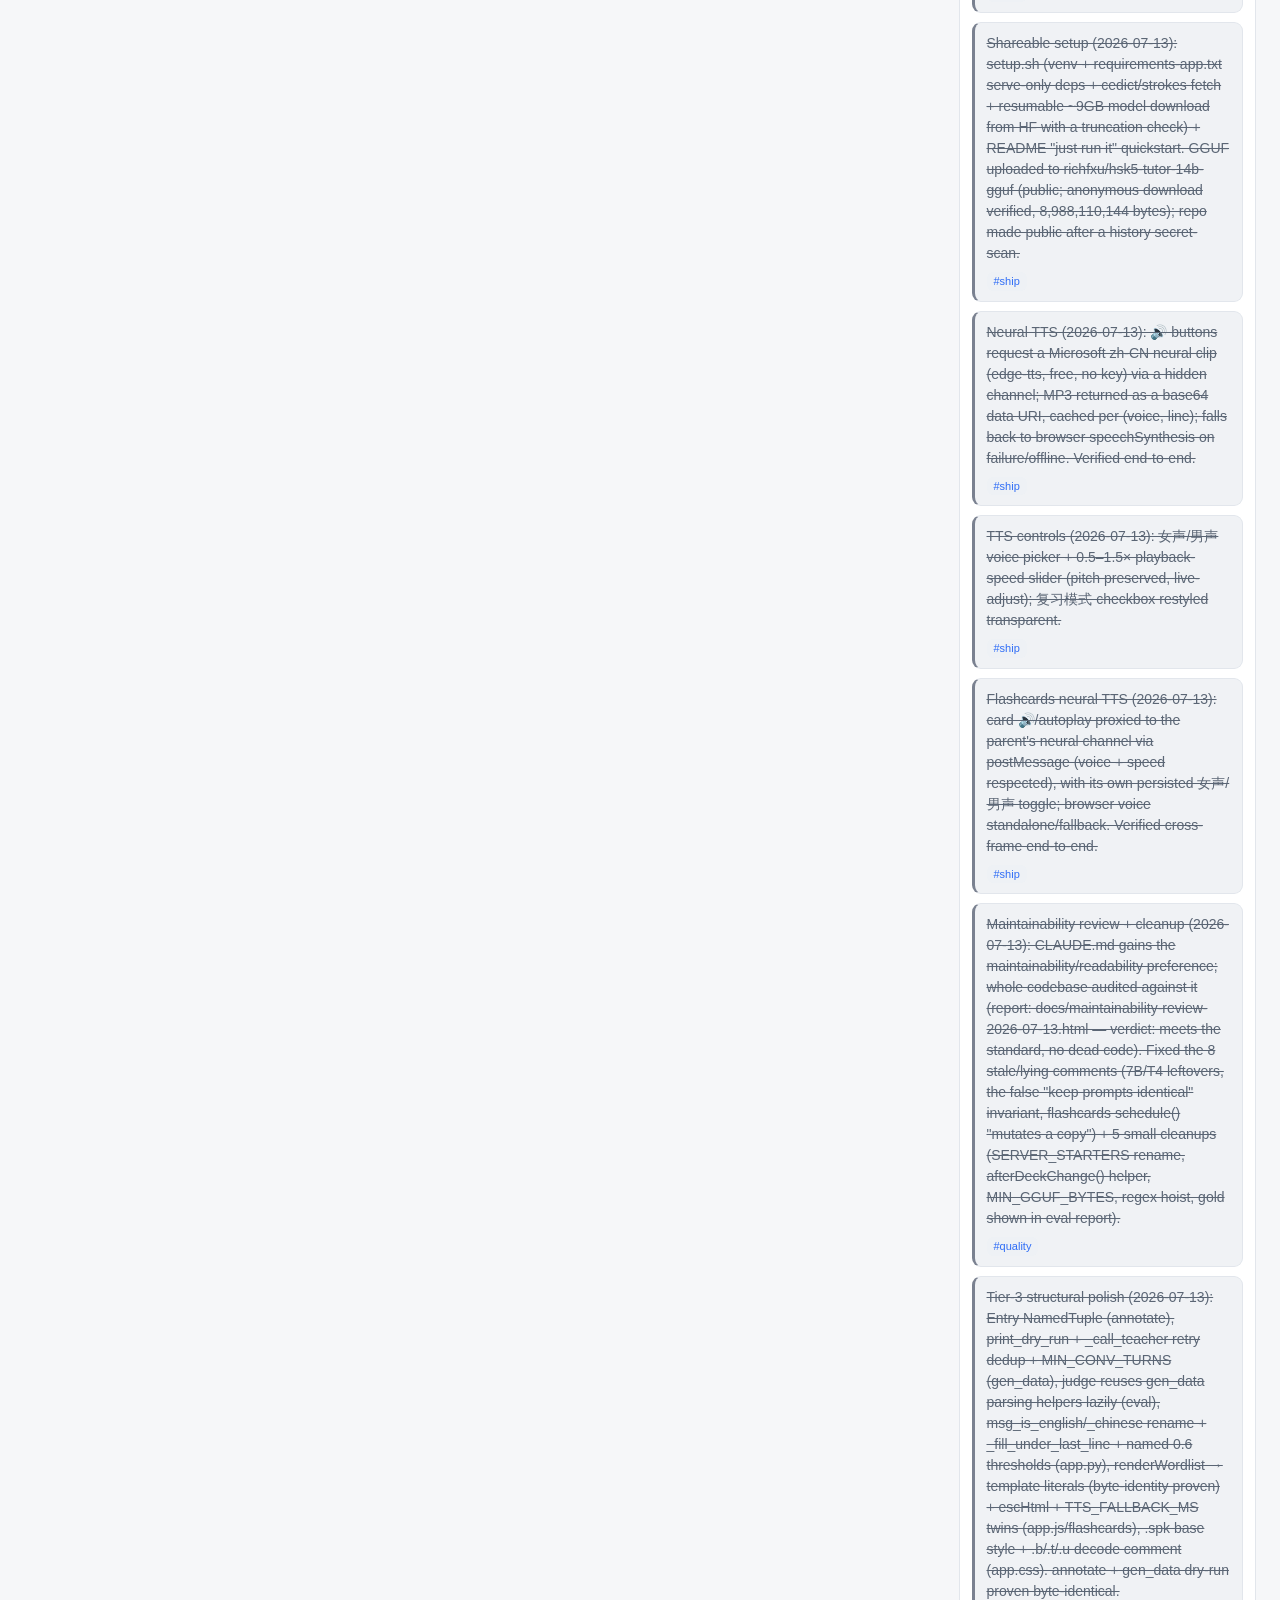
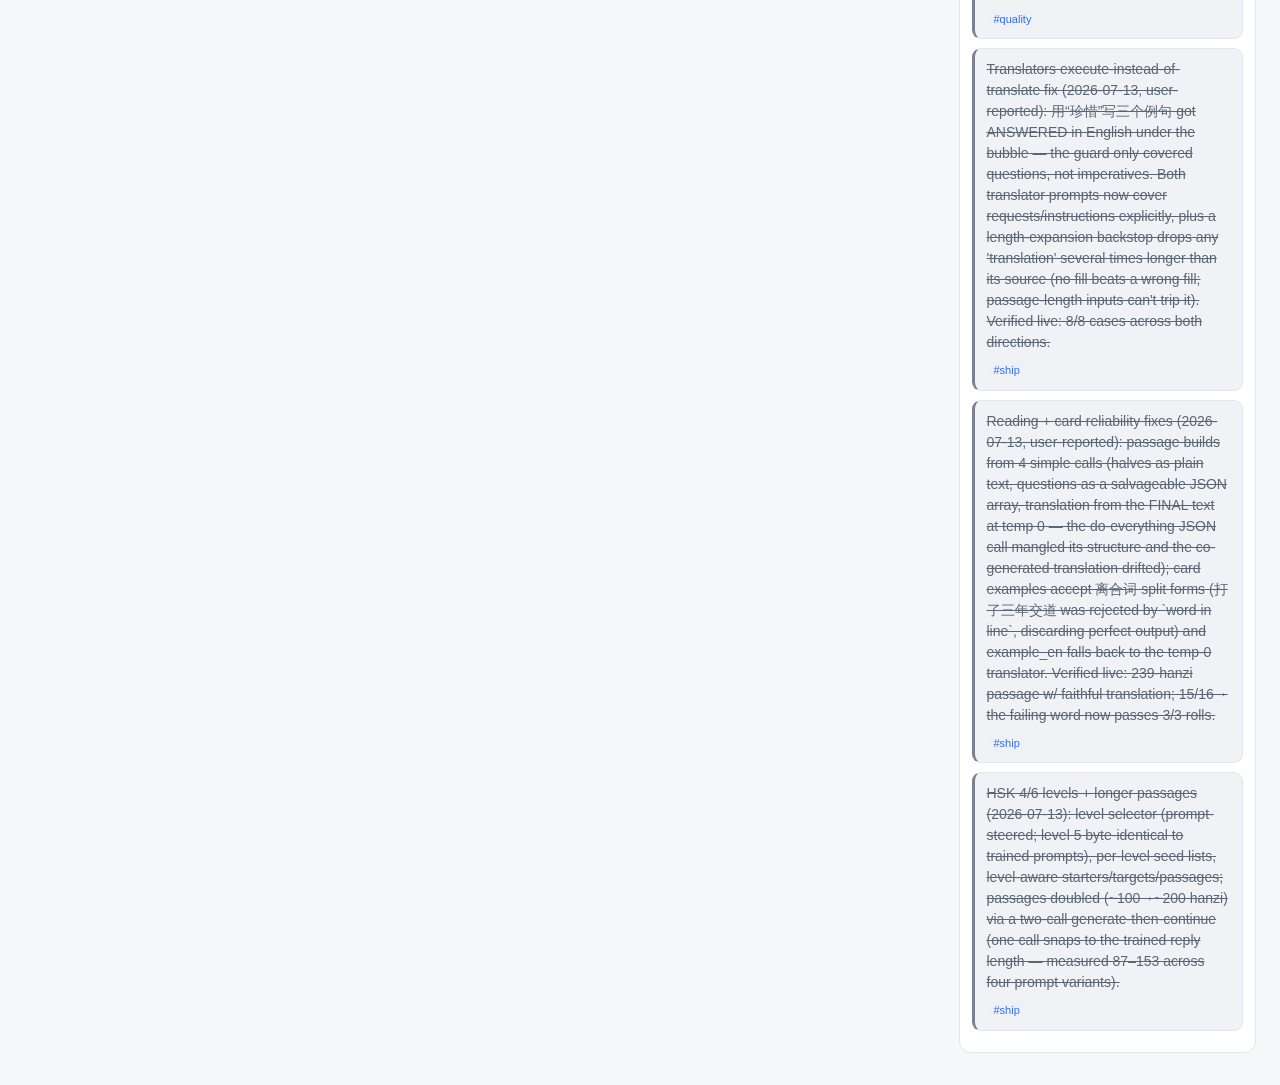
<file: planning/dashboard.html>
<!DOCTYPE html>
<html lang="en">
<head>
<meta charset="UTF-8" />
<meta name="viewport" content="width=device-width, initial-scale=1.0" />
<title>Task Dashboard</title>
<style>
  :root {
    --bg: #0f1115; --panel: #171a21; --panel-2: #1e222b; --border: #2a2f3a;
    --text: #e6e8ec; --muted: #9aa3b2; --accent: #5b9dff;
    --p0: #ff5d5d; --p1: #ff9f43; --p2: #5b9dff; --p3: #7a8190;
    --done: #34c759; --chip: #232833;
  }
  @media (prefers-color-scheme: light) {
    :root {
      --bg: #f6f7f9; --panel: #ffffff; --panel-2: #f0f2f5; --border: #e2e6ec;
      --text: #1b1f27; --muted: #5b6675; --accent: #2f6df6; --chip: #eef1f5;
    }
  }
  * { box-sizing: border-box; }
  body { margin: 0; background: var(--bg); color: var(--text);
    font: 14px/1.5 -apple-system, BlinkMacSystemFont, "Segoe UI", Roboto, Helvetica, Arial, sans-serif; }
  header { padding: 20px 24px 12px; }
  .title { font-size: 22px; font-weight: 700; margin: 0 0 4px; }
  .sub { color: var(--muted); font-size: 13px; }
  .toolbar { display: flex; flex-wrap: wrap; gap: 8px; align-items: center; padding: 8px 24px 4px; }
  .toolbar input[type=search] { background: var(--panel); border: 1px solid var(--border); color: var(--text);
    padding: 7px 10px; border-radius: 8px; min-width: 200px; }
  button { background: var(--panel); border: 1px solid var(--border); color: var(--text);
    padding: 7px 12px; border-radius: 8px; cursor: pointer; font-size: 13px; }
  button:hover { border-color: var(--accent); }
  .chips { display: flex; flex-wrap: wrap; gap: 6px; padding: 8px 24px; }
  .chip { background: var(--chip); border: 1px solid var(--border); color: var(--muted);
    padding: 4px 10px; border-radius: 999px; cursor: pointer; font-size: 12px; }
  .chip.active { background: var(--accent); color: #fff; border-color: var(--accent); }
  .progress-wrap { padding: 4px 24px 12px; }
  .bar { height: 10px; background: var(--panel-2); border-radius: 999px; overflow: hidden; border: 1px solid var(--border); }
  .bar > span { display: block; height: 100%; background: var(--done); width: 0; transition: width .4s ease; }
  .stats { display: flex; gap: 18px; flex-wrap: wrap; color: var(--muted); font-size: 13px; margin-top: 8px; }
  .stats b { color: var(--text); }
  .board { display: grid; grid-auto-flow: column; grid-auto-columns: minmax(260px, 1fr);
    gap: 14px; padding: 8px 24px 32px; overflow-x: auto; align-items: start; }
  .col { background: var(--panel); border: 1px solid var(--border); border-radius: 12px; padding: 12px; }
  .col h2 { font-size: 13px; text-transform: uppercase; letter-spacing: .05em; color: var(--muted);
    margin: 2px 4px 12px; display: flex; justify-content: space-between; }
  .col h2 .count { background: var(--panel-2); border-radius: 999px; padding: 1px 8px; font-size: 12px; }
  .card { background: var(--panel-2); border: 1px solid var(--border); border-left: 3px solid var(--p3);
    border-radius: 9px; padding: 10px 12px; margin-bottom: 9px; }
  .card.p0 { border-left-color: var(--p0); } .card.p1 { border-left-color: var(--p1); }
  .card.p2 { border-left-color: var(--p2); } .card.p3 { border-left-color: var(--p3); }
  .card.done .ttl { text-decoration: line-through; color: var(--muted); }
  .card .ttl { font-size: 14px; }
  .card .ttl a { color: inherit; text-decoration: underline dotted; text-underline-offset: 3px; }
  .card .ttl a:hover { text-decoration: underline; }
  .card .meta { display: flex; flex-wrap: wrap; gap: 6px; margin-top: 8px; align-items: center; }
  .badge { font-size: 11px; font-weight: 700; padding: 1px 7px; border-radius: 6px; color: #fff; }
  .badge.p0 { background: var(--p0); } .badge.p1 { background: var(--p1); }
  .badge.p2 { background: var(--p2); } .badge.p3 { background: var(--p3); }
  .tag { font-size: 11px; color: var(--accent); background: var(--chip); padding: 1px 7px; border-radius: 6px; }
  .id { font-size: 11px; color: var(--muted); font-family: ui-monospace, monospace; }
  .empty { color: var(--muted); font-size: 13px; padding: 6px 4px; }
  .notice { margin: 24px; padding: 16px 18px; background: var(--panel); border: 1px solid var(--border);
    border-radius: 12px; color: var(--muted); }
  .notice code { background: var(--panel-2); padding: 1px 6px; border-radius: 5px; color: var(--text); }
  .notice b { color: var(--text); }
</style>
</head>
<body>
<header>
  <h1 class="title" id="proj">Task Dashboard</h1>
  <div class="sub" id="updated">Reading TASKS.md…</div>
</header>

<div class="toolbar">
  <input type="search" id="search" placeholder="Search tasks…" />
  <button id="reload">↻ Reload</button>
  <button id="pickbtn">Load TASKS.md…</button>
  <input type="file" id="picker" accept=".md,text/markdown,text/plain" style="display:none" />
  <button id="clearfilters">Clear filters</button>
</div>
<div class="chips" id="chips"></div>

<div class="progress-wrap">
  <div class="bar"><span id="barfill"></span></div>
  <div class="stats" id="stats"></div>
</div>

<div id="content"></div>

<script>
const STANDARD = ["Backlog", "Next", "In Progress", "Done"];
let STATE = { columns: [], title: "Task Dashboard", selectedTags: new Set(), search: "" };

function parseTasks(md) {
  const lines = md.split(/\r?\n/);
  let title = "Task Dashboard";
  const columns = [];
  let cur = null;
  const titleMatch = md.match(/^#\s+(.+?)\s*$/m);
  if (titleMatch) title = titleMatch[1];

  for (const line of lines) {
    const h2 = line.match(/^##\s+(.+?)\s*$/);
    if (h2) { cur = { name: h2[1].trim(), tasks: [] }; columns.push(cur); continue; }
    const t = line.match(/^\s*[-*]\s*\[([ xX~])\]\s*(.+?)\s*$/);
    if (t && cur) {
      let text = t[2];
      const checked = /[xX]/.test(t[1]);
      const colDone = cur.name.toLowerCase() === "done";
      const linkM = text.match(/\[([^\]]+)\]\(([^)\s]+)\)/);
      const link = linkM ? linkM[2] : null;
      if (linkM) text = text.replace(linkM[0], linkM[1]);
      const priM = text.match(/\((P[0-3])\)/i);
      const priority = priM ? priM[1].toUpperCase() : null;
      const tags = [...text.matchAll(/#([\w-]+)/g)].map(m => m[1]);
      const idM = text.match(/^([A-Za-z]{1,6}\d+|\d+\.)\s+/);
      const id = idM ? idM[1] : null;
      let ttl = text
        .replace(/\((P[0-3])\)/i, "")
        .replace(/#[\w-]+/g, "")
        .replace(/^([A-Za-z]{1,6}\d+|\d+\.)\s+/, "")
        .replace(/\s{2,}/g, " ").trim();
      cur.tasks.push({ title: ttl || text.trim(), done: checked || colDone, priority, tags, id, link });
    }
  }
  return { title, columns };
}

function orderColumns(columns) {
  const byName = {}; columns.forEach(c => byName[c.name.toLowerCase()] = c);
  const ordered = [];
  STANDARD.forEach(n => { const c = byName[n.toLowerCase()]; if (c) { ordered.push(c); delete byName[n.toLowerCase()]; } });
  columns.forEach(c => { if (byName[c.name.toLowerCase()]) ordered.push(c); });
  return ordered;
}

function allTags(columns) {
  const s = new Set();
  columns.forEach(c => c.tasks.forEach(t => t.tags.forEach(tag => s.add(tag))));
  return [...s].sort();
}

function visible(task) {
  const { selectedTags, search } = STATE;
  if (selectedTags.size && !task.tags.some(t => selectedTags.has(t))) return false;
  if (search && !task.title.toLowerCase().includes(search.toLowerCase())) return false;
  return true;
}

function render() {
  const columns = orderColumns(STATE.columns);
  document.getElementById("proj").textContent = STATE.title;

  let total = 0, done = 0;
  STATE.columns.forEach(c => c.tasks.forEach(t => { total++; if (t.done) done++; }));
  const pct = total ? Math.round((done / total) * 100) : 0;
  document.getElementById("barfill").style.width = pct + "%";
  const open = total - done;
  document.getElementById("stats").innerHTML =
    `<span><b>${pct}%</b> complete</span><span><b>${open}</b> open</span>` +
    `<span><b>${done}</b> done</span><span><b>${total}</b> total</span>`;

  // chips
  const chipBox = document.getElementById("chips");
  chipBox.innerHTML = "";
  allTags(STATE.columns).forEach(tag => {
    const el = document.createElement("span");
    el.className = "chip" + (STATE.selectedTags.has(tag) ? " active" : "");
    el.textContent = "#" + tag;
    el.onclick = () => { STATE.selectedTags.has(tag) ? STATE.selectedTags.delete(tag) : STATE.selectedTags.add(tag); render(); };
    chipBox.appendChild(el);
  });

  // board
  const board = document.createElement("div");
  board.className = "board";
  columns.forEach(col => {
    const shown = col.tasks.filter(visible);
    const c = document.createElement("div");
    c.className = "col";
    c.innerHTML = `<h2>${escapeHtml(col.name)} <span class="count">${shown.length}</span></h2>`;
    if (!shown.length) {
      const e = document.createElement("div"); e.className = "empty"; e.textContent = "—"; c.appendChild(e);
    }
    shown.forEach(t => {
      const card = document.createElement("div");
      const pcls = t.priority ? t.priority.toLowerCase() : "p3";
      card.className = "card " + pcls + (t.done ? " done" : "");
      const meta = [];
      if (t.priority) meta.push(`<span class="badge ${pcls}">${t.priority}</span>`);
      if (t.id) meta.push(`<span class="id">${escapeHtml(t.id)}</span>`);
      t.tags.forEach(tag => meta.push(`<span class="tag">#${escapeHtml(tag)}</span>`));
      const ttlHtml = t.link
        ? `<a href="${escapeHtml(t.link)}" target="_blank" rel="noopener">${escapeHtml(t.title)}</a>`
        : escapeHtml(t.title);
      card.innerHTML = `<div class="ttl">${ttlHtml}</div>` +
        (meta.length ? `<div class="meta">${meta.join("")}</div>` : "");
      c.appendChild(card);
    });
    board.appendChild(c);
  });
  const content = document.getElementById("content");
  content.innerHTML = "";
  content.appendChild(board);
}

function escapeHtml(s) { return s.replace(/[&<>"']/g, m => ({ "&":"&amp;","<":"&lt;",">":"&gt;",'"':"&quot;","'":"&#39;" }[m])); }

function load(md, sourceLabel) {
  const parsed = parseTasks(md);
  STATE.columns = parsed.columns;
  STATE.title = parsed.title;
  document.getElementById("updated").textContent =
    (sourceLabel || "Loaded") + " · " + new Date().toLocaleString();
  render();
}

function showNotice() {
  document.getElementById("content").innerHTML =
    `<div class="notice"><b>Couldn't read TASKS.md directly.</b><br>
    Browsers block local file reads over <code>file://</code>. Serve the folder instead:<br><br>
    <code>cd planning &amp;&amp; python3 -m http.server 8000</code><br>
    then open <code>http://localhost:8000/dashboard.html</code>.<br><br>
    Or use <b>Load TASKS.md…</b> above to pick the file manually.</div>`;
  document.getElementById("updated").textContent = "TASKS.md not loaded";
}

async function fetchTasks() {
  try {
    const res = await fetch("TASKS.md", { cache: "no-store" });
    if (!res.ok) throw new Error("HTTP " + res.status);
    load(await res.text(), "Fetched TASKS.md");
  } catch (e) {
    showNotice();
  }
}

document.getElementById("reload").onclick = fetchTasks;
document.getElementById("clearfilters").onclick = () => { STATE.selectedTags.clear(); STATE.search = ""; document.getElementById("search").value = ""; render(); };
document.getElementById("search").oninput = (e) => { STATE.search = e.target.value; render(); };
document.getElementById("pickbtn").onclick = () => document.getElementById("picker").click();
document.getElementById("picker").onchange = (e) => {
  const f = e.target.files[0]; if (!f) return;
  const r = new FileReader();
  r.onload = () => load(r.result, "Loaded " + f.name);
  r.readAsText(f);
};

fetchTasks();
</script>
</body>
</html>
</file>
<file: docs/style.css>
/* Shared styles for the chinese_tutor reference docs. Theme-aware (light/dark). */
:root {
  --ground:#f4f2ec; --surface:#fff; --surface-2:#faf8f3; --ink:#211c19;
  --muted:#6d645b; --faint:#9a9086; --line:#e4ded3;
  --seal:#b3302a; --jade:#2f6e5d; --gold:#9c7a2e;
  --seal-wash:#f6e9e6; --jade-wash:#e7f0ec; --gold-wash:#f3ecdb;
  --serif:"Iowan Old Style","Palatino Linotype",Palatino,"Songti SC",Georgia,serif;
  --sans:-apple-system,BlinkMacSystemFont,"Segoe UI","PingFang SC","Hiragino Sans GB","Microsoft YaHei",sans-serif;
  --mono:ui-monospace,"SF Mono",Menlo,Consolas,monospace;
}
@media (prefers-color-scheme:dark){:root{
  --ground:#16130f; --surface:#1f1b16; --surface-2:#241f19; --ink:#ece5da;
  --muted:#a99f92; --faint:#766d61; --line:#322b23;
  --seal:#dd6055; --jade:#6cb69f; --gold:#d0a752;
  --seal-wash:#2b1a17; --jade-wash:#16241f; --gold-wash:#241d10;
}}

* { box-sizing:border-box; }
body {
  margin:0; background:var(--ground); color:var(--ink);
  font-family:var(--sans); line-height:1.65; -webkit-font-smoothing:antialiased;
}
.wrap { max-width:46rem; margin:0 auto; padding:clamp(1.6rem,4vw,3.2rem) clamp(1.1rem,4vw,2rem) 4rem; }

.eyebrow {
  font-family:var(--mono); font-size:.72rem; letter-spacing:.16em; text-transform:uppercase;
  color:var(--seal); display:flex; align-items:center; gap:.55rem; margin:0 0 .8rem;
}
.eyebrow::before { content:""; width:1.4rem; height:2px; background:var(--seal); }

h1 { font-family:var(--serif); font-weight:600; font-size:clamp(1.9rem,5vw,2.6rem); line-height:1.1; letter-spacing:-.01em; text-wrap:balance; margin:0 0 .5rem; }
.lead { font-size:1.1rem; color:var(--muted); margin:0 0 2rem; }
h2 { font-family:var(--serif); font-weight:600; font-size:clamp(1.3rem,3vw,1.6rem); letter-spacing:-.01em; margin:2.6rem 0 .6rem; }
h3 { font-size:1.05rem; font-weight:650; margin:1.6rem 0 .4rem; }

p, li { font-size:1rem; }
p { margin:0 0 1rem; }
ul, ol { margin:0 0 1rem; padding-left:1.3rem; }
li { margin:.3rem 0; }
strong { font-weight:650; }
a { color:var(--seal); text-underline-offset:2px; }

code { font-family:var(--mono); font-size:.85em; background:var(--surface-2); border:1px solid var(--line); padding:.05rem .32rem; border-radius:4px; }
pre { background:var(--surface-2); border:1px solid var(--line); border-radius:8px; padding:.9rem 1.05rem; overflow-x:auto; margin:0 0 1.2rem; }
pre code { background:none; border:none; padding:0; font-size:.86rem; line-height:1.55; }

.callout { background:var(--surface-2); border:1px solid var(--line); border-left:3px solid var(--gold); border-radius:6px; padding:.9rem 1.1rem; margin:0 0 1.2rem; font-size:.96rem; color:var(--muted); }
.callout strong, .callout b { color:var(--ink); }
.callout.jade { border-left-color:var(--jade); }
.callout.seal { border-left-color:var(--seal); }

table { border-collapse:collapse; width:100%; margin:0 0 1.3rem; font-size:.94rem; }
th, td { border:1px solid var(--line); padding:.5rem .7rem; text-align:left; vertical-align:top; }
th { background:var(--surface-2); font-family:var(--mono); font-size:.76rem; letter-spacing:.03em; text-transform:uppercase; color:var(--muted); }
td code { white-space:nowrap; }

.flow { font-family:var(--mono); font-size:.8rem; line-height:1.7; background:var(--surface); border:1px solid var(--line); border-radius:8px; padding:1rem 1.1rem; overflow-x:auto; color:var(--ink); margin:0 0 1.3rem; }

.zh { font-family:var(--sans); }

.crumb { font-family:var(--mono); font-size:.78rem; margin:0 0 1.6rem; }
.crumb a { color:var(--muted); text-decoration:none; }
.crumb a:hover { color:var(--seal); }

.foot { margin-top:3rem; padding-top:1.2rem; border-top:1px solid var(--line); color:var(--faint); font-size:.82rem; font-family:var(--mono); }

.cardgrid { display:grid; grid-template-columns:repeat(auto-fit,minmax(15rem,1fr)); gap:.9rem; margin:1.4rem 0; }
.card { display:block; text-decoration:none; color:inherit; background:var(--surface); border:1px solid var(--line); border-radius:10px; padding:1.1rem 1.2rem; transition:border-color .15s, transform .15s; }
.card:hover { border-color:var(--seal); transform:translateY(-2px); }
.card h3 { margin:.1rem 0 .4rem; font-family:var(--serif); font-size:1.15rem; }
.card p { margin:0; color:var(--muted); font-size:.92rem; }
</file>
